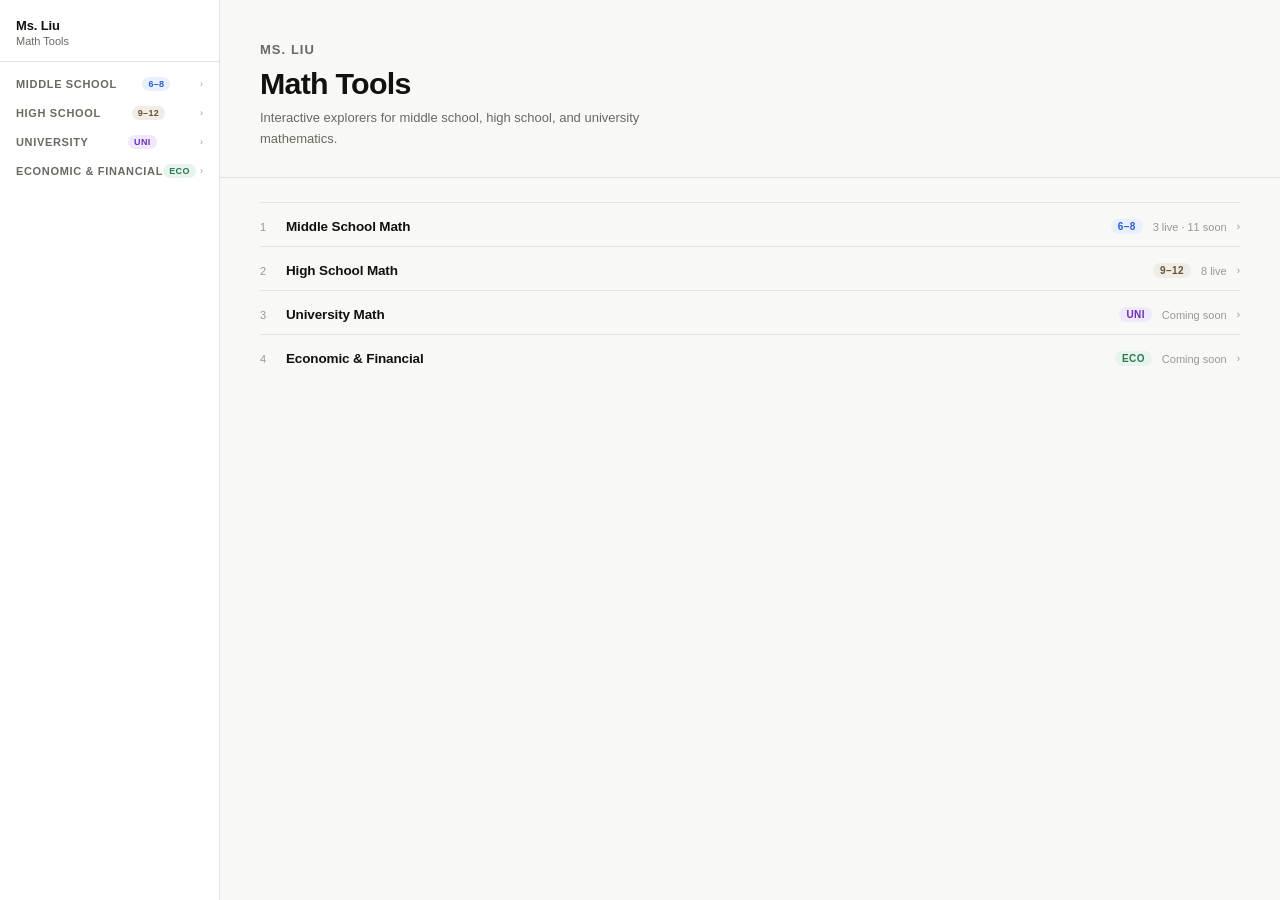
<file: index.html>
<!DOCTYPE html>
<html lang="en">
<head>
<meta charset="UTF-8" />
<meta name="viewport" content="width=device-width, initial-scale=1.0" />
<title>Ms. Liu — Math Tools</title>
<link rel="stylesheet" href="nav.css" />
<style>
  .page-hero {
    padding: 2.5rem 2.5rem 1.75rem;
    border-bottom: 1px solid var(--border);
  }
  .hero-byline {
    font-size: 11px; font-weight: 600; letter-spacing: 0.08em;
    text-transform: uppercase; color: var(--subtle); margin-bottom: 0.35rem;
  }
  .page-hero h1 {
    font-size: 1.9rem; font-weight: 600;
    letter-spacing: -0.025em; color: var(--text); margin-bottom: 0.4rem; line-height: 1.15;
  }
  .page-hero p { font-size: 13px; color: var(--muted); max-width: 420px; line-height: 1.6; }

  .categories { padding: 1.5rem 2.5rem 4rem; }

  .cat-block { margin-bottom: 0; }
  .cat-header {
    display: flex; align-items: center; gap: 10px;
    padding: 1rem 0 0.75rem;
    border-top: 1px solid var(--border);
    cursor: pointer; user-select: none;
  }
  .cat-header:hover .cat-title { color: var(--blue); }
  .cat-num { font-size: 11px; color: var(--subtle); width: 16px; flex-shrink: 0; }
  .cat-title { font-size: 13.5px; font-weight: 600; color: var(--text); flex: 1; letter-spacing: -0.01em; }
  .cat-count { font-size: 11px; color: var(--subtle); flex-shrink: 0; }
  .cat-chevron { font-size: 10px; color: var(--subtle); transition: transform 0.2s; flex-shrink: 0; }
  .cat-header.open .cat-chevron { transform: rotate(90deg); }

  .cat-body { display: none; padding-bottom: 1rem; }
  .cat-body.open { display: block; }

  .subcat { margin-bottom: 1.25rem; }
  .subcat-label {
    font-size: 10px; font-weight: 600; letter-spacing: 0.08em;
    text-transform: uppercase; color: var(--subtle);
    padding-bottom: 6px; margin-bottom: 6px;
    border-bottom: 1px solid var(--border);
  }

  .tool-grid {
    display: grid; grid-template-columns: 1fr 1fr;
    gap: 1px; background: var(--border); border: 1px solid var(--border);
  }
  @media (max-width: 480px) { .tool-grid { grid-template-columns: 1fr; } }

  .tool-card {
    background: var(--surface); padding: 0.75rem 0.9rem;
    text-decoration: none; display: flex; align-items: center;
    justify-content: space-between; gap: 0.5rem; transition: background 0.1s;
  }
  .tool-card:hover { background: var(--tag-bg); }
  .tool-card.soon { background: var(--soon-bg); pointer-events: none; }

  .tc-left { min-width: 0; }
  .tc-name { font-size: 12.5px; font-weight: 500; color: var(--text); display: block; margin-bottom: 1px; }
  .tool-card.soon .tc-name { color: var(--soon-text); font-style: italic; }
  .tc-formula { font-size: 11px; color: var(--muted); display: block; font-family: 'Georgia', serif; font-style: italic; }
  .tool-card.soon .tc-formula { color: var(--soon-text); }
  .tc-arrow { font-size: 13px; color: var(--subtle); flex-shrink: 0; }
  .tool-card.soon .tc-arrow { font-size: 11px; }

  .soon-note { font-size: 13px; color: var(--muted); padding: 0.5rem 0 0.75rem; }
</style>
</head>
<body>

<!-- MOBILE TOPBAR -->
<div class="topbar">
  <a href="index.html" class="topbar-brand">Ms. Liu <span>· Math Tools</span></a>
  <button class="menu-btn" id="menu-btn" aria-label="Open menu">
    <span></span><span></span><span></span>
  </button>
</div>

<!-- MOBILE BOTTOM SHEET -->
<div class="sheet-overlay" id="sheet-overlay" style="display:none;"></div>
<div class="sheet" id="nav-sheet" style="display:none;">
  <div id="sheet-mount"></div>
</div>

<!-- APP SHELL -->
<div class="app-shell">

  <!-- DESKTOP SIDEBAR -->
    <aside class="sidebar">
    <div id="sidebar-mount"></div>
  </aside>

  <!-- MAIN CONTENT -->
  <main class="content">

    <div class="page-hero">
      <p class="hero-byline">Ms. Liu</p>
      <h1>Math Tools</h1>
      <p>Interactive explorers for middle school, high school, and university mathematics.</p>
    </div>

    <div class="categories">

      <!-- 1 -->
      <div class="cat-block">
        <div class="cat-header" onclick="toggleCat(this)">
          <span class="cat-num">1</span>
          <span class="cat-title">Middle School Math</span>
          <span class="nav-group-pill pill-ms" style="font-size:10px;padding:2px 7px;">6–8</span>
          <span class="cat-count">3 live · 11 soon</span>
          <span class="cat-chevron">›</span>
        </div>
        <div class="cat-body">

          <div class="subcat">
            <div class="subcat-label">Number &amp; Operations</div>
            <div class="tool-grid">
              <a href="fraction_concepts.html" class="tool-card">
                <div class="tc-left"><span class="tc-name">Fraction Concepts</span><span class="tc-formula">proper · improper · mixed numbers</span></div>
                <span class="tc-arrow">›</span>
              </a>
              <a href="fraction_operations.html" class="tool-card"><div class="tc-left"><span class="tc-name">Fraction Operations</span><span class="tc-formula">+ − × ÷ fractions</span></div><span class="tc-arrow">›</span></a>
              <a href="frac_dec_percent.html" class="tool-card"><div class="tc-left"><span class="tc-name">Fraction · Decimal · Percent</span><span class="tc-formula">½ = 0.5 = 50%</span></div><span class="tc-arrow">›</span></a>
              <a href="#" class="tool-card soon"><div class="tc-left"><span class="tc-name">Integer Operations</span><span class="tc-formula">negative numbers · number line</span></div><span class="tc-arrow">Soon</span></a>
              <a href="#" class="tool-card soon"><div class="tc-left"><span class="tc-name">Ratios &amp; Proportions</span><span class="tc-formula">a : b · unit rates · scale</span></div><span class="tc-arrow">Soon</span></a>
              <a href="#" class="tool-card soon"><div class="tc-left"><span class="tc-name">Percent Problems</span><span class="tc-formula">discount · tax · tip · % change</span></div><span class="tc-arrow">Soon</span></a>
            </div>
          </div>

          <div class="subcat">
            <div class="subcat-label">Algebra Foundations</div>
            <div class="tool-grid">
              <a href="#" class="tool-card soon"><div class="tc-left"><span class="tc-name">Order of Operations</span><span class="tc-formula">PEMDAS / BEDMAS</span></div><span class="tc-arrow">Soon</span></a>
              <a href="#" class="tool-card soon"><div class="tc-left"><span class="tc-name">Solving Equations</span><span class="tc-formula">one-step · two-step · balance</span></div><span class="tc-arrow">Soon</span></a>
              <a href="#" class="tool-card soon"><div class="tc-left"><span class="tc-name">Inequalities</span><span class="tc-formula">x &gt; a · x ≤ b · number line</span></div><span class="tc-arrow">Soon</span></a>
              <a href="#" class="tool-card soon"><div class="tc-left"><span class="tc-name">Coordinate Plane</span><span class="tc-formula">(x, y) · four quadrants</span></div><span class="tc-arrow">Soon</span></a>
            </div>
          </div>

          <div class="subcat">
            <div class="subcat-label">Geometry</div>
            <div class="tool-grid">
              <a href="#" class="tool-card soon"><div class="tc-left"><span class="tc-name">Pythagorean Theorem</span><span class="tc-formula">a² + b² = c²</span></div><span class="tc-arrow">Soon</span></a>
              <a href="#" class="tool-card soon"><div class="tc-left"><span class="tc-name">Area &amp; Perimeter</span><span class="tc-formula">composite shapes · polygons</span></div><span class="tc-arrow">Soon</span></a>
              <a href="#" class="tool-card soon"><div class="tc-left"><span class="tc-name">Volume &amp; Surface Area</span><span class="tc-formula">prisms · cylinders · nets</span></div><span class="tc-arrow">Soon</span></a>
              <a href="#" class="tool-card soon"><div class="tc-left"><span class="tc-name">Angle Relationships</span><span class="tc-formula">supplementary · vertical · parallel</span></div><span class="tc-arrow">Soon</span></a>
            </div>
          </div>

          <div class="subcat">
            <div class="subcat-label">Statistics &amp; Data</div>
            <div class="tool-grid">
              <a href="#" class="tool-card soon"><div class="tc-left"><span class="tc-name">Probability Concepts</span><span class="tc-formula">P(event) · sample space</span></div><span class="tc-arrow">Soon</span></a>
              <a href="#" class="tool-card soon"><div class="tc-left"><span class="tc-name">Tree Diagrams</span><span class="tc-formula">compound events · counting</span></div><span class="tc-arrow">Soon</span></a>
              <a href="#" class="tool-card soon"><div class="tc-left"><span class="tc-name">Mean · Median · Mode · Range</span><span class="tc-formula">measures of centre &amp; spread</span></div><span class="tc-arrow">Soon</span></a>
              <a href="#" class="tool-card soon"><div class="tc-left"><span class="tc-name">Data Displays</span><span class="tc-formula">bar · line · circle · box plot</span></div><span class="tc-arrow">Soon</span></a>
            </div>
          </div>
        </div>
      </div>

      <!-- 2 -->
      <div class="cat-block">
        <div class="cat-header" onclick="toggleCat(this)">
          <span class="cat-num">2</span>
          <span class="cat-title">High School Math</span>
          <span class="nav-group-pill pill-hs" style="font-size:10px;padding:2px 7px;">9–12</span>
          <span class="cat-count">8 live</span>
          <span class="cat-chevron">›</span>
        </div>
        <div class="cat-body">
          <div class="subcat">
            <div class="subcat-label">Functions</div>
            <div class="tool-grid">
              <a href="linear_explorer.html" class="tool-card"><div class="tc-left"><span class="tc-name">Linear</span><span class="tc-formula">y = mx + b</span></div><span class="tc-arrow">›</span></a>
              <a href="quadratic_explorer.html" class="tool-card"><div class="tc-left"><span class="tc-name">Quadratic</span><span class="tc-formula">y = a[k(x−d)]² + c</span></div><span class="tc-arrow">›</span></a>
              <a href="sqrt_explorer.html" class="tool-card"><div class="tc-left"><span class="tc-name">Square Root</span><span class="tc-formula" style="display:flex;align-items:center;gap:2px;font-style:normal;">y = a<svg width="58" height="16" viewBox="0 0 58 16" style="overflow:visible;vertical-align:middle;display:inline-block;"><path d="M0,12 L5,12 L10,2 L58,2" fill="none" stroke="currentColor" stroke-width="1.4" stroke-linejoin="miter" stroke-linecap="round"/><text x="12" y="13" font-family="Georgia,serif" font-size="11" fill="currentColor">k(x−d)</text></svg> + c</span></div><span class="tc-arrow">›</span></a>
              <a href="rational_explorer.html" class="tool-card"><div class="tc-left"><span class="tc-name">Rational / Reciprocal</span><span class="tc-formula" style="display:flex;align-items:center;gap:3px;font-style:normal;">y = <span style="display:inline-flex;flex-direction:column;align-items:center;font-family:'Georgia',serif;font-size:10px;line-height:1;vertical-align:middle;"><span style="padding-bottom:1px;text-align:center;">a</span><span style="padding-top:1px;border-top:1px solid currentColor;text-align:center;">k(x−d)</span></span> + c</span></div><span class="tc-arrow">›</span></a>
              <a href="exponential_explorer.html" class="tool-card"><div class="tc-left"><span class="tc-name">Exponential</span><span class="tc-formula">y = a · bˣ</span></div><span class="tc-arrow">›</span></a>
              <a href="log_explorer.html" class="tool-card"><div class="tc-left"><span class="tc-name">Logarithmic</span><span class="tc-formula">y = a · log&#x2093;(x)</span></div><span class="tc-arrow">›</span></a>
            </div>
          </div>
          <div class="subcat">
            <div class="subcat-label">Trigonometry</div>
            <div class="tool-grid">
              <a href="trig_explorer.html" class="tool-card"><div class="tc-left"><span class="tc-name">Trig Ratios</span><span class="tc-formula">sin θ · cos θ · tan θ</span></div><span class="tc-arrow">›</span></a>
            </div>
          </div>
          <div class="subcat">
            <div class="subcat-label">Financial Literacy</div>
            <div class="tool-grid">
              <a href="interest_explorer.html" class="tool-card"><div class="tc-left"><span class="tc-name">Simple · Compound · Continuous</span><span class="tc-formula">A = P(1+rt) · A = P(1+r/n)ⁿᵗ · A = Peʳᵗ</span></div><span class="tc-arrow">›</span></a>
              <a href="present_value_explorer.html" class="tool-card"><div class="tc-left"><span class="tc-name">Present &amp; Future Value</span><span class="tc-formula">PV = FV/(1+r)ᵗ · FV = PV(1+r)ᵗ</span></div><span class="tc-arrow">›</span></a>
              <a href="annuity_explorer.html" class="tool-card"><div class="tc-left"><span class="tc-name">Annuity &amp; Growing Annuity</span><span class="tc-formula">PV = C/r · [1−(1+r)⁻ᵗ] · growing: C/(r−g)</span></div><span class="tc-arrow">›</span></a>
            </div>
          </div>
        </div>
      </div>

      <!-- 3 -->
      <div class="cat-block">
        <div class="cat-header" onclick="toggleCat(this)">
          <span class="cat-num">3</span>
          <span class="cat-title">University Math</span>
          <span class="nav-group-pill pill-uni" style="font-size:10px;padding:2px 7px;">Uni</span>
          <span class="cat-count">Coming soon</span>
          <span class="cat-chevron">›</span>
        </div>
        <div class="cat-body">
          <p class="soon-note">Calculus, linear algebra, statistics, and more — coming soon.</p>
        </div>
      </div>

      <!-- 4 -->
      <div class="cat-block">
        <div class="cat-header" onclick="toggleCat(this)">
          <span class="cat-num">4</span>
          <span class="cat-title">Economic &amp; Financial</span>
          <span class="nav-group-pill pill-eco" style="font-size:10px;padding:2px 7px;">Eco</span>
          <span class="cat-count">Coming soon</span>
          <span class="cat-chevron">›</span>
        </div>
        <div class="cat-body">
          <div class="subcat">
            <div class="subcat-label">Utility &amp; Production</div>
            <div class="tool-grid">
              <a href="#" class="tool-card soon"><div class="tc-left"><span class="tc-name">Cobb-Douglas Utility</span><span class="tc-formula">U = xᵃ · yᵇ</span></div><span class="tc-arrow">Soon</span></a>
              <a href="#" class="tool-card soon"><div class="tc-left"><span class="tc-name">Supply &amp; Demand</span><span class="tc-formula">P = f(Qˢ) · g(Qᵈ)</span></div><span class="tc-arrow">Soon</span></a>
              <a href="#" class="tool-card soon"><div class="tc-left"><span class="tc-name">Cost / Revenue / Profit</span><span class="tc-formula">π = R − C</span></div><span class="tc-arrow">Soon</span></a>
              <a href="#" class="tool-card soon"><div class="tc-left"><span class="tc-name">Logistic Growth</span><span class="tc-formula">P(t) = K / (1 + Ae⁻ʳᵗ)</span></div><span class="tc-arrow">Soon</span></a>
            </div>
          </div>
        </div>
      </div>

    </div>
  </main>
</div>

<script src="nav.js"></script>
<script>
  function toggleCat(hdr) {
    const body = hdr.nextElementSibling;
    const open = body.classList.toggle('open');
    hdr.classList.toggle('open', open);
  }
</script>
</body>
</html>
</file>
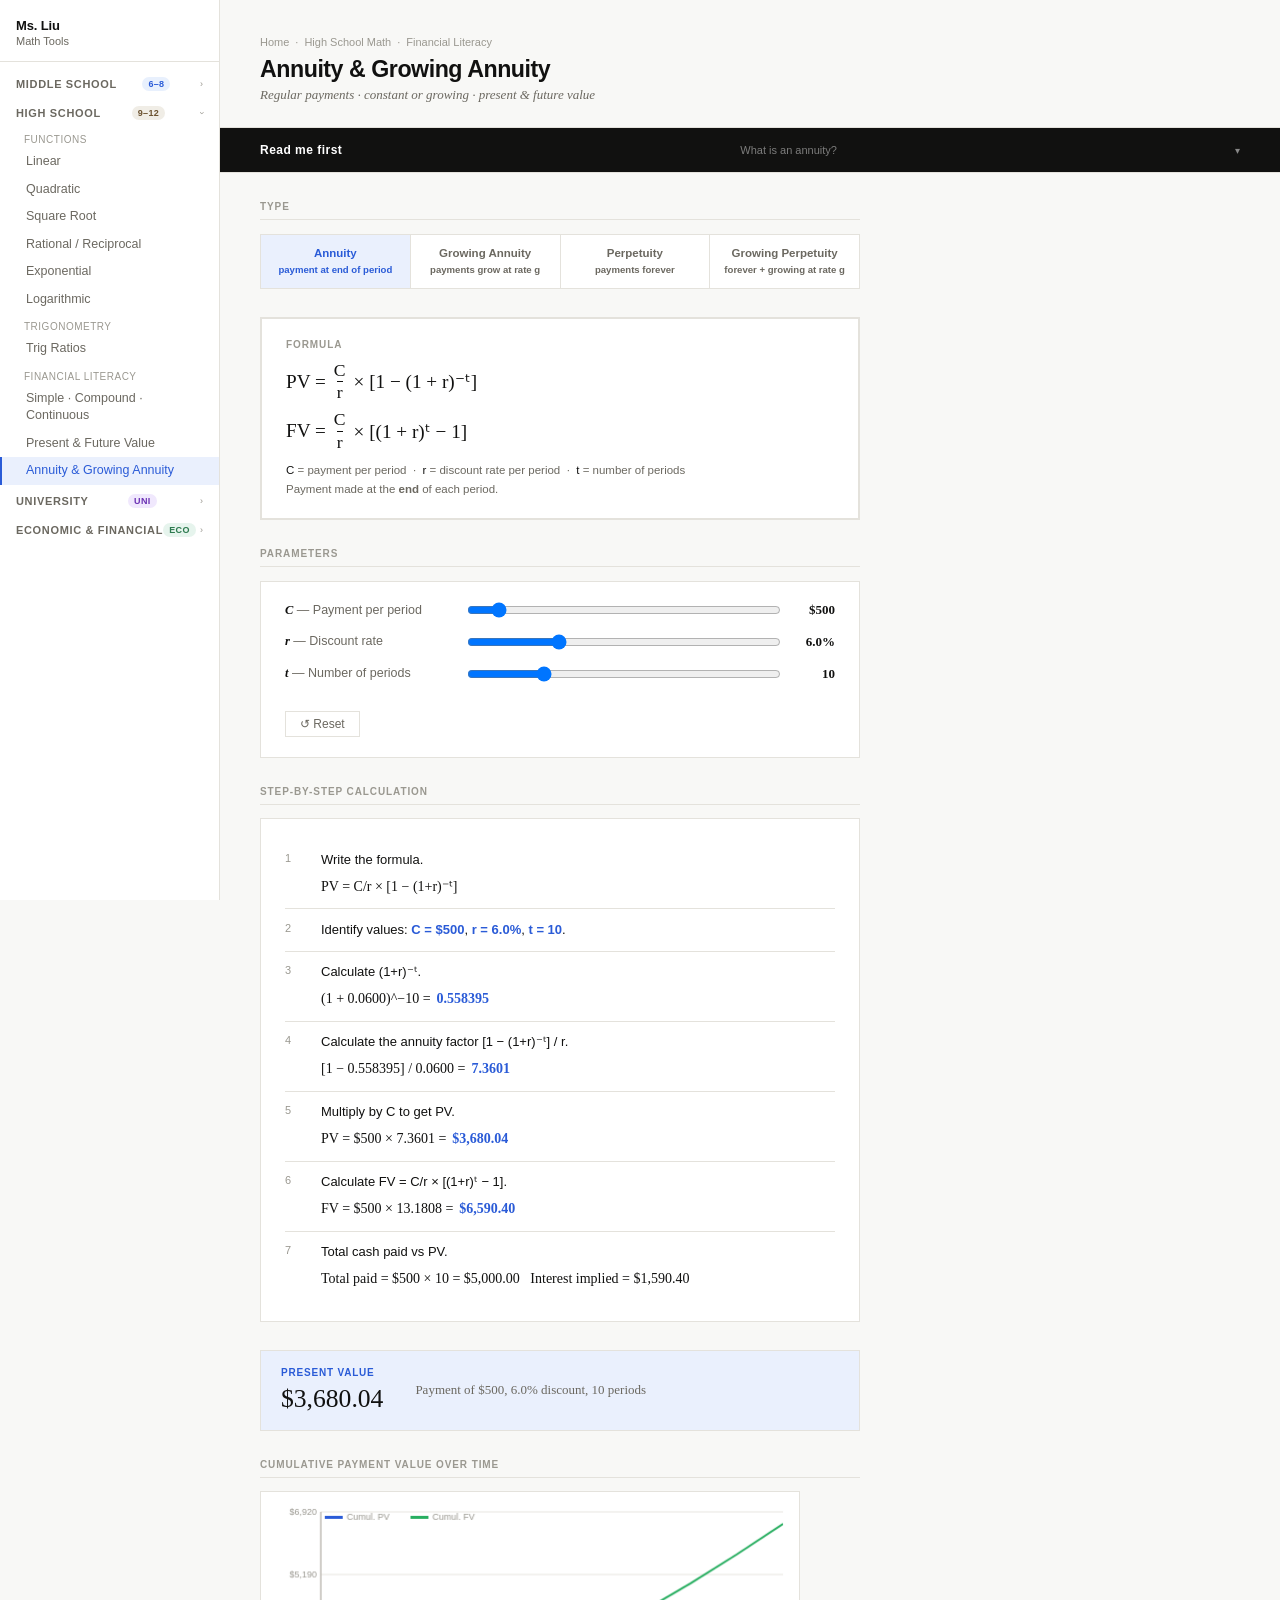
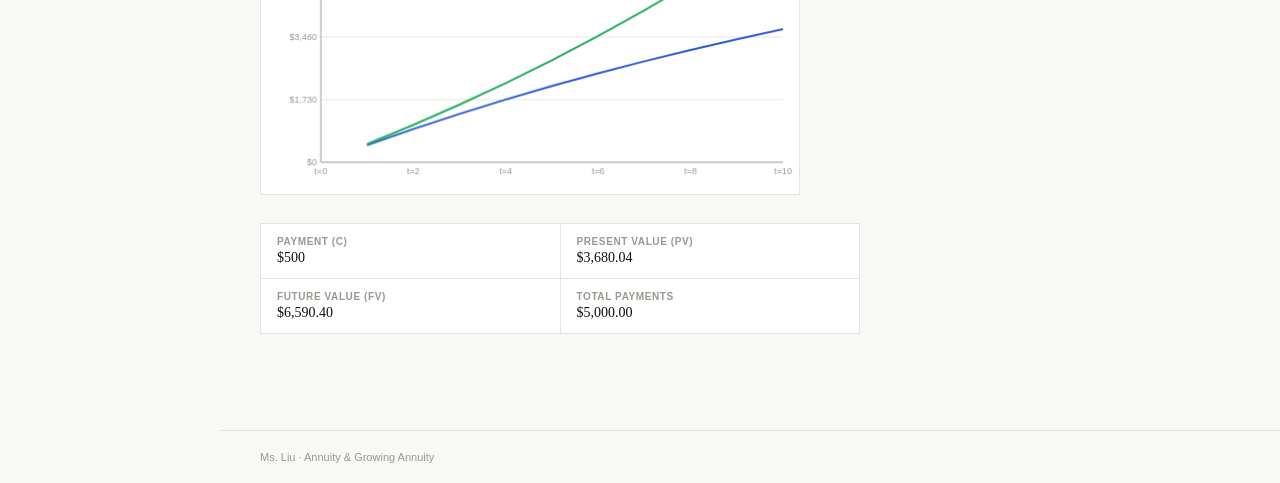
<file: annuity_explorer.html>
<!DOCTYPE html>
<html lang="en">
<head>
<meta charset="UTF-8"/>
<meta name="viewport" content="width=device-width, initial-scale=1.0"/>
<title>Annuity &amp; Growing Annuity — Ms. Liu</title>
<link rel="stylesheet" href="nav.css"/>
<style>
  .mode-tabs{display:flex;gap:1px;background:var(--border);border:1px solid var(--border);margin-bottom:1.5rem;flex-wrap:wrap;}
  .mode-tab{flex:1;min-width:120px;padding:.65rem .5rem;font-size:11.5px;font-weight:600;background:var(--surface);color:var(--muted);cursor:pointer;text-align:center;border:none;transition:background .1s,color .1s;line-height:1.4;}
  .mode-tab:hover{background:var(--tag-bg);color:var(--text);}
  .mode-tab.active{background:var(--blue-bg);color:var(--blue);}

  /* formula box — prominent, before sliders */
  .formula-box{background:var(--surface);border:2px solid var(--border);padding:1.25rem 1.5rem;margin-bottom:1.75rem;}
  .formula-box-title{font-size:10px;font-weight:600;letter-spacing:.09em;text-transform:uppercase;color:var(--subtle);margin-bottom:.75rem;display:block;}
  .formula-row{margin-bottom:.6rem;display:flex;align-items:center;gap:.5rem;flex-wrap:wrap;}
  .formula-main{font-family:'Georgia',serif;font-size:1.2rem;color:var(--text);}
  .formula-note{font-size:11.5px;color:var(--muted);margin-top:.25rem;line-height:1.6;}
  .formula-note span{color:var(--text);font-weight:500;}

  /* inline fraction */
  .fi{display:inline-flex;flex-direction:column;align-items:center;font-family:'Georgia',serif;vertical-align:middle;line-height:1;}
  .fi .fn{padding-bottom:2px;text-align:center;display:block;}
  .fi .fd{padding-top:2px;border-top:1.5px solid currentColor;text-align:center;display:block;}

  /* steps */
  .step{display:grid;grid-template-columns:1.5rem 1fr;gap:0 .75rem;padding:.65rem 0;border-top:1px solid var(--border);align-items:start;}
  .step:first-child{border-top:none;}
  .step-n{font-size:11px;color:var(--subtle);padding-top:2px;}
  .step-b{font-size:13px;color:var(--text);line-height:1.6;}
  .step-b em{font-style:normal;color:var(--blue);font-weight:600;}
  .step-math{margin-top:5px;font-family:'Georgia',serif;font-size:14px;display:flex;align-items:center;gap:6px;flex-wrap:wrap;}

  :root{--green:#2d7a4f;--green-bg:#e6f4ed;}
  @media(prefers-color-scheme:dark){:root{--green:#5ab87a;--green-bg:#0f2a1a;}}
</style>
</head>
<body>

<div class="topbar">
  <a href="index.html" class="topbar-brand">Ms. Liu <span>· Math Tools</span></a>
  <button class="menu-btn" id="menu-btn" aria-label="Open menu"><span></span><span></span><span></span></button>
</div>
<div class="sheet-overlay" id="sheet-overlay" style="display:none;"></div>
<div class="sheet" id="nav-sheet" style="display:none;"><div id="sheet-mount"></div></div>

<div class="app-shell">
  <aside class="sidebar"><div id="sidebar-mount"></div></aside>

  <main class="content">
    <div class="page-header">
      <div class="breadcrumb">
        <a href="index.html">Home</a><span class="breadcrumb-sep">·</span>
        <span>High School Math</span><span class="breadcrumb-sep">·</span>
        <span>Financial Literacy</span>
      </div>
      <h1 class="page-title">Annuity &amp; Growing Annuity</h1>
      <p class="page-formula">Regular payments · constant or growing · present &amp; future value</p>
    </div>

    <div class="readme">
      <div class="readme-header" id="readme-hdr" onclick="toggleReadme()">
        <span class="readme-label">Read me first</span>
        <span class="readme-hint">What is an annuity?</span>
        <span class="readme-arrow">▾</span>
      </div>
      <div class="readme-body" id="readme-body">
        <h3>What is an annuity?</h3>
        <ul>
          <li>A series of <strong>equal payments</strong> made at regular intervals (monthly, annually)</li>
          <li>Examples: mortgage payments, pension payouts, loan repayments, savings plans</li>
        </ul>
        <h3>Growing Annuity</h3>
        <ul>
          <li>Payments grow at a constant rate g each period (e.g. salary rising 3% per year)</li>
          <li>Requires r ≠ g</li>
          <li>If r = g, PV = C × t / (1+r)</li>
        </ul>
        <h3>Key formulas at a glance</h3>
        <ul>
          <li>Annuity PV = C/r × [1 − (1+r)⁻ᵗ]</li>
          <li>Annuity FV = C/r × [(1+r)ᵗ − 1]</li>
          <li>Growing Annuity PV = C/(r−g) × [1 − ((1+g)/(1+r))ᵗ]</li>
          <li>Perpetuity PV = C/r</li>
          <li>Growing Perpetuity PV = C/(r−g)</li>
        </ul>
        <h3>Try this</h3>
        <ul>
          <li>Set C=$500/mo, r=6%, t=30 — what is the PV of a 30-year mortgage stream?</li>
          <li>Growing annuity: set g=3%, r=7% — how does growth change the PV?</li>
          <li>Compare Perpetuity vs Growing Perpetuity — see how growth dramatically raises PV</li>
        </ul>
      </div>
    </div>

    <div class="tool-body">

      <!-- MODE TABS -->
      <div style="margin-bottom:1.75rem;">
        <div class="section-label">Type</div>
        <div class="mode-tabs">
          <button class="mode-tab active" id="tab-0" onclick="setMode(0)">Annuity<br><small>payment at end of period</small></button>
          <button class="mode-tab" id="tab-1" onclick="setMode(1)">Growing Annuity<br><small>payments grow at rate g</small></button>
          <button class="mode-tab" id="tab-2" onclick="setMode(2)">Perpetuity<br><small>payments forever</small></button>
          <button class="mode-tab" id="tab-3" onclick="setMode(3)">Growing Perpetuity<br><small>forever + growing at rate g</small></button>
        </div>
      </div>

      <!-- FORMULA BOX -->
      <div class="formula-box">
        <span class="formula-box-title">Formula</span>
        <div id="formula-content"><!-- filled by JS --></div>
      </div>

      <!-- SLIDERS -->
      <div style="margin-bottom:1.75rem;">
        <div class="section-label">Parameters</div>
        <div class="panel">
          <div class="slider-row">
            <span class="slider-label"><strong>C</strong> — Payment per period</span>
            <input type="range" id="sC" min="100" max="5000" step="50" value="500" oninput="update()">
            <span class="slider-val" id="C-val">$500</span>
          </div>
          <div class="slider-row">
            <span class="slider-label"><strong>r</strong> — Discount rate</span>
            <input type="range" id="sr" min="0.5" max="20" step="0.5" value="6" oninput="update()">
            <span class="slider-val" id="r-val">6.0%</span>
          </div>
          <div class="slider-row" id="t-row">
            <span class="slider-label"><strong>t</strong> — Number of periods</span>
            <input type="range" id="st" min="1" max="40" step="1" value="10" oninput="update()">
            <span class="slider-val" id="t-val">10</span>
          </div>
          <div class="slider-row" id="g-row" style="display:none;">
            <span class="slider-label"><strong>g</strong> — Growth rate per period</span>
            <input type="range" id="sg" min="0.5" max="15" step="0.5" value="3" oninput="update()">
            <span class="slider-val" id="g-val">3.0%</span>
          </div>
          <button class="btn-reset" onclick="resetSliders()">↺ Reset</button>
        </div>
      </div>

      <!-- STEP-BY-STEP -->
      <div style="margin-bottom:1.75rem;">
        <div class="section-label">Step-by-step calculation</div>
        <div class="panel"><div id="steps-wrap"></div></div>
      </div>

      <!-- RESULT -->
      <div id="result-wrap" style="margin-bottom:1.75rem;"></div>

      <!-- GRAPH -->
      <div style="margin-bottom:1.75rem;" id="graph-section">
        <div class="section-label">Cumulative payment value over time</div>
        <div class="graph-wrap" style="max-width:540px;aspect-ratio:16/9;">
          <canvas id="graph" width="540" height="304"></canvas>
        </div>
      </div>

      <!-- FACTS -->
      <div class="facts" id="facts-grid">
        <div class="fact"><div class="fact-label">Payment (C)</div><div class="fact-val" id="f-C">$500</div></div>
        <div class="fact"><div class="fact-label" id="f-PV-label">Present Value (PV)</div><div class="fact-val" id="f-PV">—</div></div>
        <div class="fact"><div class="fact-label" id="f-FV-label">Future Value (FV)</div><div class="fact-val" id="f-FV">—</div></div>
        <div class="fact"><div class="fact-label">Total Payments</div><div class="fact-val" id="f-total">—</div></div>
      </div>

    </div>
    <div class="page-footer">Ms. Liu · Annuity &amp; Growing Annuity</div>
  </main>
</div>

<script src="nav.js"></script>
<script>
  function toggleReadme(){
    const hdr=document.getElementById('readme-hdr'),body=document.getElementById('readme-body');
    const open=body.classList.toggle('open');hdr.classList.toggle('open',open);
  }

  let modeIdx=0;

  /* formula display for each mode */
  const formulas=[
    /* 0: annuity */
    `<div class="formula-row">
       <span class="formula-main">PV = </span>
       <span class="fi" style="font-size:1.1rem;"><span class="fn">C</span><span class="fd">r</span></span>
       <span class="formula-main"> × [1 − (1 + r)⁻ᵗ]</span>
     </div>
     <div class="formula-row">
       <span class="formula-main">FV = </span>
       <span class="fi" style="font-size:1.1rem;"><span class="fn">C</span><span class="fd">r</span></span>
       <span class="formula-main"> × [(1 + r)ᵗ − 1]</span>
     </div>
     <div class="formula-note"><span>C</span> = payment per period &nbsp;·&nbsp; <span>r</span> = discount rate per period &nbsp;·&nbsp; <span>t</span> = number of periods<br>Payment made at the <strong>end</strong> of each period.</div>`,

    /* 1: growing annuity */
    `<div class="formula-row" style="align-items:center;gap:.4rem;flex-wrap:wrap;">
       <span class="formula-main">PV = </span>
       <span class="fi" style="font-size:1.1rem;"><span class="fn">C</span><span class="fd">r − g</span></span>
       <span class="formula-main"> × </span>
       <span class="formula-main">[1 − </span>
       <span class="fi" style="font-size:1.05rem;"><span class="fn">(1 + g)ᵗ</span><span class="fd">(1 + r)ᵗ</span></span>
       <span class="formula-main">]</span>
     </div>
     <div class="formula-note"><span>C</span> = first payment &nbsp;·&nbsp; <span>r</span> = discount rate &nbsp;·&nbsp; <span>g</span> = growth rate per period &nbsp;·&nbsp; <span>t</span> = periods<br>Each payment grows by factor (1+g) vs the previous period. Requires <strong>r ≠ g</strong>.</div>`,

    /* 2: perpetuity */
    `<div class="formula-row">
       <span class="formula-main">PV = </span>
       <span class="fi" style="font-size:1.2rem;"><span class="fn">C</span><span class="fd">r</span></span>
     </div>
     <div class="formula-note"><span>C</span> = constant payment per period &nbsp;·&nbsp; <span>r</span> = discount rate<br>A perpetuity pays <strong>forever</strong> (t → ∞). The PV converges to C/r because distant payments have negligible present value.</div>`,

    /* 3: growing perpetuity */
    `<div class="formula-row">
       <span class="formula-main">PV = </span>
       <span class="fi" style="font-size:1.2rem;"><span class="fn">C</span><span class="fd">r − g</span></span>
     </div>
     <div class="formula-note"><span>C</span> = first payment &nbsp;·&nbsp; <span>r</span> = discount rate &nbsp;·&nbsp; <span>g</span> = growth rate per period<br>Payments grow at rate g <strong>forever</strong>. Requires <strong>r &gt; g</strong> for PV to converge.</div>`,
  ];

  function setMode(i){
    modeIdx=i;
    [0,1,2,3].forEach(j=>document.getElementById('tab-'+j).classList.toggle('active',j===i));
    document.getElementById('formula-content').innerHTML=formulas[i];
    /* g slider: show for growing annuity (1) and growing perpetuity (3) */
    document.getElementById('g-row').style.display=(i===1||i===3)?'flex':'none';
    /* t slider: hide for perpetuity (2) and growing perpetuity (3) */
    document.getElementById('t-row').style.display=(i===2||i===3)?'none':'flex';
    /* graph: hide for perpetuity (2) and growing perpetuity (3) */
    document.getElementById('graph-section').style.display=(i===2||i===3)?'none':'block';
    update();
  }

  function fmt(v){return '$'+v.toLocaleString('en-CA',{minimumFractionDigits:2,maximumFractionDigits:2});}

  function update(){
    const C=+document.getElementById('sC').value;
    const r=+document.getElementById('sr').value/100;
    const t=+document.getElementById('st').value;
    const g=+document.getElementById('sg').value/100;

    document.getElementById('C-val').textContent='$'+C.toLocaleString();
    document.getElementById('r-val').textContent=(r*100).toFixed(1)+'%';
    document.getElementById('t-val').textContent=t;
    document.getElementById('g-val').textContent=(g*100).toFixed(1)+'%';
    document.getElementById('f-C').textContent='$'+C.toLocaleString();

    let PV,FV,steps='',totalPmt;

    if(modeIdx===0){
      /* annuity */
      const factor=Math.pow(1+r,t);
      const annFactor=(1-Math.pow(1+r,-t))/r;
      const fvFactor=(factor-1)/r;
      PV=C*annFactor; FV=C*fvFactor; totalPmt=C*t;
      steps=`
        <div class="step"><span class="step-n">1</span><div class="step-b">Write the formula.<div class="step-math">PV = C/r × [1 − (1+r)⁻ᵗ]</div></div></div>
        <div class="step"><span class="step-n">2</span><div class="step-b">Identify values: <em>C = $${C.toLocaleString()}</em>, <em>r = ${(r*100).toFixed(1)}%</em>, <em>t = ${t}</em>.</div></div>
        <div class="step"><span class="step-n">3</span><div class="step-b">Calculate (1+r)⁻ᵗ.<div class="step-math">(1 + ${r.toFixed(4)})^−${t} = <em>${Math.pow(1+r,-t).toFixed(6)}</em></div></div></div>
        <div class="step"><span class="step-n">4</span><div class="step-b">Calculate the annuity factor [1 − (1+r)⁻ᵗ] / r.<div class="step-math">[1 − ${Math.pow(1+r,-t).toFixed(6)}] / ${r.toFixed(4)} = <em>${annFactor.toFixed(4)}</em></div></div></div>
        <div class="step"><span class="step-n">5</span><div class="step-b">Multiply by C to get PV.<div class="step-math">PV = $${C.toLocaleString()} × ${annFactor.toFixed(4)} = <em>${fmt(PV)}</em></div></div></div>
        <div class="step"><span class="step-n">6</span><div class="step-b">Calculate FV = C/r × [(1+r)ᵗ − 1].<div class="step-math">FV = $${C.toLocaleString()} × ${fvFactor.toFixed(4)} = <em>${fmt(FV)}</em></div></div></div>
        <div class="step"><span class="step-n">7</span><div class="step-b">Total cash paid vs PV.<div class="step-math">Total paid = $${C.toLocaleString()} × ${t} = ${fmt(totalPmt)} &nbsp; Interest implied = ${fmt(FV-totalPmt)}</div></div></div>`;
      document.getElementById('f-PV-label').textContent='Present Value (PV)'; document.getElementById('f-FV-label').textContent='Future Value (FV)';
      document.getElementById('f-FV').textContent=fmt(FV);

    } else if(modeIdx===1){
      /* growing annuity */
      totalPmt=0;
      for(let i=0;i<t;i++) totalPmt+=C*Math.pow(1+g,i);
      if(Math.abs(r-g)<0.0001){
        PV=C*t/(1+r); FV=PV*Math.pow(1+r,t);
        steps=`<div class="step"><span class="step-n">1</span><div class="step-b">Special case: r = g. PV = C × t / (1+r).<div class="step-math">PV = $${C.toLocaleString()} × ${t} / ${(1+r).toFixed(4)} = <em>${fmt(PV)}</em></div></div></div>`;
      } else {
        const ratio=Math.pow((1+g)/(1+r),t);
        PV=C/(r-g)*(1-ratio);
        FV=PV*Math.pow(1+r,t);
        steps=`
          <div class="step"><span class="step-n">1</span><div class="step-b">Write the formula.<div class="step-math">PV = C/(r−g) × [1 − (1+g)ᵗ/(1+r)ᵗ]</div></div></div>
          <div class="step"><span class="step-n">2</span><div class="step-b">Identify values: <em>C=$${C.toLocaleString()}</em>, <em>r=${(r*100).toFixed(1)}%</em>, <em>g=${(g*100).toFixed(1)}%</em>, <em>t=${t}</em>.</div></div>
          <div class="step"><span class="step-n">3</span><div class="step-b">Calculate C/(r−g).<div class="step-math">$${C.toLocaleString()} / (${r.toFixed(4)} − ${g.toFixed(4)}) = <em>${(C/(r-g)).toFixed(2)}</em></div></div></div>
          <div class="step"><span class="step-n">4</span><div class="step-b">Calculate (1+g)ᵗ / (1+r)ᵗ.<div class="step-math">(1+${g.toFixed(4)})^${t} / (1+${r.toFixed(4)})^${t} = <em>${ratio.toFixed(6)}</em></div></div></div>
          <div class="step"><span class="step-n">5</span><div class="step-b">Multiply to get PV.<div class="step-math">PV = ${(C/(r-g)).toFixed(2)} × (1 − ${ratio.toFixed(6)}) = <em>${fmt(PV)}</em></div></div></div>
          <div class="step"><span class="step-n">6</span><div class="step-b">Total cash paid (growing payments).<div class="step-math">Total = <em>${fmt(totalPmt)}</em></div></div></div>`;
      }
      document.getElementById('f-PV-label').textContent='Present Value (PV)'; document.getElementById('f-FV-label').textContent='Future Value (FV)';
      document.getElementById('f-FV').textContent=fmt(FV);

    } else if(modeIdx===2){
      /* perpetuity */
      PV=C/r; totalPmt=Infinity;
      steps=`
        <div class="step"><span class="step-n">1</span><div class="step-b">A perpetuity pays C every period <em>forever</em>. As t → ∞, the PV formula simplifies.</div></div>
        <div class="step"><span class="step-n">2</span><div class="step-b">As t→∞, (1+r)⁻ᵗ → 0, so [1−(1+r)⁻ᵗ]/r → 1/r.<div class="step-math">PV = C/r</div></div></div>
        <div class="step"><span class="step-n">3</span><div class="step-b">Substitute values.<div class="step-math">PV = $${C.toLocaleString()} / ${r.toFixed(4)} = <em>${fmt(PV)}</em></div></div></div>
        <div class="step"><span class="step-n">4</span><div class="step-b">Interpretation: pay <em>${fmt(PV)}</em> today for $${C.toLocaleString()} forever at ${(r*100).toFixed(1)}% discount rate.</div></div>`;
      document.getElementById('f-PV-label').textContent='Present Value (PV)';
      document.getElementById('f-FV-label').textContent='FV'; document.getElementById('f-FV').textContent='∞';

    } else {
      /* growing perpetuity */
      if(r<=g){
        PV=Infinity;
        steps=`<div class="step"><span class="step-n">!</span><div class="step-b">Growing perpetuity requires <em>r &gt; g</em>. Current values make PV infinite — increase r or decrease g.</div></div>`;
        document.getElementById('f-PV-label').textContent='Present Value (PV)';
        document.getElementById('f-FV-label').textContent='FV'; document.getElementById('f-FV').textContent='∞';
        totalPmt=Infinity;
      } else {
        PV=C/(r-g); totalPmt=Infinity;
        steps=`
          <div class="step"><span class="step-n">1</span><div class="step-b">A growing perpetuity pays C forever, with each payment growing at rate g.</div></div>
          <div class="step"><span class="step-n">2</span><div class="step-b">As t→∞ with r &gt; g, the formula simplifies to C/(r−g).<div class="step-math">PV = C / (r − g)</div></div></div>
          <div class="step"><span class="step-n">3</span><div class="step-b">Substitute values.<div class="step-math">PV = $${C.toLocaleString()} / (${r.toFixed(4)} − ${g.toFixed(4)}) = $${C.toLocaleString()} / ${(r-g).toFixed(4)} = <em>${fmt(PV)}</em></div></div></div>
          <div class="step"><span class="step-n">4</span><div class="step-b">Interpretation: pay <em>${fmt(PV)}</em> today for payments starting at $${C.toLocaleString()} growing at ${(g*100).toFixed(1)}% forever.</div></div>`;
        document.getElementById('f-PV-label').textContent='Present Value (PV)';
        document.getElementById('f-FV-label').textContent='FV'; document.getElementById('f-FV').textContent='∞';
      }
    }

    document.getElementById('steps-wrap').innerHTML=steps;
    document.getElementById('f-PV').textContent=fmt(PV);
    document.getElementById('f-total').textContent=totalPmt===Infinity?'∞':fmt(totalPmt);

    const pvDisplay = (PV===Infinity||isNaN(PV)) ? '∞' : fmt(PV);
    document.getElementById('result-wrap').innerHTML=`
      <div style="background:var(--blue-bg);border:1px solid var(--border);padding:1rem 1.25rem;display:flex;align-items:center;gap:2rem;flex-wrap:wrap;">
        <div><div style="font-size:10px;font-weight:600;color:var(--blue);letter-spacing:.08em;text-transform:uppercase;margin-bottom:6px;">Present Value</div>
          <div style="font-family:'Georgia',serif;font-size:1.6rem;color:var(--text);">${pvDisplay}</div></div>
        ${(modeIdx===0||modeIdx===1)?`<div style="font-size:13px;color:var(--muted);font-family:'Georgia',serif;">
          ${modeIdx===1?'Growing p':'P'}ayment of $${C.toLocaleString()}, ${modeIdx===1?'growing at '+(g*100).toFixed(1)+'%, ':''}${(r*100).toFixed(1)}% discount, ${t} periods</div>`:''}
      </div>`;

    if(modeIdx===0||modeIdx===1) drawGraph(C,r,t,g);
  }

  function drawGraph(C,r,t,g){
    const cv=document.getElementById('graph');
    if(!cv) return;
    const W=cv.width,H=cv.height,ctx=cv.getContext('2d');
    const dk=window.matchMedia('(prefers-color-scheme:dark)').matches;
    const col={bg:dk?'#1c1b1a':'#fff',grid:dk?'#2c2b28':'#e8e6e0',axis:dk?'#4a4845':'#c0bdb6',txt:dk?'#6a6865':'#9a9890',pv:dk?'#6a9ef0':'#2a5bd7',fv:dk?'#5ab87a':'#27ae60'};
    ctx.clearRect(0,0,W,H); ctx.fillStyle=col.bg; ctx.fillRect(0,0,W,H);

    const pL=60,pR=16,pT=20,pB=32,iW=W-pL-pR,iH=H-pT-pB;

    /* cumulative PV and FV at each period */
    const pvArr=[],fvArr=[];
    for(let i=1;i<=t;i++){
      let pv=0,fv=0;
      for(let j=1;j<=i;j++){
        const payment=modeIdx===1?C*Math.pow(1+g,j-1):C;
        const dueMult=1;
        pv+=payment*dueMult/Math.pow(1+r,j);
        fv+=payment*dueMult*Math.pow(1+r,i-j);
      }
      pvArr.push(pv); fvArr.push(fv);
    }
    const maxY=Math.max(...fvArr)*1.05;
    const tx=i=>pL+i/t*iW;
    const ty=v=>pT+iH-(v/maxY)*iH;

    ctx.strokeStyle=col.grid; ctx.lineWidth=1;
    for(let i=0;i<=4;i++){
      const y=pT+iH*(i/4); ctx.beginPath(); ctx.moveTo(pL,y); ctx.lineTo(W-pR,y); ctx.stroke();
      const val=maxY*(1-i/4);
      ctx.fillStyle=col.txt; ctx.font='9px Helvetica Neue,Arial,sans-serif';
      ctx.textAlign='right'; ctx.fillText('$'+Math.round(val).toLocaleString(),pL-4,y+3);
    }
    for(let i=0;i<=t;i+=Math.ceil(t/6)){
      ctx.fillStyle=col.txt; ctx.textAlign='center'; ctx.fillText('t='+i,tx(i),H-pB+12);
    }
    ctx.strokeStyle=col.axis; ctx.lineWidth=1.5;
    ctx.beginPath(); ctx.moveTo(pL,pT); ctx.lineTo(pL,H-pB); ctx.stroke();
    ctx.beginPath(); ctx.moveTo(pL,H-pB); ctx.lineTo(W-pR,H-pB); ctx.stroke();

    ctx.save(); ctx.beginPath(); ctx.rect(pL,pT,iW,iH); ctx.clip();

    /* PV line */
    ctx.strokeStyle=col.pv; ctx.lineWidth=2; ctx.setLineDash([]);
    ctx.beginPath();
    pvArr.forEach((v,i)=>{ if(i===0) ctx.moveTo(tx(i+1),ty(v)); else ctx.lineTo(tx(i+1),ty(v)); });
    ctx.stroke();

    /* FV line */
    ctx.strokeStyle=col.fv; ctx.lineWidth=2;
    ctx.beginPath();
    fvArr.forEach((v,i)=>{ if(i===0) ctx.moveTo(tx(i+1),ty(v)); else ctx.lineTo(tx(i+1),ty(v)); });
    ctx.stroke();

    ctx.restore();

    /* legend */
    ctx.fillStyle=col.pv; ctx.fillRect(pL+4,pT+4,18,3); ctx.fillStyle=col.txt; ctx.font='9px Helvetica Neue,Arial,sans-serif'; ctx.textAlign='left'; ctx.fillText('Cumul. PV',pL+26,pT+8);
    ctx.fillStyle=col.fv; ctx.fillRect(pL+90,pT+4,18,3); ctx.fillStyle=col.txt; ctx.fillText('Cumul. FV',pL+112,pT+8);
  }

  function resetSliders(){
    document.getElementById('sC').value=500;
    document.getElementById('sr').value=6;
    document.getElementById('st').value=10;
    document.getElementById('sg').value=3;
    setMode(0);
  }

  window.matchMedia('(prefers-color-scheme:dark)').addEventListener('change',()=>update());
  setMode(0);
</script>
</body>
</html>
</file>
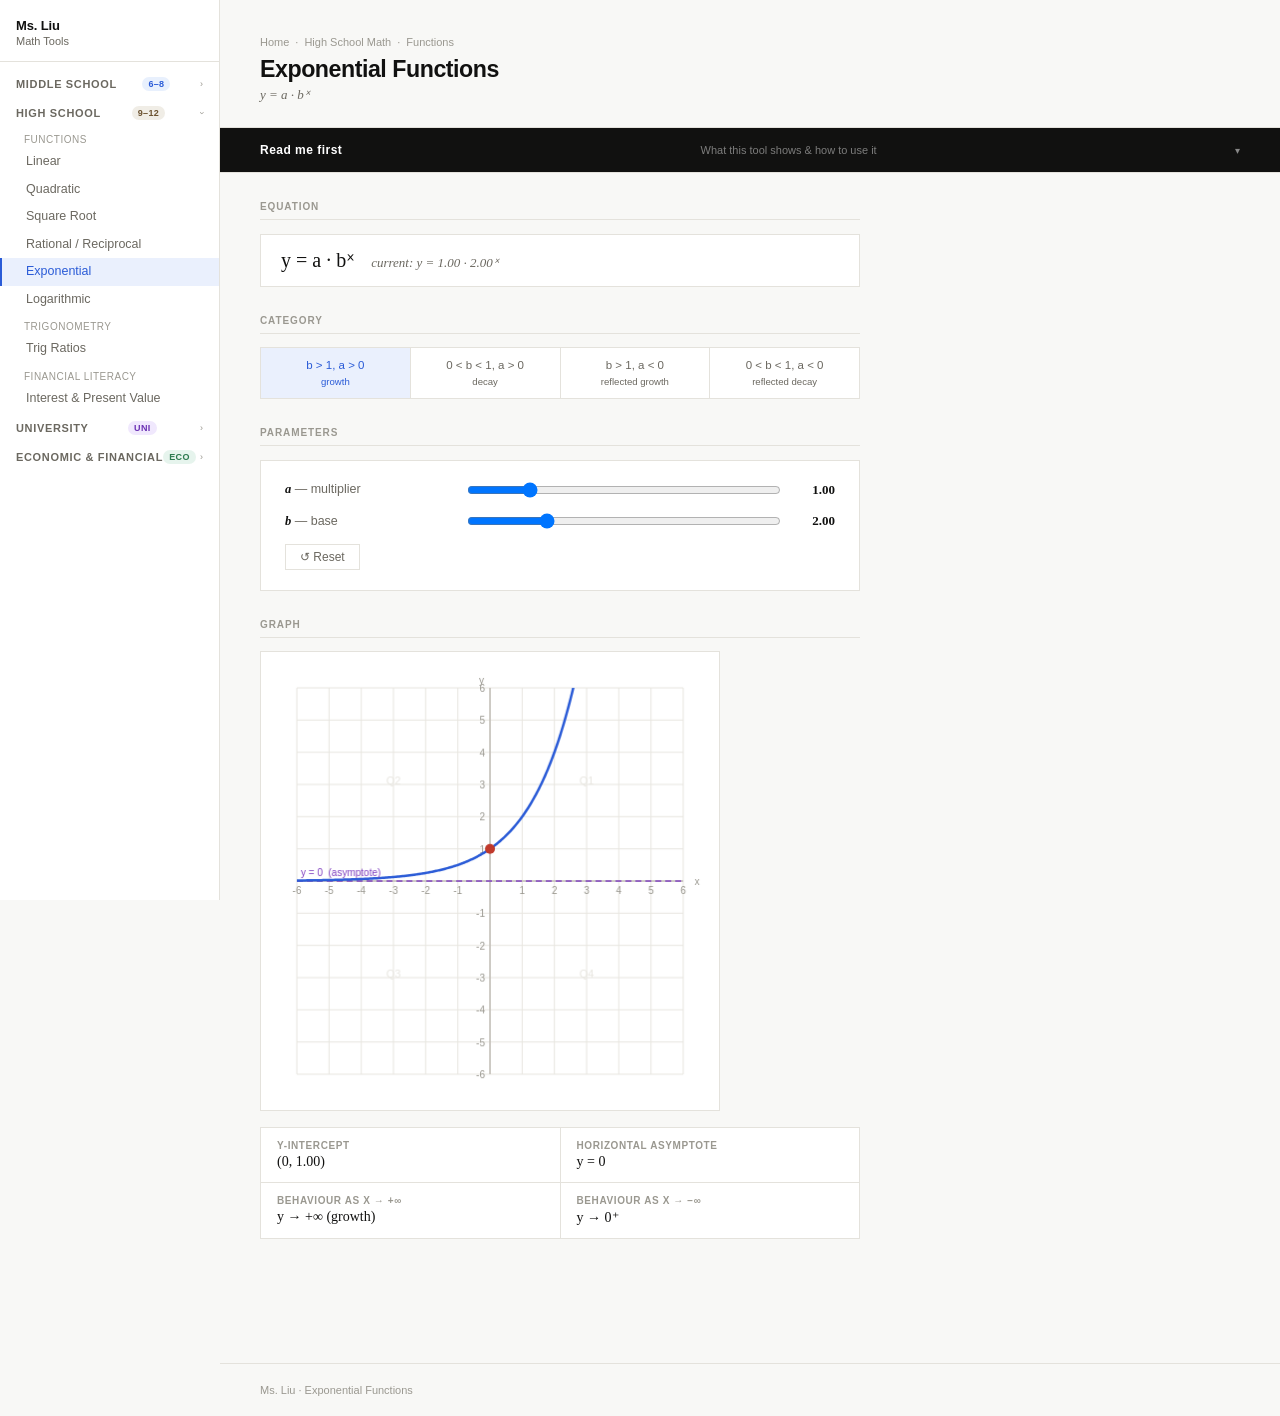
<file: exponential_explorer.html>
<!DOCTYPE html>
<html lang="en">
<head>
<meta charset="UTF-8"/>
<meta name="viewport" content="width=device-width, initial-scale=1.0"/>
<title>Exponential Functions — Ms. Liu</title>
<link rel="stylesheet" href="nav.css"/>
<style>
  .cat-tabs { display:flex; gap:1px; background:var(--border); border:1px solid var(--border); margin-bottom:1.25rem; flex-wrap:wrap; }
  .cat-tab {
    flex:1; min-width:120px; padding:0.55rem 0.75rem; font-size:11.5px; font-weight:500;
    background:var(--surface); color:var(--muted); cursor:pointer; text-align:center;
    border:none; transition:background 0.1s, color 0.1s; line-height:1.4;
  }
  .cat-tab:hover { background:var(--tag-bg); color:var(--text); }
  .cat-tab.active { background:var(--blue-bg); color:var(--blue); }
</style>
</head>
<body>

<!-- MOBILE TOPBAR -->
<div class="topbar">
  <span class="topbar-brand">Ms. Liu <span>· Math Tools</span></span>
  <button class="menu-btn" id="menu-btn" aria-label="Open menu"><span></span><span></span><span></span></button>
</div>

<!-- MOBILE BOTTOM SHEET -->
<div class="sheet-overlay" id="sheet-overlay" style="display:none;"></div>
<div class="sheet" id="nav-sheet" style="display:none;">
  <div class="sheet-handle"></div>
  <div class="sheet-title">Navigation</div>
  <div class="sheet-nav">
    <div class="sheet-group">
      <button class="sheet-group-btn"><span class="sheet-group-name">Middle School</span><span class="nav-group-pill pill-ms">6–8</span><span class="sheet-group-arrow">›</span></button>
      <div class="sheet-sub">
        <div class="sheet-sub-label">Number &amp; Operations</div>
        <a href="fraction_concepts.html" class="sheet-item">Fraction Concepts</a>
        <a href="#" class="sheet-item soon">Fraction Operations</a>
      </div>
    </div>
    <div class="sheet-group">
      <button class="sheet-group-btn"><span class="sheet-group-name">High School</span><span class="nav-group-pill pill-hs">9–12</span><span class="sheet-group-arrow">›</span></button>
      <div class="sheet-sub">
        <div class="sheet-sub-label">Functions</div>
        <a href="linear_explorer.html" class="sheet-item">Linear</a>
        <a href="quadratic_explorer.html" class="sheet-item">Quadratic</a>
        <a href="sqrt_explorer.html" class="sheet-item">Square Root</a>
        <a href="rational_explorer.html" class="sheet-item">Rational / Reciprocal</a>
        <a href="exponential_explorer.html" class="sheet-item active">Exponential</a>
        <a href="log_explorer.html" class="sheet-item">Logarithmic</a>
        <div class="sheet-sub-label">Trigonometry</div>
        <a href="trig_explorer.html" class="sheet-item">Trig Ratios</a>
        <div class="sheet-sub-label">Financial Literacy</div>
        <a href="interest_explorer.html" class="sheet-item">Interest &amp; Present Value</a>
      </div>
    </div>
    <div class="sheet-group">
      <button class="sheet-group-btn"><span class="sheet-group-name">University Math</span><span class="nav-group-pill pill-uni">Uni</span><span class="sheet-group-arrow">›</span></button>
      <div class="sheet-sub"><a href="#" class="sheet-item soon">Coming soon</a></div>
    </div>
    <div class="sheet-group">
      <button class="sheet-group-btn"><span class="sheet-group-name">Economic &amp; Financial</span><span class="nav-group-pill pill-eco">Eco</span><span class="sheet-group-arrow">›</span></button>
      <div class="sheet-sub"><a href="#" class="sheet-item soon">Cobb-Douglas Utility</a></div>
    </div>
  </div>
</div>

<!-- APP SHELL -->
<div class="app-shell">
  <aside class="sidebar">
    <a href="index.html" class="sidebar-brand"><span class="brand-title">Ms. Liu</span><span class="brand-sub">Math Tools</span></a>
    <nav class="sidebar-nav">
      <div class="nav-group">
        <div class="nav-group-header"><span class="nav-group-label">Middle School</span><span class="nav-group-pill pill-ms">6–8</span><span class="nav-group-arrow">›</span></div>
        <div class="nav-sub">
          <div class="nav-sub-label">Number &amp; Ops</div>
          <a href="fraction_concepts.html" class="nav-item">Fraction Concepts</a>
          <a href="#" class="nav-item soon">Fraction Operations</a>
          <a href="#" class="nav-item soon">Frac · Dec · Percent</a>
          <a href="#" class="nav-item soon">Integer Operations</a>
          <a href="#" class="nav-item soon">Ratios &amp; Proportions</a>
          <a href="#" class="nav-item soon">Percent Problems</a>
          <div class="nav-sub-label">Algebra</div>
          <a href="#" class="nav-item soon">Order of Operations</a>
          <a href="#" class="nav-item soon">Solving Equations</a>
          <a href="#" class="nav-item soon">Inequalities</a>
          <a href="#" class="nav-item soon">Coordinate Plane</a>
          <div class="nav-sub-label">Geometry</div>
          <a href="#" class="nav-item soon">Pythagorean Theorem</a>
          <a href="#" class="nav-item soon">Area &amp; Perimeter</a>
          <a href="#" class="nav-item soon">Volume &amp; Surface Area</a>
          <a href="#" class="nav-item soon">Angle Relationships</a>
          <div class="nav-sub-label">Stats &amp; Data</div>
          <a href="#" class="nav-item soon">Probability Concepts</a>
          <a href="#" class="nav-item soon">Tree Diagrams</a>
          <a href="#" class="nav-item soon">Mean · Median · Mode</a>
          <a href="#" class="nav-item soon">Data Displays</a>
        </div>
      </div>
      <div class="nav-group">
        <div class="nav-group-header"><span class="nav-group-label">High School</span><span class="nav-group-pill pill-hs">9–12</span><span class="nav-group-arrow">›</span></div>
        <div class="nav-sub">
          <div class="nav-sub-label">Functions</div>
          <a href="linear_explorer.html" class="nav-item">Linear</a>
          <a href="quadratic_explorer.html" class="nav-item">Quadratic</a>
          <a href="sqrt_explorer.html" class="nav-item">Square Root</a>
          <a href="rational_explorer.html" class="nav-item">Rational / Reciprocal</a>
          <a href="exponential_explorer.html" class="nav-item active">Exponential</a>
          <a href="log_explorer.html" class="nav-item">Logarithmic</a>
          <div class="nav-sub-label">Trigonometry</div>
          <a href="trig_explorer.html" class="nav-item">Trig Ratios</a>
          <div class="nav-sub-label">Financial Literacy</div>
          <a href="interest_explorer.html" class="nav-item">Interest &amp; Present Value</a>
        </div>
      </div>
      <div class="nav-group">
        <div class="nav-group-header"><span class="nav-group-label">University</span><span class="nav-group-pill pill-uni">Uni</span><span class="nav-group-arrow">›</span></div>
        <div class="nav-sub"><a href="#" class="nav-item soon">Coming soon</a></div>
      </div>
      <div class="nav-group">
        <div class="nav-group-header"><span class="nav-group-label">Economic &amp; Financial</span><span class="nav-group-pill pill-eco">Eco</span><span class="nav-group-arrow">›</span></div>
        <div class="nav-sub">
          <a href="#" class="nav-item soon">Cobb-Douglas Utility</a>
          <a href="#" class="nav-item soon">Supply &amp; Demand</a>
          <a href="#" class="nav-item soon">Cost / Revenue / Profit</a>
          <a href="#" class="nav-item soon">Logistic Growth</a>
          <a href="#" class="nav-item soon">Average Cost</a>
        </div>
      </div>
    </nav>
  </aside>

  <main class="content">
    <div class="page-header">
      <div class="breadcrumb">
        <a href="index.html">Home</a><span class="breadcrumb-sep">·</span>
        <span>High School Math</span><span class="breadcrumb-sep">·</span>
        <span>Functions</span>
      </div>
      <h1 class="page-title">Exponential Functions</h1>
      <p class="page-formula">y = a · bˣ</p>
    </div>

    <div class="readme">
      <div class="readme-header" id="readme-hdr" onclick="toggleReadme()">
        <span class="readme-label">Read me first</span>
        <span class="readme-hint">What this tool shows &amp; how to use it</span>
        <span class="readme-arrow">▾</span>
      </div>
      <div class="readme-body" id="readme-body">
        <h3>What this shows</h3>
        <p>This tool explores <em>y = a · bˣ</em>. Select a category tab then adjust sliders to see how a and b shape the curve.</p>
        <h3>Categories</h3>
        <ul>
          <li><strong>b &gt; 1, a &gt; 0</strong> — exponential growth. Curve rises as x increases.</li>
          <li><strong>0 &lt; b &lt; 1, a &gt; 0</strong> — exponential decay. Curve falls toward 0 as x increases.</li>
          <li><strong>b &gt; 1, a &lt; 0</strong> — reflected growth. Curve falls below x-axis.</li>
          <li><strong>0 &lt; b &lt; 1, a &lt; 0</strong> — reflected decay. Curve rises toward 0 from below.</li>
        </ul>
        <h3>Key concepts</h3>
        <ul>
          <li>y-intercept is always (0, a) since b⁰ = 1</li>
          <li><strong>Horizontal asymptote: y = 0</strong> — the curve approaches but never touches the x-axis</li>
          <li>The graph exists in all four quadrants — for negative x the curve is close to zero</li>
          <li>Red dot = y-intercept (0, a) &nbsp;·&nbsp; purple dashed line = horizontal asymptote y = 0</li>
        </ul>
        <h3>Try this</h3>
        <ul>
          <li>Set b = 2 — classic doubling growth</li>
          <li>Set b = 0.5 — classic half-life decay</li>
          <li>Change a — the y-intercept moves but the asymptote stays at y = 0</li>
          <li>Watch how the curve behaves in the left half (x &lt; 0)</li>
        </ul>
      </div>
    </div>

    <div class="tool-body">

      <div style="margin-bottom:1.75rem;">
        <div class="section-label">Equation</div>
        <div class="eq-display">
          <span class="eq-formula">y = a · bˣ</span>
          <span class="eq-current" id="eq-live">current: y = 1.00 · 2.00ˣ</span>
        </div>
      </div>

      <div style="margin-bottom:1.75rem;">
        <div class="section-label">Category</div>
        <div class="cat-tabs">
          <button class="cat-tab active" id="tab-0" onclick="setTab(0)">b &gt; 1, a &gt; 0<br><small>growth</small></button>
          <button class="cat-tab" id="tab-1" onclick="setTab(1)">0 &lt; b &lt; 1, a &gt; 0<br><small>decay</small></button>
          <button class="cat-tab" id="tab-2" onclick="setTab(2)">b &gt; 1, a &lt; 0<br><small>reflected growth</small></button>
          <button class="cat-tab" id="tab-3" onclick="setTab(3)">0 &lt; b &lt; 1, a &lt; 0<br><small>reflected decay</small></button>
        </div>
      </div>

      <div style="margin-bottom:1.75rem;">
        <div class="section-label">Parameters</div>
        <div class="panel">
          <div class="slider-row">
            <span class="slider-label"><strong>a</strong> — multiplier</span>
            <input type="range" id="pa" min="0.1" max="5" step="0.1" value="1" oninput="update()">
            <span class="slider-val" id="a-val">1.00</span>
          </div>
          <div class="slider-row">
            <span class="slider-label"><strong>b</strong> — base</span>
            <input type="range" id="pb" min="1.05" max="5" step="0.05" value="2" oninput="update()">
            <span class="slider-val" id="b-val">2.00</span>
          </div>
          <button class="btn-reset" onclick="resetSliders()">↺ Reset</button>
        </div>
      </div>

      <div style="margin-bottom:1.75rem;">
        <div class="section-label">Graph</div>
        <div class="graph-wrap"><canvas id="graph" width="460" height="460"></canvas></div>
        <div class="facts">
          <div class="fact"><div class="fact-label">y-intercept</div><div class="fact-val" id="f-yint">(0, 1.00)</div></div>
          <div class="fact"><div class="fact-label">Horizontal asymptote</div><div class="fact-val" id="f-asym">y = 0</div></div>
          <div class="fact"><div class="fact-label">Behaviour as x → +∞</div><div class="fact-val" id="f-right">y → +∞ (growth)</div></div>
          <div class="fact"><div class="fact-label">Behaviour as x → −∞</div><div class="fact-val" id="f-left">y → 0⁺</div></div>
        </div>
      </div>

    </div>
    <div class="page-footer">Ms. Liu · Exponential Functions</div>
  </main>
</div>

<script src="nav.js"></script>
<script>
  function toggleReadme() {
    const hdr = document.getElementById('readme-hdr'), body = document.getElementById('readme-body');
    const open = body.classList.toggle('open'); hdr.classList.toggle('open', open);
  }

  /* current tab state */
  let tabIdx = 0;
  function setTab(i) {
    tabIdx = i;
    [0,1,2,3].forEach(j => document.getElementById('tab-'+j).classList.toggle('active', j===i));
    /* adjust sliders to match category */
    const pb = document.getElementById('pb');
    const pa = document.getElementById('pa');
    if (i === 0) { pb.min=1.05; pb.max=5; pb.value=2;    pa.value=Math.abs(parseFloat(pa.value)); }
    if (i === 1) { pb.min=0.1;  pb.max=0.99; pb.step=0.01; pb.value=0.5; pa.value=Math.abs(parseFloat(pa.value)); }
    if (i === 2) { pb.min=1.05; pb.max=5; pb.value=2;    pa.value=-Math.abs(parseFloat(pa.value)); }
    if (i === 3) { pb.min=0.1;  pb.max=0.99; pb.step=0.01; pb.value=0.5; pa.value=-Math.abs(parseFloat(pa.value)); }
    update();
  }

  function C() {
    const dk = window.matchMedia('(prefers-color-scheme:dark)').matches;
    return {
      bg:    dk ? '#1c1b1a' : '#ffffff',
      grid:  dk ? '#2c2b28' : '#e8e6e0',
      axis:  dk ? '#4a4845' : '#c0bdb6',
      axlbl: dk ? '#6a6865' : '#9a9890',
      asym:  dk ? '#b07aee' : '#8040c0',   /* purple asymptote */
      curve: dk ? '#6a9ef0' : '#2a5bd7',
      dot:   dk ? '#e07060' : '#c0392b',
    };
  }

  function draw() {
    const a = parseFloat(document.getElementById('pa').value);
    const b = parseFloat(document.getElementById('pb').value);
    const aSign = (tabIdx===2||tabIdx===3) ? -1 : 1;
    const aVal  = aSign * Math.abs(a);

    const cv = document.getElementById('graph'), W = cv.width, H = cv.height;
    const ctx = cv.getContext('2d'), col = C();
    ctx.clearRect(0,0,W,H); ctx.fillStyle=col.bg; ctx.fillRect(0,0,W,H);

    const pad=36, inner=W-pad*2, range=6;
    const sc=inner/(range*2);
    const ox=pad+inner/2, oy=pad+inner/2;
    const tx=v=>ox+v*sc, ty=v=>oy-v*sc;

    /* grid — all 4 quadrants */
    ctx.strokeStyle=col.grid; ctx.lineWidth=1;
    for (let i=-range;i<=range;i++) {
      ctx.beginPath(); ctx.moveTo(tx(i),pad); ctx.lineTo(tx(i),H-pad); ctx.stroke();
      ctx.beginPath(); ctx.moveTo(pad,ty(i)); ctx.lineTo(W-pad,ty(i)); ctx.stroke();
    }

    /* axes */
    ctx.strokeStyle=col.axis; ctx.lineWidth=1.5;
    ctx.beginPath(); ctx.moveTo(pad,oy); ctx.lineTo(W-pad,oy); ctx.stroke();
    ctx.beginPath(); ctx.moveTo(ox,pad); ctx.lineTo(ox,H-pad); ctx.stroke();

    /* quadrant labels */
    ctx.fillStyle=col.axlbl; ctx.font='10px Helvetica Neue,Arial,sans-serif';
    ctx.textAlign='center';
    for (let i=-range;i<=range;i++) {
      if (i===0) continue;
      ctx.textAlign='center'; ctx.fillText(i,tx(i),oy+13);
      ctx.textAlign='right';  ctx.fillText(i,ox-5,ty(i)+4);
    }
    ctx.textAlign='center'; ctx.fillText('x',W-pad+14,oy+4);
    ctx.textAlign='right';  ctx.fillText('y',ox-6,pad-4);

    /* quadrant labels Q1–Q4 */
    ctx.fillStyle=col.grid; ctx.font='11px Helvetica Neue,Arial,sans-serif';
    ctx.textAlign='center';
    ctx.fillText('Q1',tx(range/2),ty(range/2)); ctx.fillText('Q2',tx(-range/2),ty(range/2));
    ctx.fillText('Q3',tx(-range/2),ty(-range/2)); ctx.fillText('Q4',tx(range/2),ty(-range/2));

    ctx.save(); ctx.beginPath(); ctx.rect(pad,pad,inner,inner); ctx.clip();

    /* horizontal asymptote y = 0 (= x-axis, already drawn; add dashed label line slightly offset) */
    /* draw it as dashed purple line at y=0 */
    ctx.strokeStyle=col.asym; ctx.lineWidth=1.3; ctx.setLineDash([6,4]);
    ctx.beginPath(); ctx.moveTo(pad,ty(0)); ctx.lineTo(W-pad,ty(0)); ctx.stroke();
    ctx.setLineDash([]);

    /* curve */
    ctx.strokeStyle=col.curve; ctx.lineWidth=2.5; ctx.lineJoin='round';
    ctx.beginPath(); let first=true;
    for (let px=pad;px<=W-pad;px++) {
      const xv=(px-ox)/sc;
      const yv=aVal*Math.pow(b,xv);
      if (yv<-range-1||yv>range+1){first=true;continue;}
      if(first){ctx.moveTo(px,ty(yv));first=false;}
      else ctx.lineTo(px,ty(yv));
    }
    ctx.stroke();
    ctx.restore();

    /* y-intercept dot at (0, aVal) */
    if(ty(aVal)>=pad&&ty(aVal)<=H-pad){
      ctx.beginPath(); ctx.arc(tx(0),ty(aVal),5,0,Math.PI*2);
      ctx.fillStyle=col.dot; ctx.fill();
    }

    /* asymptote label */
    ctx.fillStyle=col.asym; ctx.font='10px Helvetica Neue,Arial,sans-serif'; ctx.textAlign='left';
    ctx.fillText('y = 0  (asymptote)', pad+4, ty(0)-5);
  }

  function update() {
    const a = parseFloat(document.getElementById('pa').value);
    const b = parseFloat(document.getElementById('pb').value);
    const aSign = (tabIdx===2||tabIdx===3) ? -1 : 1;
    const aVal  = aSign * Math.abs(a);

    document.getElementById('a-val').textContent = Math.abs(a).toFixed(2);
    document.getElementById('b-val').textContent = b.toFixed(2);

    /* full equation */
    document.getElementById('eq-live').textContent =
      'current: y = ' + aVal.toFixed(2) + ' · ' + b.toFixed(2) + 'ˣ';

    /* facts */
    document.getElementById('f-yint').textContent = '(0, ' + aVal.toFixed(2) + ')';
    document.getElementById('f-asym').textContent = 'y = 0';

    const growth = b > 1;
    const pos    = aVal > 0;
    document.getElementById('f-right').textContent = growth
      ? (pos ? 'y → +∞ (growth)' : 'y → −∞')
      : (pos ? 'y → 0⁺' : 'y → 0⁻');
    document.getElementById('f-left').textContent = growth
      ? (pos ? 'y → 0⁺' : 'y → 0⁻')
      : (pos ? 'y → +∞' : 'y → −∞');

    draw();
  }

  function resetSliders() {
    tabIdx=0; setTab(0);
    document.getElementById('pa').value=1;
    document.getElementById('pb').value=2;
    update();
  }

  window.matchMedia('(prefers-color-scheme:dark)').addEventListener('change', draw);
  update();
</script>
</body>
</html>
</file>
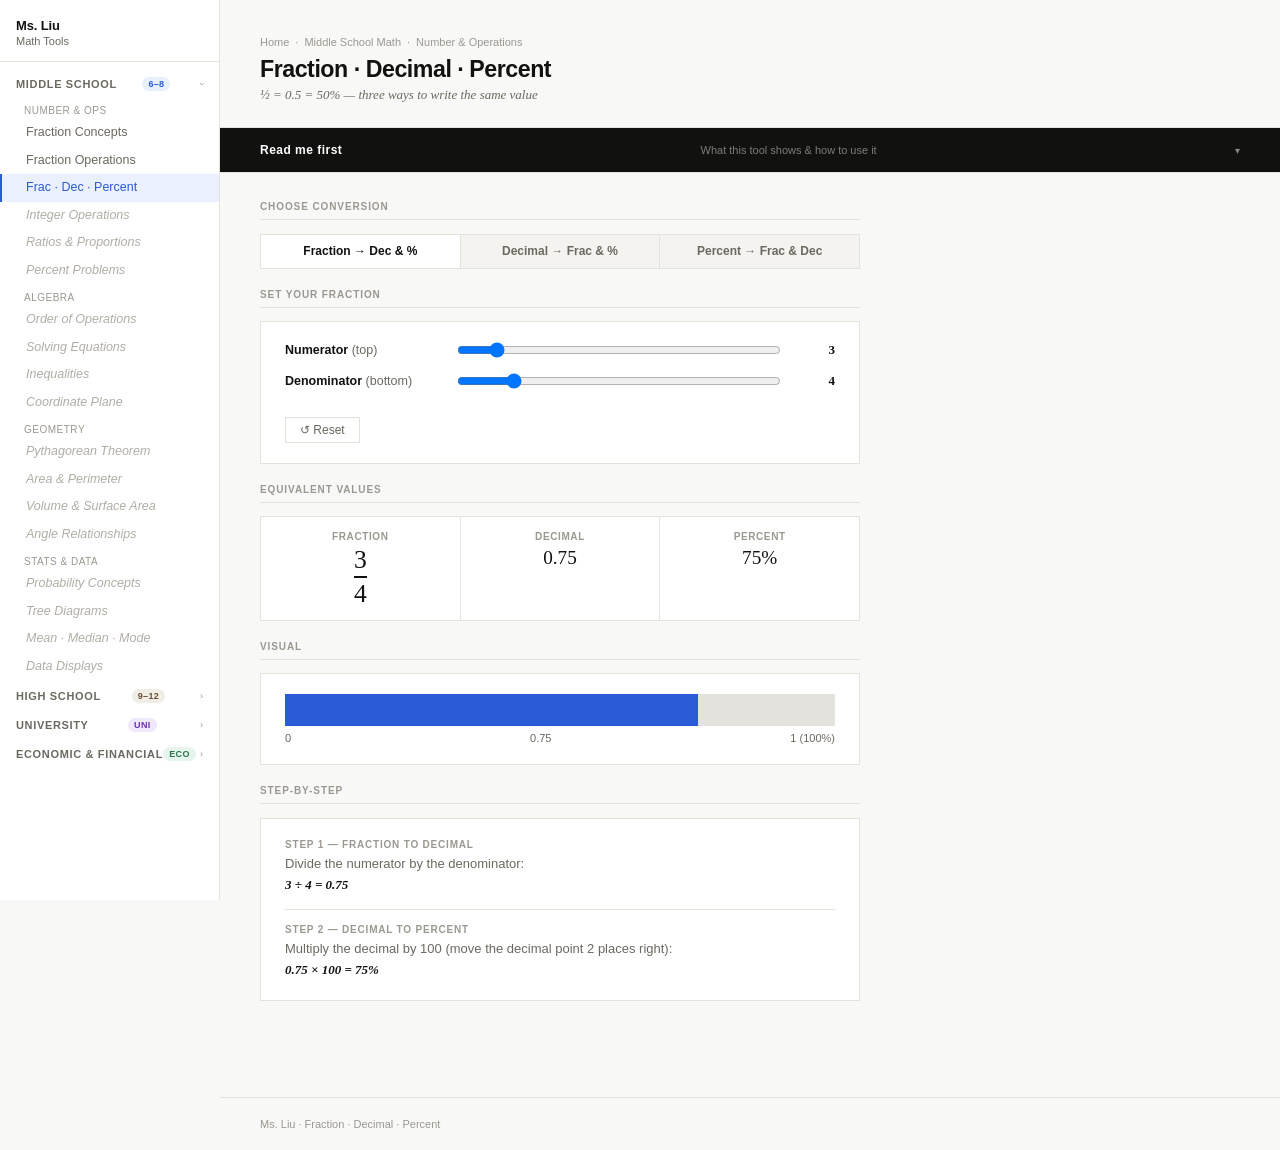
<file: frac_dec_percent.html>
<!DOCTYPE html>
<html lang="en">
<head>
<meta charset="UTF-8" />
<meta name="viewport" content="width=device-width, initial-scale=1.0" />
<title>Fraction · Decimal · Percent — Ms. Liu</title>
<link rel="stylesheet" href="nav.css" />
<style>
  .tab-row {
    display: flex; gap: 1px; background: var(--border);
    border: 1px solid var(--border); margin-bottom: 1.25rem;
  }
  .tab-btn {
    flex: 1; padding: 0.6rem 0.5rem; font-size: 12px; font-weight: 600;
    background: var(--soon-bg); color: var(--muted); border: none;
    cursor: pointer; transition: background 0.1s, color 0.1s; text-align: center;
  }
  .tab-btn.active { background: var(--surface); color: var(--text); }
  .tab-btn:hover:not(.active) { background: var(--tag-bg); }

  .tab-panel { display: none; }
  .tab-panel.active { display: block; }

  .input-row {
    display: flex; align-items: center; gap: 12px; margin-bottom: 0.9rem;
  }
  .input-row label {
    font-size: 12.5px; color: var(--muted); width: 160px; flex-shrink: 0;
  }
  .input-row label strong { color: var(--text); font-weight: 600; }
  .input-row input[type=range] { flex: 1; min-width: 0; }
  .input-val {
    font-size: 13px; font-weight: 600; min-width: 42px;
    text-align: right; color: var(--text); font-family: 'Georgia', serif;
  }
  .input-row input[type=number] {
    width: 100px; padding: 5px 8px; font-size: 13px;
    border: 1px solid var(--border); background: var(--surface);
    color: var(--text); font-family: 'Georgia', serif;
  }

  .frac-display {
    display: inline-flex; flex-direction: column; align-items: center;
    font-family: 'Georgia', serif; font-size: 1.6rem; line-height: 1;
    vertical-align: middle;
  }
  .frac-display .frac-num { border-bottom: 2px solid var(--text); padding-bottom: 3px; }
  .frac-display .frac-den { padding-top: 3px; }

  .big-display {
    background: var(--surface); border: 1px solid var(--border);
    padding: 1.25rem 1.5rem; margin-bottom: 1.25rem;
    display: flex; align-items: center; gap: 1.5rem; flex-wrap: wrap;
  }
  .big-val { font-family: 'Georgia', serif; font-size: 1.5rem; color: var(--text); }
  .big-label { font-size: 11px; color: var(--subtle); text-transform: uppercase;
    letter-spacing: 0.06em; margin-top: 3px; }

  .steps {
    background: var(--surface); border: 1px solid var(--border); padding: 1.25rem 1.5rem;
  }
  .step { margin-bottom: 0.85rem; padding-bottom: 0.85rem; border-bottom: 1px solid var(--border); }
  .step:last-child { margin-bottom: 0; padding-bottom: 0; border-bottom: none; }
  .step-num {
    font-size: 10px; font-weight: 600; letter-spacing: 0.08em;
    text-transform: uppercase; color: var(--subtle); margin-bottom: 4px;
  }
  .step-text { font-size: 13px; color: var(--muted); line-height: 1.6; }
  .step-text strong { color: var(--text); font-family: 'Georgia', serif; font-style: italic; }

  .vis-bar-wrap {
    background: var(--surface); border: 1px solid var(--border);
    padding: 1.25rem 1.5rem; margin-bottom: 1.25rem;
  }
  .vis-bar-track {
    height: 32px; background: var(--border); border-radius: 0; overflow: hidden;
    position: relative; margin-bottom: 6px;
  }
  .vis-bar-fill {
    height: 100%; background: var(--blue); transition: width 0.2s;
    position: relative;
  }
  .vis-bar-label {
    font-size: 11px; color: var(--muted); display: flex;
    justify-content: space-between;
  }

  .equiv-grid {
    display: grid; grid-template-columns: 1fr 1fr 1fr;
    gap: 1px; background: var(--border); border: 1px solid var(--border);
    margin-bottom: 1.25rem;
  }
  .equiv-cell { background: var(--surface); padding: 0.85rem 1rem; text-align: center; }
  .equiv-cell-label {
    font-size: 10px; font-weight: 600; color: var(--subtle);
    letter-spacing: 0.06em; text-transform: uppercase; margin-bottom: 5px;
  }
  .equiv-cell-val {
    font-size: 1.2rem; font-family: 'Georgia', serif; color: var(--text);
  }
</style>
</head>
<body>

<!-- MOBILE TOPBAR -->
<div class="topbar">
  <a href="index.html" class="topbar-brand">Ms. Liu <span>· Math Tools</span></a>
  <button class="menu-btn" id="menu-btn" aria-label="Open menu">
    <span></span><span></span><span></span>
  </button>
</div>

<!-- MOBILE BOTTOM SHEET -->
<div class="sheet-overlay" id="sheet-overlay" style="display:none;"></div>
<div class="sheet" id="nav-sheet" style="display:none;">
  <div id="sheet-mount"></div>
</div>

<!-- APP SHELL -->
<div class="app-shell">
  <aside class="sidebar">
    <div id="sidebar-mount"></div>
  </aside>

  <main class="content">

    <div class="page-header">
      <div class="breadcrumb">
        <a href="index.html">Home</a>
        <span class="breadcrumb-sep">·</span>
        <span>Middle School Math</span>
        <span class="breadcrumb-sep">·</span>
        <span>Number &amp; Operations</span>
      </div>
      <div class="page-title">Fraction · Decimal · Percent</div>
      <div class="page-formula">½ = 0.5 = 50% — three ways to write the same value</div>
    </div>

    <!-- READ ME -->
    <div class="readme">
      <div class="readme-header" onclick="this.classList.toggle('open');this.nextElementSibling.classList.toggle('open')">
        <span class="readme-label">Read me first</span>
        <span class="readme-hint">What this tool shows &amp; how to use it</span>
        <span class="readme-arrow">▾</span>
      </div>
      <div class="readme-body">
        <h3>What this shows</h3>
        <p>Every value can be written as a fraction, a decimal, or a percent — they are all equivalent. Use the three tabs to convert between any pair, see step-by-step working, and visualise the value on a bar.</p>
        <h3>Key rules</h3>
        <ul>
          <li><strong>Fraction → Decimal:</strong> divide numerator ÷ denominator</li>
          <li><strong>Decimal → Percent:</strong> multiply by 100 (move decimal 2 places right)</li>
          <li><strong>Percent → Fraction:</strong> write over 100, then simplify</li>
          <li><strong>Fraction → Percent:</strong> convert to decimal first, then × 100</li>
        </ul>
        <h3>Try this</h3>
        <ul>
          <li>Set numerator = 1, denominator = 4 — classic ¼ = 0.25 = 25%</li>
          <li>Try denominator = 3 — notice the repeating decimal</li>
          <li>Enter 0.1 in the Decimal tab — see why 10% = 1/10</li>
        </ul>
      </div>
    </div>

    <div class="tool-body">

      <!-- TABS -->
      <div class="section-label">Choose conversion</div>
      <div class="tab-row">
        <button class="tab-btn active" onclick="switchTab('frac')">Fraction → Dec &amp; %</button>
        <button class="tab-btn" onclick="switchTab('dec')">Decimal → Frac &amp; %</button>
        <button class="tab-btn" onclick="switchTab('pct')">Percent → Frac &amp; Dec</button>
      </div>

      <!-- ══ TAB 1: FRACTION ══ -->
      <div class="tab-panel active" id="tab-frac">

        <div class="section-label">Set your fraction</div>
        <div class="panel" style="margin-bottom:1.25rem;">
          <div class="input-row">
            <label><strong>Numerator</strong> (top)</label>
            <input type="range" id="f-num" min="1" max="20" value="3" oninput="updateFrac()">
            <span class="input-val" id="f-num-val">3</span>
          </div>
          <div class="input-row">
            <label><strong>Denominator</strong> (bottom)</label>
            <input type="range" id="f-den" min="1" max="20" value="4" oninput="updateFrac()">
            <span class="input-val" id="f-den-val">4</span>
          </div>
          <button class="btn-reset" onclick="document.getElementById('f-num').value=3;document.getElementById('f-den').value=4;updateFrac()">↺ Reset</button>
        </div>

        <div class="section-label">Equivalent values</div>
        <div class="equiv-grid">
          <div class="equiv-cell">
            <div class="equiv-cell-label">Fraction</div>
            <div class="equiv-cell-val" id="f-frac-disp">¾</div>
          </div>
          <div class="equiv-cell">
            <div class="equiv-cell-label">Decimal</div>
            <div class="equiv-cell-val" id="f-dec-disp">0.75</div>
          </div>
          <div class="equiv-cell">
            <div class="equiv-cell-label">Percent</div>
            <div class="equiv-cell-val" id="f-pct-disp">75%</div>
          </div>
        </div>

        <div class="section-label">Visual</div>
        <div class="vis-bar-wrap">
          <div class="vis-bar-track">
            <div class="vis-bar-fill" id="f-bar" style="width:75%"></div>
          </div>
          <div class="vis-bar-label"><span>0</span><span id="f-bar-mid"></span><span>1 (100%)</span></div>
        </div>

        <div class="section-label">Step-by-step</div>
        <div class="steps" id="f-steps"></div>
      </div>

      <!-- ══ TAB 2: DECIMAL ══ -->
      <div class="tab-panel" id="tab-dec">

        <div class="section-label">Enter a decimal (0 – 2)</div>
        <div class="panel" style="margin-bottom:1.25rem;">
          <div class="input-row">
            <label><strong>Decimal value</strong></label>
            <input type="range" id="d-val" min="0" max="200" value="75" oninput="updateDec()">
            <span class="input-val" id="d-val-disp">0.75</span>
          </div>
          <button class="btn-reset" onclick="document.getElementById('d-val').value=75;updateDec()">↺ Reset</button>
        </div>

        <div class="section-label">Equivalent values</div>
        <div class="equiv-grid">
          <div class="equiv-cell">
            <div class="equiv-cell-label">Decimal</div>
            <div class="equiv-cell-val" id="d-dec-disp">0.75</div>
          </div>
          <div class="equiv-cell">
            <div class="equiv-cell-label">Percent</div>
            <div class="equiv-cell-val" id="d-pct-disp">75%</div>
          </div>
          <div class="equiv-cell">
            <div class="equiv-cell-label">Fraction</div>
            <div class="equiv-cell-val" id="d-frac-disp">¾</div>
          </div>
        </div>

        <div class="section-label">Visual</div>
        <div class="vis-bar-wrap">
          <div class="vis-bar-track">
            <div class="vis-bar-fill" id="d-bar" style="width:75%"></div>
          </div>
          <div class="vis-bar-label"><span>0</span><span id="d-bar-mid"></span><span>1 (100%)</span></div>
        </div>

        <div class="section-label">Step-by-step</div>
        <div class="steps" id="d-steps"></div>
      </div>

      <!-- ══ TAB 3: PERCENT ══ -->
      <div class="tab-panel" id="tab-pct">

        <div class="section-label">Enter a percent (0 – 200%)</div>
        <div class="panel" style="margin-bottom:1.25rem;">
          <div class="input-row">
            <label><strong>Percent value</strong></label>
            <input type="range" id="p-val" min="0" max="200" value="75" oninput="updatePct()">
            <span class="input-val" id="p-val-disp">75%</span>
          </div>
          <button class="btn-reset" onclick="document.getElementById('p-val').value=75;updatePct()">↺ Reset</button>
        </div>

        <div class="section-label">Equivalent values</div>
        <div class="equiv-grid">
          <div class="equiv-cell">
            <div class="equiv-cell-label">Percent</div>
            <div class="equiv-cell-val" id="p-pct-disp">75%</div>
          </div>
          <div class="equiv-cell">
            <div class="equiv-cell-label">Decimal</div>
            <div class="equiv-cell-val" id="p-dec-disp">0.75</div>
          </div>
          <div class="equiv-cell">
            <div class="equiv-cell-label">Fraction</div>
            <div class="equiv-cell-val" id="p-frac-disp">¾</div>
          </div>
        </div>

        <div class="section-label">Visual</div>
        <div class="vis-bar-wrap">
          <div class="vis-bar-track">
            <div class="vis-bar-fill" id="p-bar" style="width:75%"></div>
          </div>
          <div class="vis-bar-label"><span>0</span><span id="p-bar-mid"></span><span>1 (100%)</span></div>
        </div>

        <div class="section-label">Step-by-step</div>
        <div class="steps" id="p-steps"></div>
      </div>

    </div><!-- end tool-body -->

    <div class="page-footer">Ms. Liu · Fraction · Decimal · Percent</div>
  </main>
</div>

<script src="nav.js"></script>
<script>
  /* ── helpers ── */
  function gcd(a, b) { a = Math.abs(Math.round(a)); b = Math.abs(Math.round(b)); while (b) { var t = b; b = a % b; a = t; } return a || 1; }

  function simplify(n, d) {
    if (d === 0) return [n, d];
    var g = gcd(n, d);
    return [n / g, d / g];
  }

  function fracHTML(n, d) {
    if (d === 1) return '<strong>' + n + '</strong>';
    return '<span class="frac-display"><span class="frac-num">' + n + '</span><span class="frac-den">' + d + '</span></span>';
  }

  function decToFrac(dec) {
    // up to 4 decimal places precision
    var precision = 10000;
    var n = Math.round(dec * precision);
    var d = precision;
    var g = gcd(n, d);
    return [n / g, d / g];
  }

  function formatDec(v) {
    // show up to 6 sig figs, strip trailing zeros
    var s = parseFloat(v.toPrecision(6)).toString();
    return s;
  }

  function barWidth(v) {
    // clamp 0-1 for bar (values >1 fill completely)
    return Math.min(100, Math.max(0, v * 100)).toFixed(1) + '%';
  }

  /* ── TAB SWITCHING ── */
  function switchTab(id) {
    document.querySelectorAll('.tab-btn').forEach(function(b, i) {
      b.classList.toggle('active', ['frac','dec','pct'][i] === id);
    });
    document.querySelectorAll('.tab-panel').forEach(function(p) {
      p.classList.remove('active');
    });
    document.getElementById('tab-' + id).classList.add('active');
  }

  /* ══ TAB 1: FRACTION ══ */
  function updateFrac() {
    var n = parseInt(document.getElementById('f-num').value);
    var d = parseInt(document.getElementById('f-den').value);
    document.getElementById('f-num-val').textContent = n;
    document.getElementById('f-den-val').textContent = d;

    var dec = n / d;
    var pct = dec * 100;
    var sim = simplify(n, d);
    var sn = sim[0], sd = sim[1];

    // equiv grid
    document.getElementById('f-frac-disp').innerHTML = fracHTML(n, d) + (sn !== n ? ' = ' + fracHTML(sn, sd) : '');
    document.getElementById('f-dec-disp').textContent = formatDec(dec);
    document.getElementById('f-pct-disp').textContent = formatDec(pct) + '%';

    // bar
    document.getElementById('f-bar').style.width = barWidth(dec);
    document.getElementById('f-bar-mid').textContent = formatDec(dec);

    // steps
    var steps = '';
    steps += '<div class="step"><div class="step-num">Step 1 — Fraction to Decimal</div><div class="step-text">Divide the numerator by the denominator:<br><strong>' + n + ' ÷ ' + d + ' = ' + formatDec(dec) + '</strong></div></div>';
    steps += '<div class="step"><div class="step-num">Step 2 — Decimal to Percent</div><div class="step-text">Multiply the decimal by 100 (move the decimal point 2 places right):<br><strong>' + formatDec(dec) + ' × 100 = ' + formatDec(pct) + '%</strong></div></div>';
    if (sn !== n) {
      var g = gcd(n, d);
      steps += '<div class="step"><div class="step-num">Bonus — Simplify the fraction</div><div class="step-text">GCD of ' + n + ' and ' + d + ' is <strong>' + g + '</strong>.<br>' + fracHTML(n, d) + ' ÷ ' + fracHTML(g, g) + ' = <strong>' + fracHTML(sn, sd) + '</strong></div></div>';
    }
    document.getElementById('f-steps').innerHTML = steps;
  }

  /* ══ TAB 2: DECIMAL ══ */
  function updateDec() {
    var raw = parseInt(document.getElementById('d-val').value);
    var dec = raw / 100;
    document.getElementById('d-val-disp').textContent = formatDec(dec);

    var pct = dec * 100;
    var frac = decToFrac(dec);
    var fn = frac[0], fd = frac[1];

    document.getElementById('d-dec-disp').textContent = formatDec(dec);
    document.getElementById('d-pct-disp').textContent = formatDec(pct) + '%';
    document.getElementById('d-frac-disp').innerHTML = fracHTML(fn, fd);

    document.getElementById('d-bar').style.width = barWidth(dec);
    document.getElementById('d-bar-mid').textContent = formatDec(dec);

    var steps = '';
    steps += '<div class="step"><div class="step-num">Step 1 — Decimal to Percent</div><div class="step-text">Multiply by 100 (move decimal point 2 places right):<br><strong>' + formatDec(dec) + ' × 100 = ' + formatDec(pct) + '%</strong></div></div>';
    var denom = 10000, numer = Math.round(dec * denom), g = gcd(numer, denom);
    steps += '<div class="step"><div class="step-num">Step 2 — Decimal to Fraction</div><div class="step-text">Write as a fraction over a power of 10:<br><strong>' + fracHTML(numer, denom) + '</strong>';
    if (g > 1) steps += '<br>Simplify by dividing by GCD = <strong>' + g + '</strong>: <strong>' + fracHTML(fn, fd) + '</strong>';
    steps += '</div></div>';
    document.getElementById('d-steps').innerHTML = steps;
  }

  /* ══ TAB 3: PERCENT ══ */
  function updatePct() {
    var pct = parseInt(document.getElementById('p-val').value);
    document.getElementById('p-val-disp').textContent = pct + '%';

    var dec = pct / 100;
    var frac = decToFrac(dec);
    var fn = frac[0], fd = frac[1];

    document.getElementById('p-pct-disp').textContent = pct + '%';
    document.getElementById('p-dec-disp').textContent = formatDec(dec);
    document.getElementById('p-frac-disp').innerHTML = fracHTML(fn, fd);

    document.getElementById('p-bar').style.width = barWidth(dec);
    document.getElementById('p-bar-mid').textContent = formatDec(dec);

    var steps = '';
    steps += '<div class="step"><div class="step-num">Step 1 — Percent to Decimal</div><div class="step-text">Divide by 100 (move decimal point 2 places left):<br><strong>' + pct + '% ÷ 100 = ' + formatDec(dec) + '</strong></div></div>';
    var g = gcd(pct, 100);
    var sn = pct / g, sd = 100 / g;
    steps += '<div class="step"><div class="step-num">Step 2 — Percent to Fraction</div><div class="step-text">Write over 100: ' + fracHTML(pct, 100);
    if (g > 1) steps += '<br>Simplify by dividing by GCD = <strong>' + g + '</strong>: <strong>' + fracHTML(sn, sd) + '</strong>';
    steps += '</div></div>';
    document.getElementById('p-steps').innerHTML = steps;
  }

  /* init */
  updateFrac();
  updateDec();
  updatePct();
</script>
</body>
</html>
</file>
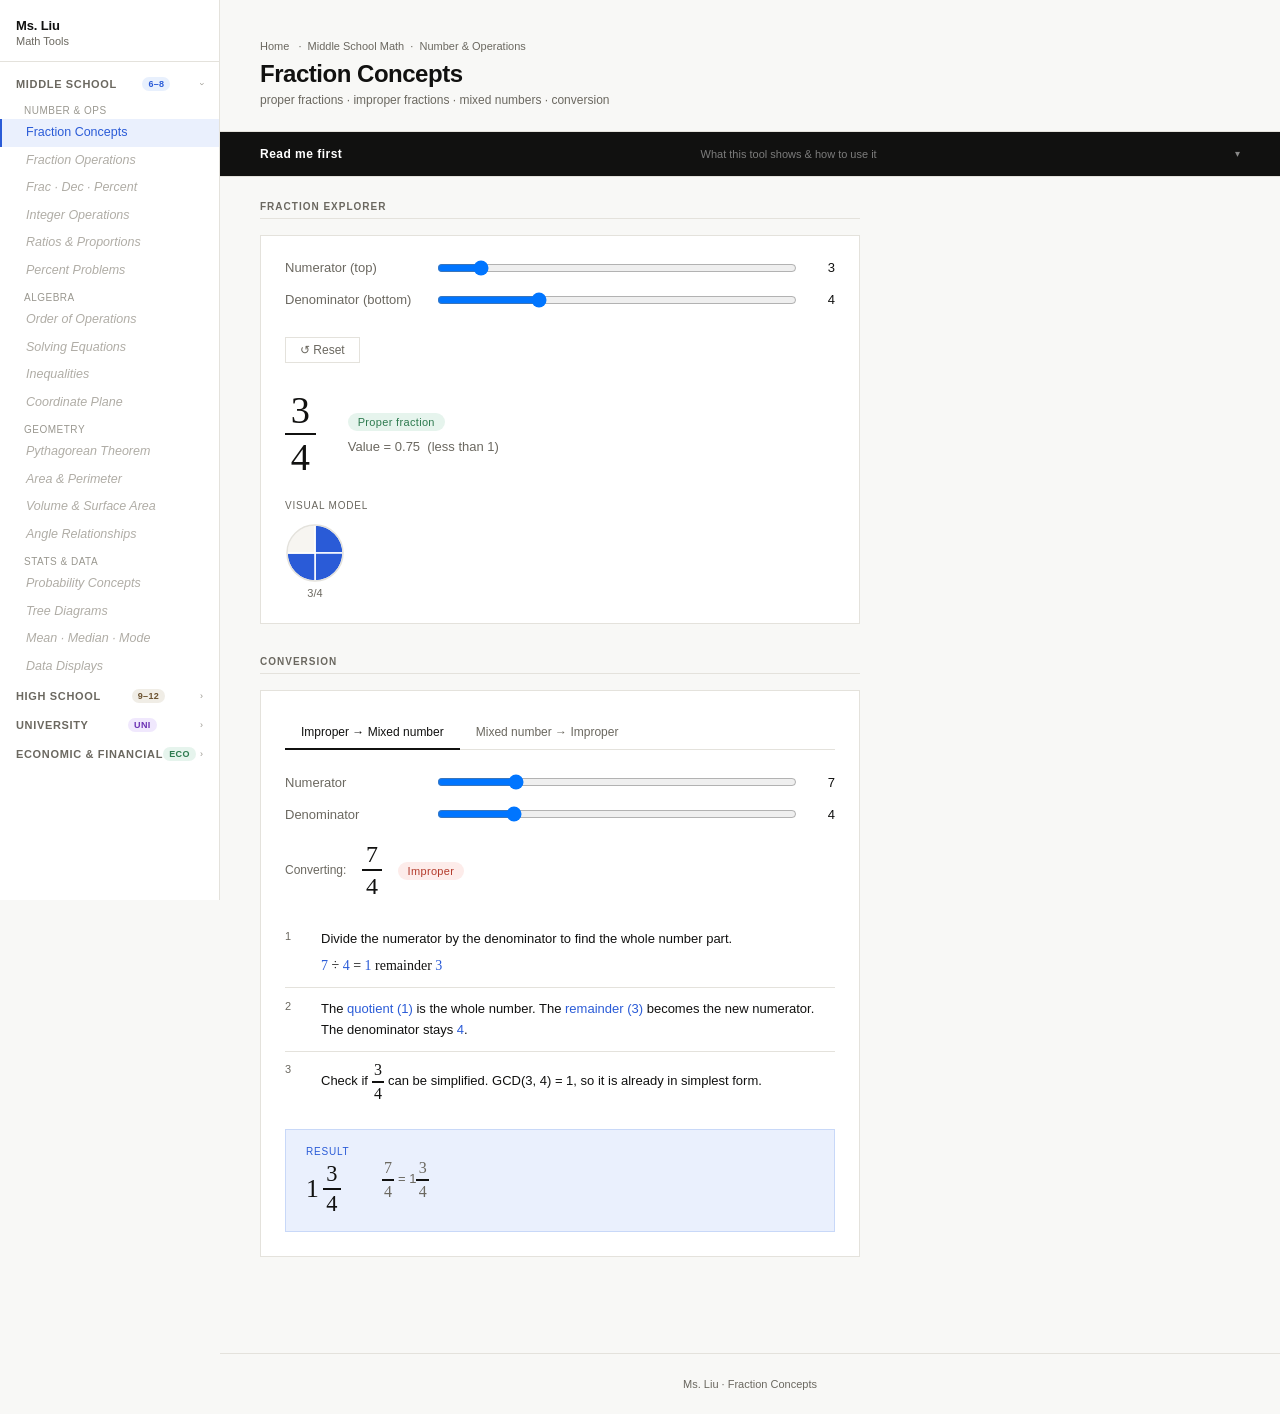
<file: fraction_concepts.html>
<!DOCTYPE html>
<html lang="en">
<head>
<meta charset="UTF-8" />
<meta name="viewport" content="width=device-width, initial-scale=1.0" />
<title>Fraction Concepts — Ms. Liu</title>
<link rel="stylesheet" href="nav.css" />
<style>
  :root {
    --panel-bg: #f7f5f1;
    --blue-light: #c8d8f8;
    --green: #2d7a4f; --green-bg: #e6f4ed;
    --amber: #7a5000; --amber-bg: #fdf3dc;
    --red: #b33a2a; --red-bg: #fdecea;
  }
  @media (prefers-color-scheme: dark) {
    :root {
      --panel-bg: #1a1917; --blue-light: #2a3f70;
      --green: #5ab87a; --green-bg: #0f2a1a;
      --amber: #d4a030; --amber-bg: #2a1f00;
      --red: #e07060; --red-bg: #2a1010;
    }
  }

  .page-header { padding: 2.5rem 2.5rem 1.5rem; border-bottom: 1px solid var(--border); }
  .page-header .breadcrumb { font-size: 11px; color: var(--muted); margin-bottom: 0.5rem; }
  .page-header .breadcrumb a { color: var(--muted); text-decoration: none; }
  .page-header .breadcrumb a:hover { color: var(--text); }
  .page-header .page-title { font-size: 1.5rem; font-weight: 600; letter-spacing: -0.02em; }
  .page-header .page-subtitle { font-size: 12px; color: var(--muted); margin-top: 0.25rem; }

  .main { padding: 1.5rem 2.5rem 4rem; display: grid; gap: 2rem; max-width: 680px; }

  .section-label { font-family: 'Helvetica Neue', Arial, sans-serif; font-size: 10px; letter-spacing: 0.1em; text-transform: uppercase; color: var(--muted); margin-bottom: 1rem; padding-bottom: 6px; border-bottom: 1px solid var(--border); }

  .panel { background: var(--surface); border: 1px solid var(--border); padding: 1.5rem; }

  /* FRACTION BAR */
  .frac {
    display: inline-flex; flex-direction: column; align-items: center;
    font-family: 'Georgia', serif; line-height: 1; vertical-align: middle;
  }
  .frac .fn { padding-bottom: 3px; min-width: 1.6ch; text-align: center; display: block; }
  .frac .fd { padding-top: 3px; border-top: 2px solid var(--text); min-width: 1.6ch; text-align: center; display: block; }

  .badge { display: inline-block; font-family: 'Helvetica Neue', Arial, sans-serif; font-size: 11px; font-weight: 500; padding: 3px 10px; border-radius: 20px; letter-spacing: 0.03em; }
  .badge-proper  { background: var(--green-bg); color: var(--green); }
  .badge-improper { background: var(--red-bg); color: var(--red); }
  .badge-whole   { background: var(--amber-bg); color: var(--amber); }

  .slider-row { display: flex; align-items: center; gap: 12px; margin-bottom: 1rem; }
  .slider-row label { font-family: 'Helvetica Neue', Arial, sans-serif; font-size: 13px; color: var(--muted); width: 140px; flex-shrink: 0; }
  .slider-row input[type=range] { flex: 1; }
  .slider-row .val { font-family: 'Helvetica Neue', Arial, sans-serif; font-size: 13px; font-weight: 500; min-width: 26px; text-align: right; color: var(--text); }

  .pie-wrap { display: flex; flex-wrap: wrap; gap: 12px; align-items: flex-start; margin-top: 0.75rem; }
  .pie-unit { display: flex; flex-direction: column; align-items: center; gap: 4px; }
  .pie-lbl { font-family: 'Helvetica Neue', Arial, sans-serif; font-size: 11px; color: var(--muted); }

  .steps { margin-top: 1.25rem; }
  .step { display: grid; grid-template-columns: 1.5rem 1fr; gap: 0 0.75rem; padding: 0.65rem 0; border-top: 1px solid var(--border); align-items: start; }
  .step:first-child { border-top: none; }
  .step-n { font-family: 'Helvetica Neue', Arial, sans-serif; font-size: 11px; color: var(--muted); padding-top: 1px; }
  .step-b { font-family: 'Helvetica Neue', Arial, sans-serif; font-size: 13px; color: var(--text); line-height: 1.6; }
  .step-b em { font-style: normal; color: var(--blue); font-weight: 500; }
  .step-math { font-family: 'Georgia', serif; font-size: 14px; margin-top: 5px; display: block; }

  .result-box { background: var(--blue-bg); border: 1px solid var(--blue-light); padding: 1rem 1.25rem; margin-top: 1rem; display: flex; align-items: center; gap: 2rem; flex-wrap: wrap; }
  .result-label { font-family: 'Helvetica Neue', Arial, sans-serif; font-size: 10px; color: var(--blue); letter-spacing: 0.08em; text-transform: uppercase; margin-bottom: 6px; }

  .tabs { display: flex; border-bottom: 1px solid var(--border); margin-bottom: 1.5rem; }
  .tab { font-family: 'Helvetica Neue', Arial, sans-serif; font-size: 12px; color: var(--muted); padding: 0.6rem 1rem; cursor: pointer; border-bottom: 2px solid transparent; margin-bottom: -1px; user-select: none; transition: color 0.15s, border-color 0.15s; white-space: nowrap; }
  .tab:hover { color: var(--text); }
  .tab.active { color: var(--text); border-bottom-color: var(--text); }
  .tab-panel { display: none; }
  .tab-panel.active { display: block; }

  .btn-reset { font-family: 'Helvetica Neue', Arial, sans-serif; font-size: 12px; color: var(--muted); background: none; border: 1px solid var(--border); padding: 5px 14px; cursor: pointer; }
  .btn-reset:hover { color: var(--text); background: var(--tag-bg); }

  footer { border-top: 1px solid var(--border); padding: 1.5rem 2rem; text-align: center; font-family: 'Helvetica Neue', Arial, sans-serif; font-size: 11px; color: var(--muted); margin-top: 2rem; }
</style>
</head>
<body>

<!-- MOBILE TOPBAR -->
<div class="topbar">
  <span class="topbar-brand">Ms. Liu <span>· Math Tools</span></span>
  <button class="menu-btn" id="menu-btn" aria-label="Open menu">
    <span></span><span></span><span></span>
  </button>
</div>

<!-- MOBILE BOTTOM SHEET -->
<div class="sheet-overlay" id="sheet-overlay" style="display:none;"></div>
<div class="sheet" id="nav-sheet" style="display:none;">
  <div class="sheet-handle"></div>
  <div class="sheet-title">Navigation</div>
  <div class="sheet-nav">
    <div class="sheet-group">
      <button class="sheet-group-btn">
        <span class="sheet-group-name">Middle School</span>
        <span class="nav-group-pill pill-ms">6–8</span>
        <span class="sheet-group-arrow">›</span>
      </button>
      <div class="sheet-sub">
        <div class="sheet-sub-label">Number &amp; Operations</div>
        <a href="fraction_concepts.html" class="sheet-item active">Fraction Concepts</a>
        <a href="#" class="sheet-item soon">Fraction Operations</a>
        <a href="#" class="sheet-item soon">Frac · Dec · Percent</a>
        <a href="#" class="sheet-item soon">Integer Operations</a>
        <div class="sheet-sub-label">Algebra</div>
        <a href="#" class="sheet-item soon">Order of Operations</a>
        <a href="#" class="sheet-item soon">Solving Equations</a>
        <div class="sheet-sub-label">Geometry</div>
        <a href="#" class="sheet-item soon">Pythagorean Theorem</a>
        <a href="#" class="sheet-item soon">Area &amp; Perimeter</a>
        <div class="sheet-sub-label">Stats &amp; Data</div>
        <a href="#" class="sheet-item soon">Probability Concepts</a>
        <a href="#" class="sheet-item soon">Tree Diagrams</a>
      </div>
    </div>
    <div class="sheet-group">
      <button class="sheet-group-btn">
        <span class="sheet-group-name">High School</span>
        <span class="nav-group-pill pill-hs">9–12</span>
        <span class="sheet-group-arrow">›</span>
      </button>
      <div class="sheet-sub">
        <a href="linear_explorer.html" class="sheet-item">Linear</a>
        <a href="quadratic_explorer.html" class="sheet-item">Quadratic</a>
        <a href="exponential_explorer.html" class="sheet-item">Exponential</a>
        <a href="trig_explorer.html" class="sheet-item">Trig Ratios</a>
      </div>
    </div>
  </div>
</div>

<!-- APP SHELL -->
<div class="app-shell">

  <!-- DESKTOP SIDEBAR -->
  <aside class="sidebar">
    <a href="index.html" class="sidebar-brand">
      <span class="brand-title">Ms. Liu</span>
      <span class="brand-sub">Math Tools</span>
    </a>
    <nav class="sidebar-nav">
      <div class="nav-group">
        <div class="nav-group-header">
          <span class="nav-group-label">Middle School</span>
          <span class="nav-group-pill pill-ms">6–8</span>
          <span class="nav-group-arrow">›</span>
        </div>
        <div class="nav-sub">
          <div class="nav-sub-label">Number &amp; Ops</div>
          <a href="fraction_concepts.html" class="nav-item active">Fraction Concepts</a>
          <a href="#" class="nav-item soon">Fraction Operations</a>
          <a href="#" class="nav-item soon">Frac · Dec · Percent</a>
          <a href="#" class="nav-item soon">Integer Operations</a>
          <a href="#" class="nav-item soon">Ratios &amp; Proportions</a>
          <a href="#" class="nav-item soon">Percent Problems</a>
          <div class="nav-sub-label">Algebra</div>
          <a href="#" class="nav-item soon">Order of Operations</a>
          <a href="#" class="nav-item soon">Solving Equations</a>
          <a href="#" class="nav-item soon">Inequalities</a>
          <a href="#" class="nav-item soon">Coordinate Plane</a>
          <div class="nav-sub-label">Geometry</div>
          <a href="#" class="nav-item soon">Pythagorean Theorem</a>
          <a href="#" class="nav-item soon">Area &amp; Perimeter</a>
          <a href="#" class="nav-item soon">Volume &amp; Surface Area</a>
          <a href="#" class="nav-item soon">Angle Relationships</a>
          <div class="nav-sub-label">Stats &amp; Data</div>
          <a href="#" class="nav-item soon">Probability Concepts</a>
          <a href="#" class="nav-item soon">Tree Diagrams</a>
          <a href="#" class="nav-item soon">Mean · Median · Mode</a>
          <a href="#" class="nav-item soon">Data Displays</a>
        </div>
      </div>
      <div class="nav-group">
        <div class="nav-group-header">
          <span class="nav-group-label">High School</span>
          <span class="nav-group-pill pill-hs">9–12</span>
          <span class="nav-group-arrow">›</span>
        </div>
        <div class="nav-sub">
          <div class="nav-sub-label">Functions</div>
          <a href="linear_explorer.html" class="nav-item">Linear</a>
          <a href="quadratic_explorer.html" class="nav-item">Quadratic</a>
          <a href="sqrt_explorer.html" class="nav-item">Square Root</a>
          <a href="rational_explorer.html" class="nav-item">Rational / Reciprocal</a>
          <a href="exponential_explorer.html" class="nav-item">Exponential</a>
          <a href="log_explorer.html" class="nav-item">Logarithmic</a>
          <a href="trig_explorer.html" class="nav-item">Trig Ratios</a>
          <a href="interest_explorer.html" class="nav-item">Interest &amp; Present Value</a>
        </div>
      </div>
      <div class="nav-group">
        <div class="nav-group-header">
          <span class="nav-group-label">University</span>
          <span class="nav-group-pill pill-uni">Uni</span>
          <span class="nav-group-arrow">›</span>
        </div>
        <div class="nav-sub"><a href="#" class="nav-item soon">Coming soon</a></div>
      </div>
      <div class="nav-group">
        <div class="nav-group-header">
          <span class="nav-group-label">Economic &amp; Financial</span>
          <span class="nav-group-pill pill-eco">Eco</span>
          <span class="nav-group-arrow">›</span>
        </div>
        <div class="nav-sub">
          <a href="#" class="nav-item soon">Cobb-Douglas Utility</a>
          <a href="#" class="nav-item soon">Supply &amp; Demand</a>
          <a href="#" class="nav-item soon">Cost / Revenue / Profit</a>
        </div>
      </div>
    </nav>
  </aside>

  <!-- MAIN CONTENT -->
  <main class="content">

<div class="page-header">
  <div class="breadcrumb"><a href="index.html">Home</a> &nbsp;·&nbsp; Middle School Math &nbsp;·&nbsp; Number &amp; Operations</div>
  <h1 class="page-title">Fraction Concepts</h1>
  <p class="page-subtitle">proper fractions · improper fractions · mixed numbers · conversion</p>
</div>

<div class="readme">
  <div class="readme-header" id="readme-hdr" onclick="toggleReadme()">
    <span class="readme-label">Read me first</span>
    <span class="readme-hint">What this tool shows &amp; how to use it</span>
    <span class="readme-arrow">▾</span>
  </div>
  <div class="readme-body" id="readme-body">
    <h3>What this shows</h3>
    <p>Set a numerator and denominator with the sliders. The tool displays the fraction using a proper fraction bar, classifies it, and draws a visual circle model. Use the Conversion section to see step-by-step working.</p>
    <h3>Key concepts</h3>
    <ul>
      <li><strong>Proper fraction</strong> — numerator &lt; denominator. Value is less than 1. Example: ³⁄₄</li>
      <li><strong>Improper fraction</strong> — numerator ≥ denominator. Value is 1 or greater. Example: ⁷⁄₄</li>
      <li><strong>Mixed number</strong> — a whole number plus a proper fraction. Example: 1¾</li>
      <li>Improper fractions and mixed numbers represent the <em>same value</em>, written differently.</li>
    </ul>
    <h3>Try this</h3>
    <ul>
      <li>Set numerator = denominator — what kind of fraction is that? What value is it?</li>
      <li>Make the numerator much larger than the denominator — how many whole circles appear?</li>
      <li>Switch to the Conversion tab and adjust the sliders to see step-by-step working.</li>
    </ul>
  </div>
</div>

<div class="main">

  <!-- SECTION 1: FRACTION EXPLORER -->
  <div>
    <div class="section-label">Fraction Explorer</div>
    <div class="panel">

      <div class="slider-row">
        <label>Numerator (top)</label>
        <input type="range" id="num" min="1" max="20" value="3" step="1" oninput="update()">
        <span class="val" id="num-val">3</span>
      </div>
      <div class="slider-row">
        <label>Denominator (bottom)</label>
        <input type="range" id="den" min="1" max="12" value="4" step="1" oninput="update()">
        <span class="val" id="den-val">4</span>
      </div>
      <button class="btn-reset" onclick="document.getElementById('num').value=3;document.getElementById('den').value=4;update()">↺ Reset</button>

      <!-- FRACTION DISPLAY -->
      <div style="margin-top:1.75rem; display:flex; align-items:center; gap:2rem; flex-wrap:wrap;">
        <div class="frac" style="font-size:2.4rem;" id="main-frac">
          <span class="fn" id="disp-n">3</span>
          <span class="fd" id="disp-d">4</span>
        </div>
        <div>
          <div id="badge-area" style="margin-bottom:6px;"></div>
          <div id="value-desc" style="font-family:'Helvetica Neue',Arial,sans-serif;font-size:13px;color:var(--muted);line-height:1.5;"></div>
        </div>
      </div>

      <!-- PIE MODEL -->
      <div style="margin-top:1.5rem;">
        <div style="font-family:'Helvetica Neue',Arial,sans-serif;font-size:10px;text-transform:uppercase;letter-spacing:0.08em;color:var(--muted);margin-bottom:8px;">Visual model</div>
        <div class="pie-wrap" id="pie-area"></div>
      </div>

    </div>
  </div>

  <!-- SECTION 2: CONVERSION -->
  <div>
    <div class="section-label">Conversion</div>
    <div class="panel">

      <div class="tabs">
        <div class="tab active" onclick="switchTab('i2m',this)">Improper → Mixed number</div>
        <div class="tab" onclick="switchTab('m2i',this)">Mixed number → Improper</div>
      </div>

      <!-- TAB A: improper to mixed -->
      <div class="tab-panel active" id="tab-i2m">
        <div class="slider-row">
          <label>Numerator</label>
          <input type="range" id="a-num" min="1" max="30" value="7" step="1" oninput="updateA()">
          <span class="val" id="a-num-val">7</span>
        </div>
        <div class="slider-row">
          <label>Denominator</label>
          <input type="range" id="a-den" min="2" max="12" value="4" step="1" oninput="updateA()">
          <span class="val" id="a-den-val">4</span>
        </div>

        <div style="display:flex;align-items:center;gap:1rem;margin:1.25rem 0 0.5rem;flex-wrap:wrap;">
          <span style="font-family:'Helvetica Neue',Arial,sans-serif;font-size:12px;color:var(--muted);">Converting:</span>
          <div class="frac" style="font-size:1.5rem;">
            <span class="fn" id="a-disp-n">7</span>
            <span class="fd" id="a-disp-d">4</span>
          </div>
          <span id="a-badge"></span>
        </div>

        <div id="a-steps" class="steps"></div>
        <div id="a-result" class="result-box" style="margin-top:1rem;"></div>
      </div>

      <!-- TAB B: mixed to improper -->
      <div class="tab-panel" id="tab-m2i">
        <div class="slider-row">
          <label>Whole number</label>
          <input type="range" id="b-whole" min="1" max="10" value="1" step="1" oninput="updateB()">
          <span class="val" id="b-whole-val">1</span>
        </div>
        <div class="slider-row">
          <label>Numerator (part)</label>
          <input type="range" id="b-num" min="1" max="11" value="3" step="1" oninput="updateB()">
          <span class="val" id="b-num-val">3</span>
        </div>
        <div class="slider-row">
          <label>Denominator</label>
          <input type="range" id="b-den" min="2" max="12" value="4" step="1" oninput="updateB()">
          <span class="val" id="b-den-val">4</span>
        </div>
        <div style="font-family:'Helvetica Neue',Arial,sans-serif;font-size:11px;color:var(--muted);margin-bottom:1rem;">Note: numerator must be less than denominator for a valid mixed number.</div>

        <div style="display:flex;align-items:center;gap:0.75rem;margin:0 0 0.5rem;flex-wrap:wrap;">
          <span style="font-family:'Helvetica Neue',Arial,sans-serif;font-size:12px;color:var(--muted);">Converting:</span>
          <span id="b-display" style="font-size:1.4rem;font-family:'Georgia',serif;display:flex;align-items:center;gap:3px;"></span>
        </div>

        <div id="b-steps" class="steps"></div>
        <div id="b-result" class="result-box" style="margin-top:1rem;"></div>
      </div>

    </div>
  </div>

</div>

<footer>Ms. Liu · Fraction Concepts</footer>

</main>
</div><!-- end app-shell -->

<script src="nav.js"></script>
<script>
  function gcd(a, b) { return b === 0 ? a : gcd(b, a % b); }

  function frac(n, d, sz) {
    sz = sz || '1.2rem';
    return `<span class="frac" style="font-size:${sz}"><span class="fn">${n}</span><span class="fd">${d}</span></span>`;
  }

  function pie(filled, total) {
    const r = 28, cx = 30, cy = 30, sz = 60;
    if (total === 1) {
      const fill = filled ? 'var(--blue)' : 'var(--panel-bg)';
      return `<svg width="${sz}" height="${sz}"><circle cx="${cx}" cy="${cy}" r="${r}" fill="${fill}" stroke="var(--border)" stroke-width="1.5"/></svg>`;
    }
    let paths = '';
    const step = (2 * Math.PI) / total;
    for (let i = 0; i < total; i++) {
      const a1 = -Math.PI/2 + i * step, a2 = a1 + step;
      const x1 = cx + r*Math.cos(a1), y1 = cy + r*Math.sin(a1);
      const x2 = cx + r*Math.cos(a2), y2 = cy + r*Math.sin(a2);
      const lg = step > Math.PI ? 1 : 0;
      const fill = i < filled ? 'var(--blue)' : 'var(--panel-bg)';
      paths += `<path d="M${cx},${cy}L${x1.toFixed(2)},${y1.toFixed(2)}A${r},${r} 0 ${lg},1 ${x2.toFixed(2)},${y2.toFixed(2)}Z" fill="${fill}" stroke="var(--surface)" stroke-width="1.5"/>`;
    }
    return `<svg width="${sz}" height="${sz}">${paths}<circle cx="${cx}" cy="${cy}" r="${r}" fill="none" stroke="var(--border)" stroke-width="1.5"/></svg>`;
  }

  /* ── PART 1 ── */
  function update() {
    const n = +document.getElementById('num').value;
    const d = +document.getElementById('den').value;
    document.getElementById('num-val').textContent = n;
    document.getElementById('den-val').textContent = d;
    document.getElementById('disp-n').textContent = n;
    document.getElementById('disp-d').textContent = d;

    const whole = Math.floor(n / d);
    const rem   = n % d;
    const dec   = (n / d).toFixed(2);

    let badge, desc;
    if (n === d) {
      badge = '<span class="badge badge-whole">Whole number = 1</span>';
      desc  = `${n} ÷ ${d} = 1 exactly`;
    } else if (rem === 0) {
      badge = '<span class="badge badge-whole">Whole number</span>';
      desc  = `${n} ÷ ${d} = ${whole} exactly`;
    } else if (n < d) {
      badge = '<span class="badge badge-proper">Proper fraction</span>';
      desc  = `Value = ${dec} &nbsp;(less than 1)`;
    } else {
      badge = '<span class="badge badge-improper">Improper fraction</span>';
      desc  = `Value = ${dec} &nbsp;= ${whole} whole${whole!==1?'s':''} and ${rem}/${d}`;
    }
    document.getElementById('badge-area').innerHTML = badge;
    document.getElementById('value-desc').innerHTML = desc;

    // pies
    const pa = document.getElementById('pie-area');
    pa.innerHTML = '';
    if (n < d) {
      const div = document.createElement('div');
      div.className = 'pie-unit';
      div.innerHTML = pie(n, d) + `<span class="pie-lbl">${n}/${d}</span>`;
      pa.appendChild(div);
    } else {
      const wholes = Math.floor(n / d), leftover = n % d;
      const count  = wholes + (leftover > 0 ? 1 : 0);
      for (let i = 0; i < count; i++) {
        const f   = i < wholes ? d : leftover;
        const lbl = i < wholes ? `${d}/${d}` : `${leftover}/${d}`;
        const div = document.createElement('div');
        div.className = 'pie-unit';
        div.innerHTML = pie(f, d) + `<span class="pie-lbl">${lbl}</span>`;
        pa.appendChild(div);
      }
    }
  }

  /* ── PART 2A: improper → mixed ── */
  function updateA() {
    const n = +document.getElementById('a-num').value;
    const d = +document.getElementById('a-den').value;
    document.getElementById('a-num-val').textContent = n;
    document.getElementById('a-den-val').textContent = d;
    document.getElementById('a-disp-n').textContent  = n;
    document.getElementById('a-disp-d').textContent  = d;

    const isImp = n >= d;
    document.getElementById('a-badge').innerHTML = isImp
      ? '<span class="badge badge-improper">Improper</span>'
      : '<span class="badge badge-proper">Proper — already less than 1</span>';

    const stEl = document.getElementById('a-steps');
    const rEl  = document.getElementById('a-result');

    if (!isImp) {
      stEl.innerHTML = '';
      rEl.innerHTML  = `<div><div class="result-label">Note</div><span style="font-family:'Helvetica Neue',Arial,sans-serif;font-size:13px;color:var(--muted);">This is a proper fraction. Its value is already less than 1 — no conversion needed.</span></div>`;
      return;
    }

    const whole = Math.floor(n / d);
    const rem   = n % d;
    const g     = rem > 0 ? gcd(rem, d) : 1;
    const rn    = rem / g, rd = d / g;
    const simplified = g > 1;

    stEl.innerHTML = `
      <div class="step"><span class="step-n">1</span>
        <div class="step-b">Divide the numerator by the denominator to find the whole number part.<span class="step-math"><em>${n}</em> ÷ <em>${d}</em> = <em>${whole}</em> remainder <em>${rem}</em></span></div>
      </div>
      <div class="step"><span class="step-n">2</span>
        <div class="step-b">The <em>quotient (${whole})</em> is the whole number. The <em>remainder (${rem})</em> becomes the new numerator. The denominator stays <em>${d}</em>.</div>
      </div>
      ${rem === 0 ? '' : `<div class="step"><span class="step-n">3</span>
        <div class="step-b">${simplified
          ? `Simplify the fraction part: ${frac(rem,d,'1rem')} — both divisible by ${g} — gives ${frac(rn,rd,'1rem')}.`
          : `Check if ${frac(rem,d,'1rem')} can be simplified. GCD(${rem}, ${d}) = 1, so it is already in simplest form.`}
        </div>
      </div>`}
    `;

    if (rem === 0) {
      rEl.innerHTML = `<div><div class="result-label">Result</div><span style="font-size:1.6rem;font-family:'Georgia',serif;">${whole}</span></div>
        <div style="font-family:'Helvetica Neue',Arial,sans-serif;font-size:13px;color:var(--muted);">${frac(n,d,'1rem')} divides evenly — it equals the whole number <strong>${whole}</strong>.</div>`;
    } else {
      rEl.innerHTML = `
        <div>
          <div class="result-label">Result</div>
          <div style="display:flex;align-items:center;gap:4px;font-family:'Georgia',serif;font-size:1.6rem;">${whole}${frac(rn,rd,'1.4rem')}</div>
        </div>
        <div style="font-family:'Helvetica Neue',Arial,sans-serif;font-size:13px;color:var(--muted);line-height:1.6;">
          ${frac(n,d,'1rem')} = ${whole}${frac(rn,rd,'1rem')}
          ${simplified ? `<br>(fraction part simplified from ${frac(rem,d,'0.95rem')} ÷ ${g})` : ''}
        </div>`;
    }
  }

  /* ── PART 2B: mixed → improper ── */
  function updateB() {
    let w  = +document.getElementById('b-whole').value;
    let mn = +document.getElementById('b-num').value;
    let md = +document.getElementById('b-den').value;
    if (mn >= md) { mn = md - 1; document.getElementById('b-num').value = mn; }
    document.getElementById('b-whole-val').textContent = w;
    document.getElementById('b-num-val').textContent   = mn;
    document.getElementById('b-den-val').textContent   = md;

    const imp = w * md + mn;

    // show mixed number
    document.getElementById('b-display').innerHTML =
      `<span>${w}</span>${frac(mn, md, '1.3rem')}`;

    const stEl = document.getElementById('b-steps');
    const rEl  = document.getElementById('b-result');

    stEl.innerHTML = `
      <div class="step"><span class="step-n">1</span>
        <div class="step-b">Multiply the whole number by the denominator.<span class="step-math"><em>${w}</em> × <em>${md}</em> = <em>${w*md}</em></span></div>
      </div>
      <div class="step"><span class="step-n">2</span>
        <div class="step-b">Add the numerator of the fraction part to that product.<span class="step-math"><em>${w*md}</em> + <em>${mn}</em> = <em>${imp}</em></span></div>
      </div>
      <div class="step"><span class="step-n">3</span>
        <div class="step-b">Write the result over the original denominator. The denominator never changes.</div>
      </div>
    `;

    rEl.innerHTML = `
      <div>
        <div class="result-label">Result</div>
        ${frac(imp, md, '1.6rem')}
      </div>
      <div style="font-family:'Helvetica Neue',Arial,sans-serif;font-size:13px;color:var(--muted);line-height:1.6;">
        ${w}${frac(mn,md,'1rem')} = ${frac(imp,md,'1rem')}
        &nbsp;= ${(imp/md).toFixed(4)}
      </div>`;
  }

  function switchTab(id, el) {
    document.querySelectorAll('.tab').forEach(t => t.classList.remove('active'));
    document.querySelectorAll('.tab-panel').forEach(p => p.classList.remove('active'));
    el.classList.add('active');
    document.getElementById('tab-'+id).classList.add('active');
  }

  function toggleReadme() {
    const hdr  = document.getElementById('readme-hdr');
    const body = document.getElementById('readme-body');
    const open = body.classList.toggle('open');
    hdr.classList.toggle('open', open);
  }

  update(); updateA(); updateB();
</script>
</body>
</html>
</file>
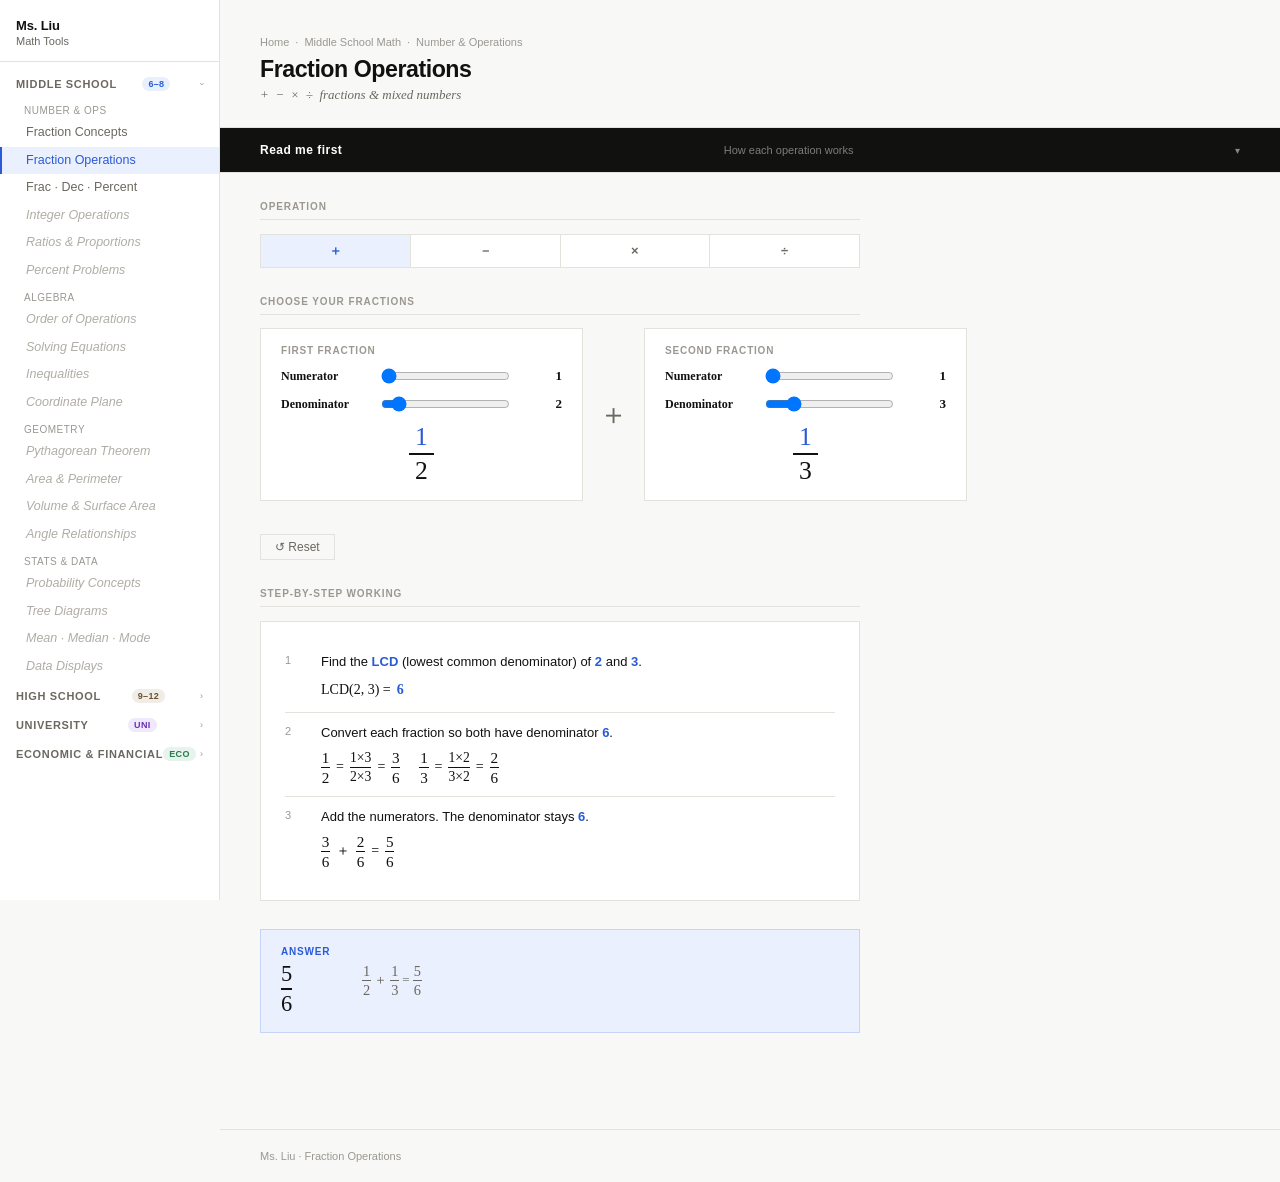
<file: fraction_operations.html>
<!DOCTYPE html>
<html lang="en">
<head>
<meta charset="UTF-8"/>
<meta name="viewport" content="width=device-width, initial-scale=1.0"/>
<title>Fraction Operations — Ms. Liu</title>
<link rel="stylesheet" href="nav.css"/>
<style>
  .op-tabs { display:flex; gap:1px; background:var(--border); border:1px solid var(--border); margin-bottom:1.5rem; }
  .op-tab {
    flex:1; padding:0.6rem 0.4rem; font-size:13px; font-weight:600;
    background:var(--surface); color:var(--muted); cursor:pointer;
    text-align:center; border:none; transition:background 0.1s,color 0.1s; line-height:1;
  }
  .op-tab:hover { background:var(--tag-bg); color:var(--text); }
  .op-tab.active { background:var(--blue-bg); color:var(--blue); }

  /* two fraction sliders side by side */
  .fracs-row {
    display:grid; grid-template-columns:1fr auto 1fr; align-items:center; gap:1rem;
    margin-bottom:1.25rem;
  }
  @media(max-width:500px){ .fracs-row{grid-template-columns:1fr; gap:0.75rem;} }

  .frac-sliders { background:var(--surface); border:1px solid var(--border); padding:1rem 1.25rem; }
  .frac-sliders-label {
    font-size:10px; font-weight:600; letter-spacing:0.08em; text-transform:uppercase;
    color:var(--subtle); margin-bottom:0.75rem; display:block;
  }

  /* typeset fraction display — big */
  .frac-big {
    display:flex; flex-direction:column; align-items:center;
    font-family:'Georgia',serif; line-height:1; margin:0.75rem auto 0;
  }
  .frac-big .fn { font-size:1.6rem; padding-bottom:3px; text-align:center; min-width:2ch; display:block; color:var(--blue); }
  .frac-big .fd { font-size:1.6rem; padding-top:3px; border-top:2.5px solid var(--text); text-align:center; min-width:2ch; display:block; color:var(--text); }

  /* op symbol centre */
  .op-sym-big { font-size:1.8rem; color:var(--muted); text-align:center; user-select:none; }

  /* slider rows */
  .slider-row { display:flex; align-items:center; gap:10px; margin-bottom:0.75rem; }
  .slider-row:last-child { margin-bottom:0; }
  .slider-row label { font-size:12px; color:var(--muted); width:90px; flex-shrink:0; font-family:'Georgia',serif; font-style:italic; }
  .slider-row label strong { color:var(--text); font-style:normal; }
  .slider-row input[type=range] { flex:1; min-width:0; }
  .slider-row .val { font-size:13px; font-weight:600; min-width:22px; text-align:right; color:var(--text); font-family:'Georgia',serif; }

  /* inline fraction (for steps) */
  .fi {
    display:inline-flex; flex-direction:column; align-items:center;
    font-family:'Georgia',serif; vertical-align:middle; line-height:1;
  }
  .fi .fn { padding-bottom:2px; min-width:1.2ch; text-align:center; display:block; font-size:0.95em; }
  .fi .fd { padding-top:2px; border-top:1.5px solid currentColor; min-width:1.2ch; text-align:center; display:block; font-size:0.95em; }

  /* steps */
  .step { display:grid; grid-template-columns:1.5rem 1fr; gap:0 0.75rem; padding:0.65rem 0; border-top:1px solid var(--border); align-items:start; }
  .step:first-child { border-top:none; }
  .step-n { font-size:11px; color:var(--subtle); padding-top:2px; }
  .step-b { font-size:13px; color:var(--text); line-height:1.6; }
  .step-b em { font-style:normal; color:var(--blue); font-weight:600; }
  .step-math { display:flex; align-items:center; gap:6px; flex-wrap:wrap; margin-top:6px; font-family:'Georgia',serif; font-size:14px; }

  /* result */
  .result-box { background:var(--blue-bg); border:1px solid var(--blue-mid,#c5d5f8); padding:1rem 1.25rem; margin-top:1rem; display:flex; align-items:center; gap:2rem; flex-wrap:wrap; }
  .result-label { font-size:10px; font-weight:600; color:var(--blue); letter-spacing:0.08em; text-transform:uppercase; margin-bottom:6px; }
  .result-frac { display:flex; flex-direction:column; align-items:center; font-family:'Georgia',serif; line-height:1; }
  .result-frac .fn { font-size:1.4rem; padding-bottom:3px; text-align:center; display:block; }
  .result-frac .fd { font-size:1.4rem; padding-top:3px; border-top:2px solid var(--text); text-align:center; display:block; }

  :root { --blue-mid:#c5d5f8; --green:#2d7a4f; --green-bg:#e6f4ed; }
  @media(prefers-color-scheme:dark){ :root{ --blue-mid:#253560; --green:#5ab87a; --green-bg:#0f2a1a; } }
</style>
</head>
<body>

<div class="topbar">
  <a href="index.html" class="topbar-brand">Ms. Liu <span>· Math Tools</span></a>
  <button class="menu-btn" id="menu-btn" aria-label="Open menu"><span></span><span></span><span></span></button>
</div>

<div class="sheet-overlay" id="sheet-overlay" style="display:none;"></div>
<div class="sheet" id="nav-sheet" style="display:none;">
  <div id="sheet-mount"></div>
</div>

<div class="app-shell">
    <aside class="sidebar">
    <div id="sidebar-mount"></div>
  </aside>

  <main class="content">
    <div class="page-header">
      <div class="breadcrumb">
        <a href="index.html">Home</a><span class="breadcrumb-sep">·</span>
        <span>Middle School Math</span><span class="breadcrumb-sep">·</span>
        <span>Number &amp; Operations</span>
      </div>
      <h1 class="page-title">Fraction Operations</h1>
      <p class="page-formula">+ &nbsp;−&nbsp; × &nbsp;÷&nbsp; fractions &amp; mixed numbers</p>
    </div>

    <div class="readme">
      <div class="readme-header" id="readme-hdr" onclick="toggleReadme()">
        <span class="readme-label">Read me first</span>
        <span class="readme-hint">How each operation works</span>
        <span class="readme-arrow">▾</span>
      </div>
      <div class="readme-body" id="readme-body">
        <h3>Addition &amp; Subtraction</h3>
        <ul>
          <li>Fractions must share a common denominator — find the LCD first</li>
          <li>Convert each fraction to the LCD, then add or subtract the numerators</li>
          <li>The denominator never changes during the addition step</li>
        </ul>
        <h3>Multiplication</h3>
        <ul>
          <li>Multiply numerators together, then multiply denominators together</li>
          <li>No common denominator needed — the simplest operation</li>
        </ul>
        <h3>Division — KCF method</h3>
        <ul>
          <li><strong>K</strong>eep the first fraction · <strong>C</strong>hange ÷ to × · <strong>F</strong>lip the second fraction</li>
          <li>Then follow multiplication rules</li>
        </ul>
        <h3>Using the sliders</h3>
        <ul>
          <li>Adjust all four sliders (numerator and denominator of each fraction) from 1 to 12</li>
          <li>The step-by-step working updates instantly as you move any slider</li>
        </ul>
      </div>
    </div>

    <div class="tool-body">

      <!-- operation tabs -->
      <div style="margin-bottom:1.75rem;">
        <div class="section-label">Operation</div>
        <div class="op-tabs">
          <button class="op-tab active" id="op-0" onclick="setOp(0)">＋</button>
          <button class="op-tab" id="op-1" onclick="setOp(1)">－</button>
          <button class="op-tab" id="op-2" onclick="setOp(2)">×</button>
          <button class="op-tab" id="op-3" onclick="setOp(3)">÷</button>
        </div>
      </div>

      <!-- fraction sliders + live display -->
      <div style="margin-bottom:1.75rem;">
        <div class="section-label">Choose your fractions</div>

        <div class="fracs-row">

          <!-- fraction 1 sliders -->
          <div class="frac-sliders">
            <span class="frac-sliders-label">First fraction</span>
            <div class="slider-row">
              <label><strong>Numerator</strong></label>
              <input type="range" id="n1" min="1" max="12" step="1" value="1" oninput="compute()">
              <span class="slider-val" id="n1-val">1</span>
            </div>
            <div class="slider-row">
              <label><strong>Denominator</strong></label>
              <input type="range" id="d1" min="1" max="12" step="1" value="2" oninput="compute()">
              <span class="slider-val" id="d1-val">2</span>
            </div>
            <div class="frac-big" id="frac1-display">
              <span class="fn">1</span>
              <span class="fd">2</span>
            </div>
          </div>

          <!-- operator -->
          <div class="op-sym-big" id="op-sym">＋</div>

          <!-- fraction 2 sliders -->
          <div class="frac-sliders">
            <span class="frac-sliders-label">Second fraction</span>
            <div class="slider-row">
              <label><strong>Numerator</strong></label>
              <input type="range" id="n2" min="1" max="12" step="1" value="1" oninput="compute()">
              <span class="slider-val" id="n2-val">1</span>
            </div>
            <div class="slider-row">
              <label><strong>Denominator</strong></label>
              <input type="range" id="d2" min="1" max="12" step="1" value="3" oninput="compute()">
              <span class="slider-val" id="d2-val">3</span>
            </div>
            <div class="frac-big" id="frac2-display">
              <span class="fn">1</span>
              <span class="fd">3</span>
            </div>
          </div>

        </div>

        <button class="btn-reset" onclick="resetSliders()">↺ Reset</button>
      </div>

      <!-- step-by-step -->
      <div style="margin-bottom:1.75rem;">
        <div class="section-label">Step-by-step working</div>
        <div class="panel"><div id="steps-wrap"></div></div>
      </div>

      <!-- result -->
      <div id="result-wrap"></div>

    </div>
    <div class="page-footer">Ms. Liu · Fraction Operations</div>
  </main>
</div>

<script src="nav.js"></script>
<script>
  function toggleReadme() {
    const hdr=document.getElementById('readme-hdr'), body=document.getElementById('readme-body');
    const open=body.classList.toggle('open'); hdr.classList.toggle('open',open);
  }

  /* ── math helpers ── */
  function gcd(a,b){ a=Math.abs(a); b=Math.abs(b); return b===0?a:gcd(b,a%b); }
  function lcm(a,b){ return (a*b)/gcd(a,b); }
  function simplify(n,d){
    if(d===0) return {n,d};
    const g=gcd(Math.abs(n),Math.abs(d));
    return {n:n/g, d:d/g};
  }
  function toMixed(n,d){
    const w=Math.floor(n/d), r=n%d;
    return r===0 ? {whole:w,n:0,d:1} : {whole:w,n:r,d};
  }

  /* ── typeset fraction HTML (for steps) ── */
  function fh(n,d,sz){
    sz=sz||'1rem';
    return `<span class="fi" style="font-size:${sz}"><span class="fn">${n}</span><span class="fd">${d}</span></span>`;
  }

  /* ── op state ── */
  let opIdx=0;
  const opSyms=['＋','－','×','÷'];

  function setOp(i){
    opIdx=i;
    [0,1,2,3].forEach(j=>document.getElementById('op-'+j).classList.toggle('active',j===i));
    document.getElementById('op-sym').textContent=opSyms[i];
    compute();
  }

  /* ── update live fraction displays ── */
  function updateDisplays(n1,d1,n2,d2){
    document.getElementById('frac1-display').innerHTML=
      `<span class="fn">${n1}</span><span class="fd">${d1}</span>`;
    document.getElementById('frac2-display').innerHTML=
      `<span class="fn">${n2}</span><span class="fd">${d2}</span>`;
  }

  /* ── main compute ── */
  function compute(){
    const n1=+document.getElementById('n1').value;
    const d1=+document.getElementById('d1').value;
    const n2=+document.getElementById('n2').value;
    const d2=+document.getElementById('d2').value;

    /* update slider value labels */
    document.getElementById('n1-val').textContent=n1;
    document.getElementById('d1-val').textContent=d1;
    document.getElementById('n2-val').textContent=n2;
    document.getElementById('d2-val').textContent=d2;

    /* update live fraction displays */
    updateDisplays(n1,d1,n2,d2);

    let steps=[], rn, rd;

    /* ── ADD / SUBTRACT ── */
    if(opIdx===0||opIdx===1){
      const LCD=lcm(d1,d2);
      const m1=LCD/d1, m2=LCD/d2;
      const cn1=n1*m1, cn2=n2*m2;
      const rawN=opIdx===0 ? cn1+cn2 : cn1-cn2;
      const s=simplify(rawN,LCD);
      rn=s.n; rd=s.d;
      const opWord=opIdx===0?'Add':'Subtract';
      const opSym=opIdx===0?'＋':'－';

      if(d1===d2){
        steps.push({n:1,
          text:`The denominators are already the same (<em>${d1}</em>). No LCD conversion needed.`,
          math:``});
        steps.push({n:2,
          text:`${opWord} the numerators directly. The denominator stays <em>${d1}</em>.`,
          math:`${fh(n1,d1)} ${opSym} ${fh(n2,d2)} = ${fh(rawN,d1)}`});
      } else {
        steps.push({n:1,
          text:`Find the <em>LCD</em> (lowest common denominator) of <em>${d1}</em> and <em>${d2}</em>.`,
          math:`LCD(${d1}, ${d2}) = <em>${LCD}</em>`});
        steps.push({n:2,
          text:`Convert each fraction so both have denominator <em>${LCD}</em>.`,
          math:`${fh(n1,d1)} = ${fh(`${n1}×${m1}`,`${d1}×${m1}`,'0.9rem')} = ${fh(cn1,LCD)}
                &nbsp;&nbsp;
                ${fh(n2,d2)} = ${fh(`${n2}×${m2}`,`${d2}×${m2}`,'0.9rem')} = ${fh(cn2,LCD)}`});
        steps.push({n:3,
          text:`${opWord} the numerators. The denominator stays <em>${LCD}</em>.`,
          math:`${fh(cn1,LCD)} ${opSym} ${fh(cn2,LCD)} = ${fh(rawN,LCD)}`});
      }
      const g=gcd(Math.abs(rawN),LCD);
      if(g>1){
        steps.push({n:steps.length+1,
          text:`Simplify: divide both numerator and denominator by <em>${g}</em>.`,
          math:`${fh(rawN,LCD)} ÷ ${g} = ${fh(s.n,s.d)}`});
      } else if(rawN!==s.n){
        steps.push({n:steps.length+1, text:'Already in simplest form.', math:``});
      }

    /* ── MULTIPLY ── */
    } else if(opIdx===2){
      const rawN=n1*n2, rawD=d1*d2;
      const s=simplify(rawN,rawD);
      rn=s.n; rd=s.d;

      steps.push({n:1, text:'Multiply the <em>numerators</em> together.',
        math:`${n1} × ${n2} = <em>${rawN}</em>`});
      steps.push({n:2, text:'Multiply the <em>denominators</em> together.',
        math:`${d1} × ${d2} = <em>${rawD}</em>`});
      steps.push({n:3, text:'Write as a fraction.',
        math:`${fh(n1,d1)} × ${fh(n2,d2)} = ${fh(rawN,rawD)}`});
      const g=gcd(rawN,rawD);
      if(g>1){
        steps.push({n:4, text:`Simplify: divide by <em>${g}</em>.`,
          math:`${fh(rawN,rawD)} = ${fh(s.n,s.d)}`});
      } else {
        steps.push({n:4, text:`Already in simplest form — GCD(${rawN}, ${rawD}) = 1.`, math:``});
      }

    /* ── DIVIDE ── */
    } else {
      const rawN=n1*d2, rawD=d1*n2;
      const s=simplify(rawN,rawD);
      rn=s.n; rd=s.d;

      steps.push({n:1, text:'<em>Keep</em> the first fraction exactly as it is.',
        math:`${fh(n1,d1)}`});
      steps.push({n:2, text:'<em>Change</em> ÷ to ×.',
        math:`${fh(n1,d1)} ×`});
      steps.push({n:3, text:'<em>Flip</em> the second fraction (write its reciprocal).',
        math:`${fh(n1,d1)} × ${fh(d2,n2)}`});
      steps.push({n:4, text:'Now multiply: numerator × numerator, denominator × denominator.',
        math:`${n1} × ${d2} = <em>${rawN}</em> &nbsp;&nbsp; ${d1} × ${n2} = <em>${rawD}</em>`});
      steps.push({n:5, text:'Write as a fraction.',
        math:`${fh(rawN,rawD)}`});
      const g=gcd(rawN,rawD);
      if(g>1){
        steps.push({n:6, text:`Simplify: divide by <em>${g}</em>.`,
          math:`${fh(rawN,rawD)} = ${fh(s.n,s.d)}`});
      } else {
        steps.push({n:6, text:`Already in simplest form — GCD(${rawN}, ${rawD}) = 1.`, math:``});
      }
    }

    /* render steps */
    document.getElementById('steps-wrap').innerHTML=steps.map(s=>`
      <div class="step">
        <span class="step-n">${s.n}</span>
        <div class="step-b">${s.text}
          ${s.math ? `<div class="step-math">${s.math}</div>` : ''}
        </div>
      </div>`).join('');

    /* render result */
    const opSym=opSyms[opIdx];
    let ansHTML;
    if(rd===1){
      ansHTML=`<span style="font-family:'Georgia',serif;font-size:1.6rem;">${rn}</span>`;
    } else {
      const mixed=rn>rd?toMixed(rn,rd):null;
      const mixedHTML=mixed&&mixed.whole>0
        ? ` &nbsp;=&nbsp; <span style="font-family:'Georgia',serif;font-size:1.3rem;">${mixed.whole}</span>${fh(mixed.n,mixed.d,'1.2rem')}`
        : '';
      ansHTML=`<div class="result-frac"><span class="fn">${rn}</span><span class="fd">${rd}</span></div>${mixedHTML}`;
    }

    document.getElementById('result-wrap').innerHTML=`
      <div class="result-box">
        <div>
          <div class="result-label">Answer</div>
          <div style="display:flex;align-items:center;gap:10px;flex-wrap:wrap;">${ansHTML}</div>
        </div>
        <div style="font-family:'Georgia',serif;font-size:13px;color:var(--muted);">
          ${fh(n1,d1,'0.95rem')} ${opSym} ${fh(n2,d2,'0.95rem')} = ${rd===1?rn:fh(rn,rd,'0.95rem')}
        </div>
      </div>`;
  }

  function resetSliders(){
    document.getElementById('n1').value=1; document.getElementById('d1').value=2;
    document.getElementById('n2').value=1; document.getElementById('d2').value=3;
    compute();
  }

  compute();
</script>
</body>
</html>
</file>
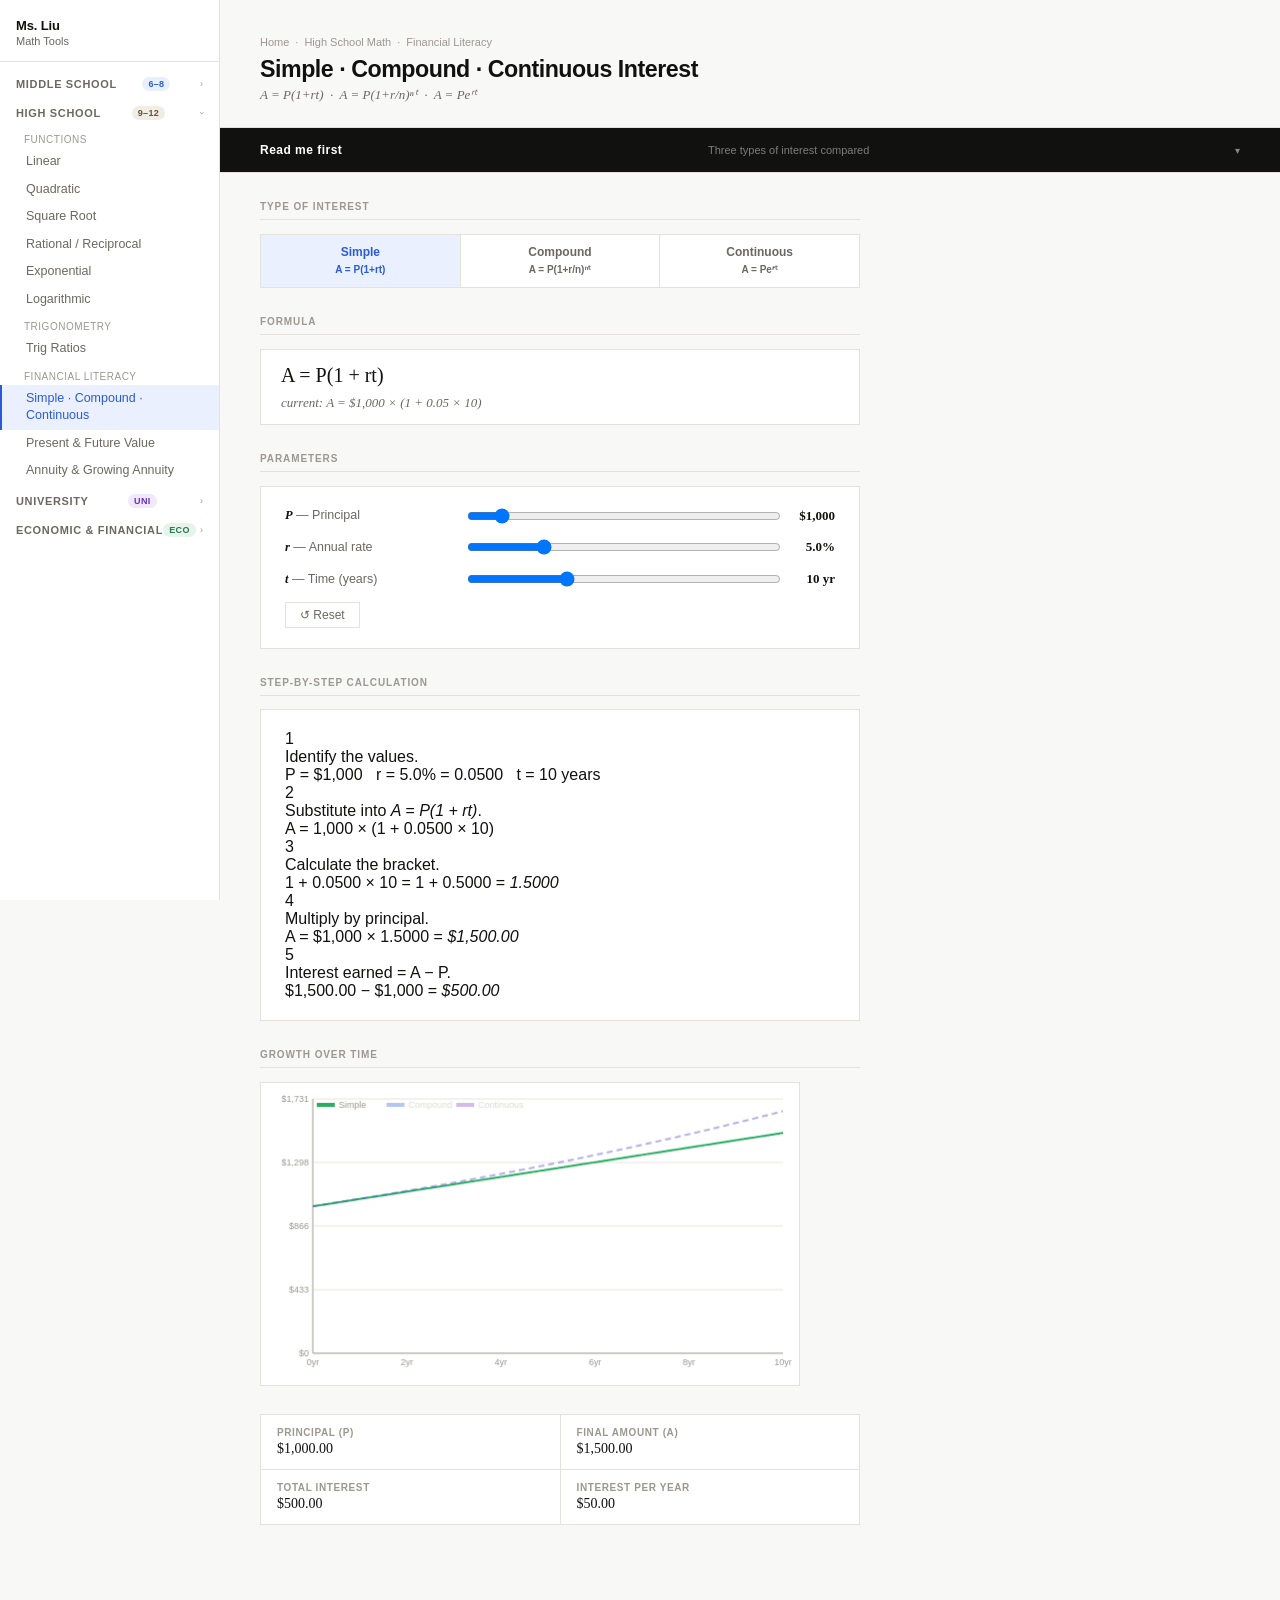
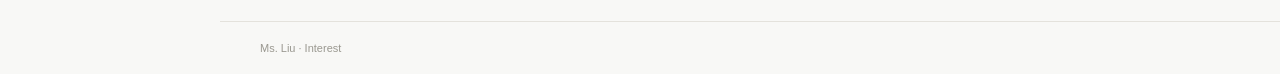
<file: interest_explorer.html>
<!DOCTYPE html>
<html lang="en">
<head>
<meta charset="UTF-8"/>
<meta name="viewport" content="width=device-width, initial-scale=1.0"/>
<title>Interest — Ms. Liu</title>
<link rel="stylesheet" href="nav.css"/>
<style>
  .mode-tabs { display:flex; gap:1px; background:var(--border); border:1px solid var(--border); margin-bottom:1.5rem; }
  .mode-tab { flex:1; padding:0.6rem 0.5rem; font-size:12px; font-weight:600; background:var(--surface); color:var(--muted); cursor:pointer; text-align:center; border:none; transition:background 0.1s,color 0.1s; line-height:1.4; }
  .mode-tab:hover { background:var(--tag-bg); color:var(--text); }
  .mode-tab.active { background:var(--blue-bg); color:var(--blue); }

  .freq-grid { display:flex; flex-wrap:wrap; gap:6px; margin-bottom:1rem; }
  .freq-btn { padding:4px 10px; font-size:11.5px; font-weight:500; border:1px solid var(--border); background:var(--surface); color:var(--muted); cursor:pointer; border-radius:0; transition:background 0.1s,color 0.1s; }
  .freq-btn:hover { background:var(--tag-bg); color:var(--text); }
  .freq-btn.active { background:var(--blue-bg); color:var(--blue); border-color:var(--blue); }

  /* inline fraction for PV formula */
  .fi { display:inline-flex; flex-direction:column; align-items:center; font-family:'Georgia',serif; vertical-align:middle; line-height:1; }
  .fi .fn { padding-bottom:2px; text-align:center; display:block; }
  .fi .fd { padding-top:2px; border-top:1.5px solid currentColor; text-align:center; display:block; }

  :root { --green:#2d7a4f; --green-bg:#e6f4ed; }
  @media(prefers-color-scheme:dark){ :root{ --green:#5ab87a; --green-bg:#0f2a1a; } }
</style>
</head>
<body>

<div class="topbar">
  <a href="index.html" class="topbar-brand">Ms. Liu <span>· Math Tools</span></a>
  <button class="menu-btn" id="menu-btn" aria-label="Open menu"><span></span><span></span><span></span></button>
</div>
<div class="sheet-overlay" id="sheet-overlay" style="display:none;"></div>
<div class="sheet" id="nav-sheet" style="display:none;"><div id="sheet-mount"></div></div>

<div class="app-shell">
  <aside class="sidebar"><div id="sidebar-mount"></div></aside>

  <main class="content">
    <div class="page-header">
      <div class="breadcrumb">
        <a href="index.html">Home</a><span class="breadcrumb-sep">·</span>
        <span>High School Math</span><span class="breadcrumb-sep">·</span>
        <span>Financial Literacy</span>
      </div>
      <h1 class="page-title">Simple · Compound · Continuous Interest</h1>
      <p class="page-formula">A = P(1+rt) &nbsp;·&nbsp; A = P(1+r/n)ⁿᵗ &nbsp;·&nbsp; A = Peʳᵗ</p>
    </div>

    <div class="readme">
      <div class="readme-header" id="readme-hdr" onclick="toggleReadme()">
        <span class="readme-label">Read me first</span>
        <span class="readme-hint">Three types of interest compared</span>
        <span class="readme-arrow">▾</span>
      </div>
      <div class="readme-body" id="readme-body">
        <h3>Simple Interest — A = P(1 + rt)</h3>
        <ul>
          <li>Interest is calculated only on the original principal — never on accumulated interest</li>
          <li>Growth is <strong>linear</strong> — the graph is a straight line</li>
          <li>Interest earned each year = P × r (constant)</li>
        </ul>
        <h3>Compound Interest — A = P(1 + r/n)ⁿᵗ</h3>
        <ul>
          <li>Interest is added to the principal, then earns interest itself — <strong>exponential growth</strong></li>
          <li>n = compounding frequency: 1=annual, 2=semi-annual, 4=quarterly, 12=monthly, 365=daily</li>
          <li>More compounding periods = slightly more growth</li>
        </ul>
        <h3>Continuous Compounding — A = Peʳᵗ</h3>
        <ul>
          <li>The mathematical limit as n → ∞ — interest compounded every instant</li>
          <li>e ≈ 2.71828 (Euler's number)</li>
          <li>The difference between daily (n=365) and continuous is very small in practice</li>
          <li>Rule of 72: divide 72 by the rate % to estimate doubling time</li>
        </ul>
        <h3>Key comparison</h3>
        <ul>
          <li>All three use the same P and r — only the growth pattern differs</li>
          <li>Simple &lt; Compound &lt; Continuous (for the same P, r, t)</li>
        </ul>
      </div>
    </div>

    <div class="tool-body">

      <!-- mode tabs -->
      <div style="margin-bottom:1.75rem;">
        <div class="section-label">Type of Interest</div>
        <div class="mode-tabs">
          <button class="mode-tab active" id="tab-0" onclick="setMode(0)">Simple<br><small>A = P(1+rt)</small></button>
          <button class="mode-tab" id="tab-1" onclick="setMode(1)">Compound<br><small>A = P(1+r/n)ⁿᵗ</small></button>
          <button class="mode-tab" id="tab-2" onclick="setMode(2)">Continuous<br><small>A = Peʳᵗ</small></button>
        </div>
      </div>

      <!-- equation display -->
      <div style="margin-bottom:1.75rem;">
        <div class="section-label">Formula</div>
        <div class="eq-display" style="flex-direction:column;align-items:flex-start;gap:0.5rem;">
          <span class="eq-formula" id="formula-static">A = P(1 + rt)</span>
          <span class="eq-current" id="eq-live">current: A = $1,000 × (1 + 0.05 × t)</span>
        </div>
      </div>

      <!-- compound frequency (only shown for compound mode) -->
      <div id="freq-section" style="display:none;margin-bottom:1.75rem;">
        <div class="section-label">Compounding Frequency (n)</div>
        <div class="panel" style="padding:1rem 1.25rem;">
          <div class="freq-grid">
            <button class="freq-btn" onclick="setN(1)">n=1 Annual</button>
            <button class="freq-btn" onclick="setN(2)">n=2 Semi-annual</button>
            <button class="freq-btn" onclick="setN(4)">n=4 Quarterly</button>
            <button class="freq-btn active" onclick="setN(12)">n=12 Monthly</button>
            <button class="freq-btn" onclick="setN(52)">n=52 Weekly</button>
            <button class="freq-btn" onclick="setN(365)">n=365 Daily</button>
          </div>
          <div style="font-size:12px;color:var(--muted);margin-top:6px;">Current: <span id="n-label">n = 12 (monthly)</span></div>
        </div>
      </div>

      <!-- sliders -->
      <div style="margin-bottom:1.75rem;">
        <div class="section-label">Parameters</div>
        <div class="panel">
          <div class="slider-row">
            <span class="slider-label"><strong>P</strong> — Principal</span>
            <input type="range" id="sP" min="100" max="10000" step="100" value="1000" oninput="update()">
            <span class="slider-val" id="P-val">$1,000</span>
          </div>
          <div class="slider-row">
            <span class="slider-label"><strong>r</strong> — Annual rate</span>
            <input type="range" id="sr" min="0.5" max="20" step="0.5" value="5" oninput="update()">
            <span class="slider-val" id="r-val">5.0%</span>
          </div>
          <div class="slider-row">
            <span class="slider-label"><strong>t</strong> — Time (years)</span>
            <input type="range" id="st" min="1" max="30" step="1" value="10" oninput="update()">
            <span class="slider-val" id="t-val">10 yr</span>
          </div>
          <button class="btn-reset" onclick="resetSliders()">↺ Reset</button>
        </div>
      </div>

      <!-- step-by-step -->
      <div style="margin-bottom:1.75rem;">
        <div class="section-label">Step-by-step calculation</div>
        <div class="panel"><div id="steps-wrap"></div></div>
      </div>

      <!-- graph -->
      <div style="margin-bottom:1.75rem;">
        <div class="section-label">Growth over time</div>
        <div class="graph-wrap" style="max-width:540px;aspect-ratio:16/9;">
          <canvas id="graph" width="540" height="304"></canvas>
        </div>
      </div>

      <!-- facts -->
      <div class="facts">
        <div class="fact"><div class="fact-label">Principal (P)</div><div class="fact-val" id="f-P">$1,000.00</div></div>
        <div class="fact"><div class="fact-label">Final Amount (A)</div><div class="fact-val" id="f-A">—</div></div>
        <div class="fact"><div class="fact-label">Total Interest</div><div class="fact-val" id="f-I">—</div></div>
        <div class="fact"><div class="fact-label" id="f-extra-label">—</div><div class="fact-val" id="f-extra">—</div></div>
      </div>

    </div>
    <div class="page-footer">Ms. Liu · Interest</div>
  </main>
</div>

<script src="nav.js"></script>
<script>
  function toggleReadme(){
    const hdr=document.getElementById('readme-hdr'),body=document.getElementById('readme-body');
    const open=body.classList.toggle('open'); hdr.classList.toggle('open',open);
  }

  let modeIdx=0, nVal=12;

  const freqLabels={1:'n = 1 (annual)',2:'n = 2 (semi-annual)',4:'n = 4 (quarterly)',12:'n = 12 (monthly)',52:'n = 52 (weekly)',365:'n = 365 (daily)'};

  function setMode(i){
    modeIdx=i;
    [0,1,2].forEach(j=>document.getElementById('tab-'+j).classList.toggle('active',j===i));
    document.getElementById('freq-section').style.display=i===1?'block':'none';
    const labels=['A = P(1 + rt)','A = P(1 + r/n)ⁿᵗ','A = Peʳᵗ'];
    document.getElementById('formula-static').textContent=labels[i];
    update();
  }

  function setN(n){
    nVal=n;
    document.querySelectorAll('.freq-btn').forEach(b=>{
      b.classList.toggle('active', parseInt(b.textContent)===n || b.textContent.startsWith('n='+n+' '));
    });
    document.getElementById('n-label').textContent=freqLabels[n]||'n = '+n;
    update();
  }

  function fmt(v){ return '$'+v.toLocaleString('en-CA',{minimumFractionDigits:2,maximumFractionDigits:2}); }

  function C(){
    const dk=window.matchMedia('(prefers-color-scheme:dark)').matches;
    return {
      bg:   dk?'#1c1b1a':'#ffffff', grid: dk?'#2c2b28':'#e8e6e0',
      axis: dk?'#4a4845':'#c0bdb6', txt:  dk?'#6a6865':'#9a9890',
      line: dk?'#6a9ef0':'#2a5bd7', /* compound */
      si:   dk?'#5ab87a':'#27ae60', /* simple */
      cont: dk?'#b07aee':'#8040c0', /* continuous */
      dot:  dk?'#e07060':'#c0392b',
    };
  }

  function draw(P,r,t,n){
    const cv=document.getElementById('graph');
    const W=cv.width, H=cv.height;
    const ctx=cv.getContext('2d'), col=C();
    ctx.clearRect(0,0,W,H); ctx.fillStyle=col.bg; ctx.fillRect(0,0,W,H);

    const padL=52, padR=16, padT=16, padB=32;
    const iW=W-padL-padR, iH=H-padT-padB;

    /* compute all three for y-scale */
    const maxT=t;
    let maxA=P;
    for(let ti=1;ti<=maxT;ti++){
      maxA=Math.max(maxA, P*(1+r*ti), P*Math.pow(1+r/n,n*ti), P*Math.exp(r*ti));
    }
    maxA*=1.05;

    const tx=ti=>padL+ti/maxT*iW;
    const ty=A =>padT+iH-(A/maxA)*iH;

    /* grid */
    ctx.strokeStyle=col.grid; ctx.lineWidth=1;
    for(let i=0;i<=4;i++){
      const y=padT+iH*(i/4);
      ctx.beginPath(); ctx.moveTo(padL,y); ctx.lineTo(W-padR,y); ctx.stroke();
      const val=maxA*(1-i/4);
      ctx.fillStyle=col.txt; ctx.font='9px Helvetica Neue,Arial,sans-serif';
      ctx.textAlign='right'; ctx.fillText('$'+Math.round(val).toLocaleString(),padL-4,y+3);
    }
    /* x axis labels */
    ctx.textAlign='center';
    for(let ti=0;ti<=maxT;ti+=Math.ceil(maxT/6)){
      ctx.fillStyle=col.txt; ctx.fillText(ti+'yr',tx(ti),H-padB+12);
    }

    /* axes */
    ctx.strokeStyle=col.axis; ctx.lineWidth=1.5;
    ctx.beginPath(); ctx.moveTo(padL,padT); ctx.lineTo(padL,H-padB); ctx.stroke();
    ctx.beginPath(); ctx.moveTo(padL,H-padB); ctx.lineTo(W-padR,H-padB); ctx.stroke();

    ctx.save(); ctx.beginPath(); ctx.rect(padL,padT,iW,iH); ctx.clip();

    function drawLine(fn, color, dash){
      ctx.strokeStyle=color; ctx.lineWidth=2; ctx.lineJoin='round';
      if(dash) ctx.setLineDash([6,4]); else ctx.setLineDash([]);
      ctx.beginPath();
      for(let step=0;step<=200;step++){
        const ti=step/200*maxT;
        const A=fn(ti);
        if(step===0) ctx.moveTo(tx(ti),ty(A));
        else ctx.lineTo(tx(ti),ty(A));
      }
      ctx.stroke(); ctx.setLineDash([]);
    }

    /* draw all three lightly, highlight active */
    const alpha=modeIdx===0?1:0.25;
    ctx.globalAlpha=alpha; drawLine(ti=>P*(1+r*ti), col.si, modeIdx!==0);
    ctx.globalAlpha=modeIdx===1?1:0.25; drawLine(ti=>P*Math.pow(1+r/n,n*ti), col.line, modeIdx!==1);
    ctx.globalAlpha=modeIdx===2?1:0.25; drawLine(ti=>P*Math.exp(r*ti), col.cont, modeIdx!==2);
    ctx.globalAlpha=1;

    ctx.restore();

    /* legend */
    const items=[{c:col.si,l:'Simple'},{c:col.line,l:'Compound'},{c:col.cont,l:'Continuous'}];
    let lx=padL+4;
    items.forEach((item,i)=>{
      ctx.globalAlpha=modeIdx===i?1:0.35;
      ctx.fillStyle=item.c; ctx.fillRect(lx,padT+4,18,4);
      ctx.fillStyle=col.txt; ctx.font='9px Helvetica Neue,Arial,sans-serif';
      ctx.textAlign='left'; ctx.fillText(item.l,lx+22,padT+9);
      lx+=70; ctx.globalAlpha=1;
    });
  }

  function update(){
    const P=+document.getElementById('sP').value;
    const r=+document.getElementById('sr').value/100;
    const t=+document.getElementById('st').value;
    document.getElementById('P-val').textContent='$'+P.toLocaleString();
    document.getElementById('r-val').textContent=(r*100).toFixed(1)+'%';
    document.getElementById('t-val').textContent=t+' yr';

    let A, stepsHTML='', extraLabel='', extraVal='';

    if(modeIdx===0){
      /* simple */
      A=P*(1+r*t);
      const I=A-P;
      document.getElementById('eq-live').textContent=
        'current: A = $'+P.toLocaleString()+' × (1 + '+r.toFixed(2)+' × '+t+')';
      stepsHTML=`
        <div class="step"><span class="step-n">1</span><div class="step-b">Identify the values.<div class="step-math">P = $${P.toLocaleString()} &nbsp; r = ${(r*100).toFixed(1)}% = ${r.toFixed(4)} &nbsp; t = ${t} years</div></div></div>
        <div class="step"><span class="step-n">2</span><div class="step-b">Substitute into <em>A = P(1 + rt)</em>.<div class="step-math">A = ${P.toLocaleString()} × (1 + ${r.toFixed(4)} × ${t})</div></div></div>
        <div class="step"><span class="step-n">3</span><div class="step-b">Calculate the bracket.<div class="step-math">1 + ${r.toFixed(4)} × ${t} = 1 + ${(r*t).toFixed(4)} = <em>${(1+r*t).toFixed(4)}</em></div></div></div>
        <div class="step"><span class="step-n">4</span><div class="step-b">Multiply by principal.<div class="step-math">A = $${P.toLocaleString()} × ${(1+r*t).toFixed(4)} = <em>${fmt(A)}</em></div></div></div>
        <div class="step"><span class="step-n">5</span><div class="step-b">Interest earned = A − P.<div class="step-math">${fmt(A)} − $${P.toLocaleString()} = <em>${fmt(I)}</em></div></div></div>`;
      extraLabel='Interest per year'; extraVal=fmt(P*r);
      document.getElementById('f-extra-label').textContent=extraLabel;
      document.getElementById('f-extra').textContent=extraVal;

    } else if(modeIdx===1){
      /* compound */
      A=P*Math.pow(1+r/nVal,nVal*t);
      const I=A-P;
      const ratePerPeriod=(r/nVal);
      document.getElementById('eq-live').textContent=
        'current: A = $'+P.toLocaleString()+' × (1 + '+r.toFixed(2)+'/'+nVal+')^('+nVal+'×'+t+')';
      stepsHTML=`
        <div class="step"><span class="step-n">1</span><div class="step-b">Identify values including n.<div class="step-math">P = $${P.toLocaleString()} &nbsp; r = ${(r*100).toFixed(1)}% &nbsp; n = ${nVal} &nbsp; t = ${t} yr</div></div></div>
        <div class="step"><span class="step-n">2</span><div class="step-b">Substitute into <em>A = P(1 + r/n)ⁿᵗ</em>.<div class="step-math">A = ${P.toLocaleString()} × (1 + ${r.toFixed(4)}/${nVal})^(${nVal}×${t})</div></div></div>
        <div class="step"><span class="step-n">3</span><div class="step-b">Calculate the rate per period.<div class="step-math">r/n = ${r.toFixed(4)} ÷ ${nVal} = <em>${ratePerPeriod.toFixed(6)}</em></div></div></div>
        <div class="step"><span class="step-n">4</span><div class="step-b">Calculate the base.<div class="step-math">1 + ${ratePerPeriod.toFixed(6)} = <em>${(1+ratePerPeriod).toFixed(6)}</em></div></div></div>
        <div class="step"><span class="step-n">5</span><div class="step-b">Raise to the power of n×t = <em>${nVal*t}</em>.<div class="step-math">${(1+ratePerPeriod).toFixed(6)}^${nVal*t} = <em>${Math.pow(1+ratePerPeriod,nVal*t).toFixed(6)}</em></div></div></div>
        <div class="step"><span class="step-n">6</span><div class="step-b">Multiply by principal.<div class="step-math">A = $${P.toLocaleString()} × ${Math.pow(1+ratePerPeriod,nVal*t).toFixed(6)} = <em>${fmt(A)}</em></div></div></div>`;
      extraLabel='vs Simple Interest'; extraVal=fmt(A-P*(1+r*t))+' more';
      document.getElementById('f-extra-label').textContent=extraLabel;
      document.getElementById('f-extra').textContent=extraVal;

    } else {
      /* continuous */
      A=P*Math.exp(r*t);
      const I=A-P;
      const doublingTime=(Math.LN2/r);
      document.getElementById('eq-live').textContent=
        'current: A = $'+P.toLocaleString()+' × e^('+r.toFixed(2)+'×'+t+')';
      stepsHTML=`
        <div class="step"><span class="step-n">1</span><div class="step-b">Identify values.<div class="step-math">P = $${P.toLocaleString()} &nbsp; r = ${(r*100).toFixed(1)}% = ${r.toFixed(4)} &nbsp; t = ${t} years</div></div></div>
        <div class="step"><span class="step-n">2</span><div class="step-b">Substitute into <em>A = Peʳᵗ</em>.<div class="step-math">A = ${P.toLocaleString()} × e^(${r.toFixed(4)} × ${t})</div></div></div>
        <div class="step"><span class="step-n">3</span><div class="step-b">Calculate the exponent.<div class="step-math">r × t = ${r.toFixed(4)} × ${t} = <em>${(r*t).toFixed(4)}</em></div></div></div>
        <div class="step"><span class="step-n">4</span><div class="step-b">Evaluate e to that power.<div class="step-math">e^${(r*t).toFixed(4)} = <em>${Math.exp(r*t).toFixed(6)}</em></div></div></div>
        <div class="step"><span class="step-n">5</span><div class="step-b">Multiply by principal.<div class="step-math">A = $${P.toLocaleString()} × ${Math.exp(r*t).toFixed(6)} = <em>${fmt(A)}</em></div></div></div>
        <div class="step"><span class="step-n">6</span><div class="step-b">Doubling time (Rule of 72 estimate: 72 ÷ ${(r*100).toFixed(0)} = ${(72/(r*100)).toFixed(1)} yr).<div class="step-math">Exact: ln(2) ÷ r = 0.6931 ÷ ${r.toFixed(4)} = <em>${doublingTime.toFixed(2)} years</em></div></div></div>`;
      extraLabel='Doubling time'; extraVal=doublingTime.toFixed(2)+' years';
      document.getElementById('f-extra-label').textContent=extraLabel;
      document.getElementById('f-extra').textContent=extraVal;
    }

    document.getElementById('steps-wrap').innerHTML=stepsHTML;
    document.getElementById('f-P').textContent=fmt(P);
    document.getElementById('f-A').textContent=fmt(A);
    document.getElementById('f-I').textContent=fmt(A-P);
    draw(P,r,t,nVal);
  }

  function resetSliders(){
    document.getElementById('sP').value=1000;
    document.getElementById('sr').value=5;
    document.getElementById('st').value=10;
    modeIdx=0; setMode(0);
  }

  window.matchMedia('(prefers-color-scheme:dark)').addEventListener('change',()=>update());
  update();
</script>
</body>
</html>
</file>
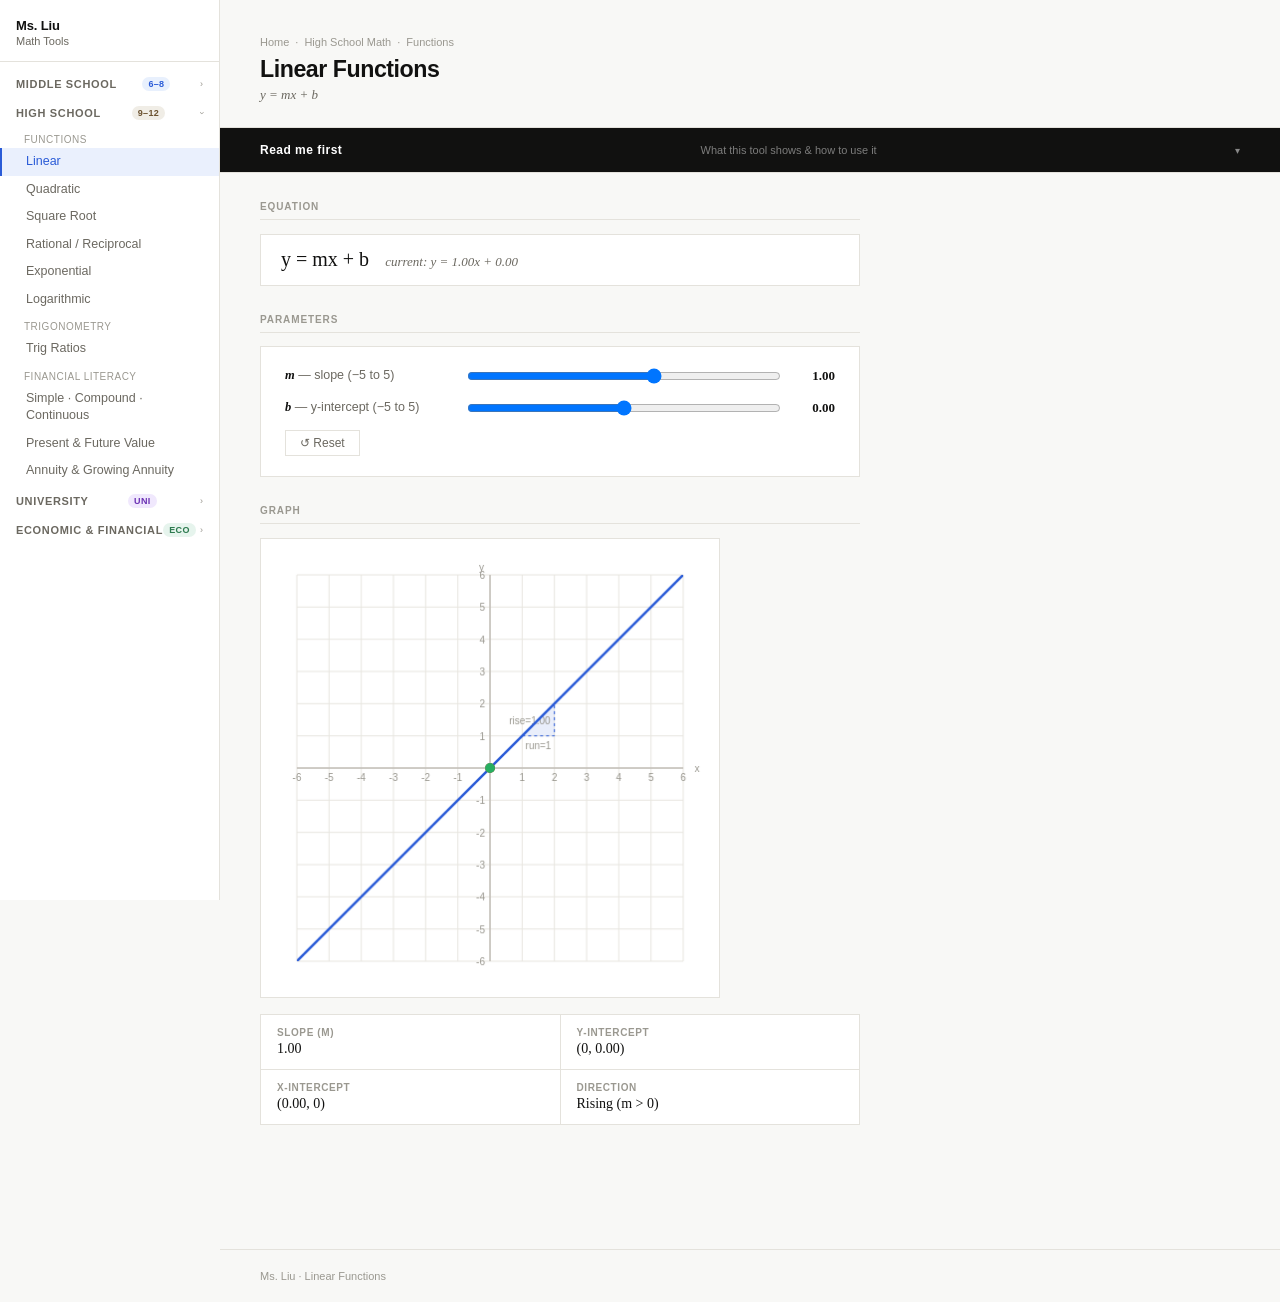
<file: linear_explorer.html>
<!DOCTYPE html>
<html lang="en">
<head>
<meta charset="UTF-8"/>
<meta name="viewport" content="width=device-width, initial-scale=1.0"/>
<title>Linear Functions — Ms. Liu</title>
<link rel="stylesheet" href="nav.css"/>
</head>
<body>

<!-- ── MOBILE TOPBAR ── -->
<div class="topbar">
  <a href="index.html" class="topbar-brand">Ms. Liu <span>· Math Tools</span></a>
  <button class="menu-btn" id="menu-btn" aria-label="Open menu">
    <span></span><span></span><span></span>
  </button>
</div>

<!-- ── MOBILE BOTTOM SHEET ── -->
<div class="sheet-overlay" id="sheet-overlay" style="display:none;"></div>
<div class="sheet" id="nav-sheet" style="display:none;">
  <div id="sheet-mount"></div>
</div>

<!-- ── APP SHELL ── -->
<div class="app-shell">

  <!-- SIDEBAR -->
    <aside class="sidebar">
    <div id="sidebar-mount"></div>
  </aside>

  <!-- MAIN CONTENT -->
  <main class="content">

    <!-- PAGE HEADER -->
    <div class="page-header">
      <div class="breadcrumb">
        <a href="index.html">Home</a>
        <span class="breadcrumb-sep">·</span>
        <span>High School Math</span>
        <span class="breadcrumb-sep">·</span>
        <span>Functions</span>
      </div>
      <h1 class="page-title">Linear Functions</h1>
      <p class="page-formula">y = mx + b</p>
    </div>

    <!-- READ ME FIRST -->
    <div class="readme">
      <div class="readme-header" id="readme-hdr" onclick="toggleReadme()">
        <span class="readme-label">Read me first</span>
        <span class="readme-hint">What this tool shows &amp; how to use it</span>
        <span class="readme-arrow">▾</span>
      </div>
      <div class="readme-body" id="readme-body">
        <h3>What this shows</h3>
        <p>This tool explores slope-intercept form: <em>y = mx + b</em>. Adjust the sliders to see how each parameter changes the graph in real time.</p>
        <h3>Parameters</h3>
        <ul>
          <li><strong>m — slope.</strong> Positive = rising left to right. Negative = falling. Zero = horizontal line.</li>
          <li><strong>b — y-intercept.</strong> Where the line crosses the y-axis. The point (0, b) is always on the line.</li>
        </ul>
        <h3>Key concepts</h3>
        <ul>
          <li>A rise/run triangle is drawn to show slope visually</li>
          <li>Red dot = y-intercept &nbsp;·&nbsp; Green dot = x-intercept</li>
          <li>x-intercept = −b/m (only when m ≠ 0)</li>
          <li>Parallel lines share the same slope</li>
          <li>Perpendicular lines have slopes that multiply to −1</li>
        </ul>
        <h3>Try this</h3>
        <ul>
          <li>Set m = 0 — what happens to the line?</li>
          <li>Set b = 0 — does the line pass through the origin?</li>
          <li>Make m negative — which direction does the line slope?</li>
          <li>Set m = 2 and m = −½ — are those lines perpendicular?</li>
        </ul>
      </div>
    </div>

    <!-- TOOL BODY -->
    <div class="tool-body">

      <!-- equation -->
      <div style="margin-bottom:1.75rem;">
        <div class="section-label">Equation</div>
        <div class="eq-display">
          <span class="eq-formula">y = mx + b</span>
          <span class="eq-current" id="eq-live">current: y = 1.00x + 0.00</span>
        </div>
      </div>

      <!-- sliders -->
      <div style="margin-bottom:1.75rem;">
        <div class="section-label">Parameters</div>
        <div class="panel">
          <div class="slider-row">
            <span class="slider-label"><strong>m</strong> — slope (−5 to 5)</span>
            <input type="range" id="m" min="-5" max="5" step="0.25" value="1" oninput="update()">
            <span class="slider-val" id="m-val">1.00</span>
          </div>
          <div class="slider-row">
            <span class="slider-label"><strong>b</strong> — y-intercept (−5 to 5)</span>
            <input type="range" id="b" min="-5" max="5" step="0.25" value="0" oninput="update()">
            <span class="slider-val" id="b-val">0.00</span>
          </div>
          <button class="btn-reset" onclick="resetSliders()">↺ Reset</button>
        </div>
      </div>

      <!-- graph -->
      <div style="margin-bottom:1.75rem;">
        <div class="section-label">Graph</div>
        <div class="graph-wrap">
          <canvas id="graph" width="460" height="460"></canvas>
        </div>
        <div class="facts">
          <div class="fact">
            <div class="fact-label">Slope (m)</div>
            <div class="fact-val" id="f-m">1.00</div>
          </div>
          <div class="fact">
            <div class="fact-label">y-intercept</div>
            <div class="fact-val" id="f-yint">(0, 0.00)</div>
          </div>
          <div class="fact">
            <div class="fact-label">x-intercept</div>
            <div class="fact-val" id="f-xint">(0.00, 0)</div>
          </div>
          <div class="fact">
            <div class="fact-label">Direction</div>
            <div class="fact-val" id="f-dir">Rising (m &gt; 0)</div>
          </div>
        </div>
      </div>

    </div><!-- end tool-body -->

    <div class="page-footer">Ms. Liu · Linear Functions</div>

  </main>
</div><!-- end app-shell -->

<script src="nav.js"></script>
<script>
  /* ── readme toggle ── */
  function toggleReadme() {
    const hdr  = document.getElementById('readme-hdr');
    const body = document.getElementById('readme-body');
    const open = body.classList.toggle('open');
    hdr.classList.toggle('open', open);
  }

  /* ── graph colours ── */
  function C() {
    const dk = window.matchMedia('(prefers-color-scheme:dark)').matches;
    return {
      bg:   dk ? '#1c1b1a' : '#ffffff',
      grid: dk ? '#2c2b28' : '#e8e6e0',
      axis: dk ? '#4a4845' : '#c0bdb6',
      line: dk ? '#6a9ef0' : '#2a5bd7',
      yDot: dk ? '#e07060' : '#c0392b',
      xDot: dk ? '#5ab87a' : '#27ae60',
      tri:  dk ? 'rgba(106,158,240,0.15)' : 'rgba(42,91,215,0.10)',
      txt:  dk ? '#6a6865' : '#9a9890',
    };
  }

  /* ── draw ── */
  function draw() {
    const m  = parseFloat(document.getElementById('m').value);
    const b  = parseFloat(document.getElementById('b').value);
    const cv = document.getElementById('graph');
    const W  = cv.width, H = cv.height;
    const c  = cv.getContext('2d');
    const col = C();

    c.clearRect(0, 0, W, H);
    c.fillStyle = col.bg;
    c.fillRect(0, 0, W, H);

    const pad = 36, inner = W - pad * 2;
    const range = 6;
    const sc  = inner / (range * 2);
    const ox  = pad + inner / 2;
    const oy  = pad + inner / 2;
    const tx  = v => ox + v * sc;
    const ty  = v => oy - v * sc;

    /* grid */
    c.strokeStyle = col.grid; c.lineWidth = 1;
    for (let i = -range; i <= range; i++) {
      c.beginPath(); c.moveTo(tx(i), pad); c.lineTo(tx(i), H - pad); c.stroke();
      c.beginPath(); c.moveTo(pad, ty(i)); c.lineTo(W - pad, ty(i)); c.stroke();
    }

    /* axes */
    c.strokeStyle = col.axis; c.lineWidth = 1.5;
    c.beginPath(); c.moveTo(pad, oy); c.lineTo(W - pad, oy); c.stroke();
    c.beginPath(); c.moveTo(ox, pad); c.lineTo(ox, H - pad); c.stroke();

    /* axis tick labels */
    c.fillStyle = col.txt;
    c.font = '10px Helvetica Neue, Arial, sans-serif';
    for (let i = -range; i <= range; i++) {
      if (i === 0) continue;
      c.textAlign = 'center'; c.fillText(i, tx(i), oy + 13);
      c.textAlign = 'right';  c.fillText(i, ox - 5, ty(i) + 4);
    }
    c.textAlign = 'center'; c.fillText('x', W - pad + 14, oy + 4);
    c.textAlign = 'right';  c.fillText('y', ox - 6, pad - 4);

    /* clip to graph area */
    c.save();
    c.beginPath();
    c.rect(pad, pad, inner, inner);
    c.clip();

    /* rise/run triangle at x=1..2 */
    if (Math.abs(m) > 0.01) {
      const rx1 = 1, rx2 = 2;
      const ry1 = m * rx1 + b, ry2 = m * rx2 + b;
      c.beginPath();
      c.moveTo(tx(rx1), ty(ry1));
      c.lineTo(tx(rx2), ty(ry1));
      c.lineTo(tx(rx2), ty(ry2));
      c.closePath();
      c.fillStyle = col.tri;
      c.fill();
      c.strokeStyle = col.line;
      c.lineWidth = 1;
      c.setLineDash([3, 3]);
      c.stroke();
      c.setLineDash([]);

      /* run label */
      c.fillStyle = col.txt;
      c.font = '10px Helvetica Neue, Arial, sans-serif';
      c.textAlign = 'center';
      c.fillText('run=1', tx(rx1 + 0.5), ty(ry1) + 13);
      c.textAlign = 'right';
      c.fillText('rise=' + m.toFixed(2), tx(rx2) - 4, ty((ry1 + ry2) / 2) + 4);
    }

    /* the line */
    const x0 = -range - 1, x1 = range + 1;
    c.strokeStyle = col.line; c.lineWidth = 2.5; c.lineJoin = 'round';
    c.beginPath();
    c.moveTo(tx(x0), ty(m * x0 + b));
    c.lineTo(tx(x1), ty(m * x1 + b));
    c.stroke();

    c.restore();

    /* y-intercept dot */
    if (ty(b) >= pad && ty(b) <= H - pad) {
      c.beginPath(); c.arc(tx(0), ty(b), 5, 0, Math.PI * 2);
      c.fillStyle = col.yDot; c.fill();
    }

    /* x-intercept dot */
    if (Math.abs(m) > 0.01) {
      const xi = -b / m;
      if (xi >= -range && xi <= range) {
        c.beginPath(); c.arc(tx(xi), ty(0), 5, 0, Math.PI * 2);
        c.fillStyle = col.xDot; c.fill();
      }
    }
  }

  /* ── update UI ── */
  function update() {
    const m = parseFloat(document.getElementById('m').value);
    const b = parseFloat(document.getElementById('b').value);

    document.getElementById('m-val').textContent = m.toFixed(2);
    document.getElementById('b-val').textContent = b.toFixed(2);

    /* live equation — always show full y = mx + b */
    const sign  = b >= 0 ? ' + ' : ' − ';
    const bAbs  = Math.abs(b).toFixed(2);
    const mDisp = m.toFixed(2);
    document.getElementById('eq-live').textContent =
      'current: y = ' + mDisp + 'x' + sign + bAbs;

    /* facts */
    document.getElementById('f-m').textContent = m.toFixed(2);
    document.getElementById('f-yint').textContent = '(0, ' + b.toFixed(2) + ')';

    const xintEl = document.getElementById('f-xint');
    if (Math.abs(m) < 0.01) {
      xintEl.textContent = b === 0 ? 'Every point' : 'None';
      xintEl.className = 'fact-val na';
    } else {
      xintEl.textContent = '(' + (-b / m).toFixed(2) + ', 0)';
      xintEl.className = 'fact-val';
    }

    const dirEl = document.getElementById('f-dir');
    if (m > 0.01)       { dirEl.textContent = 'Rising (m > 0)'; }
    else if (m < -0.01) { dirEl.textContent = 'Falling (m < 0)'; }
    else                { dirEl.textContent = 'Horizontal (m = 0)'; }

    draw();
  }

  function resetSliders() {
    document.getElementById('m').value = 1;
    document.getElementById('b').value = 0;
    update();
  }

  /* redraw on dark mode switch */
  window.matchMedia('(prefers-color-scheme:dark)').addEventListener('change', draw);

  /* init */
  update();
</script>
</body>
</html>
</file>
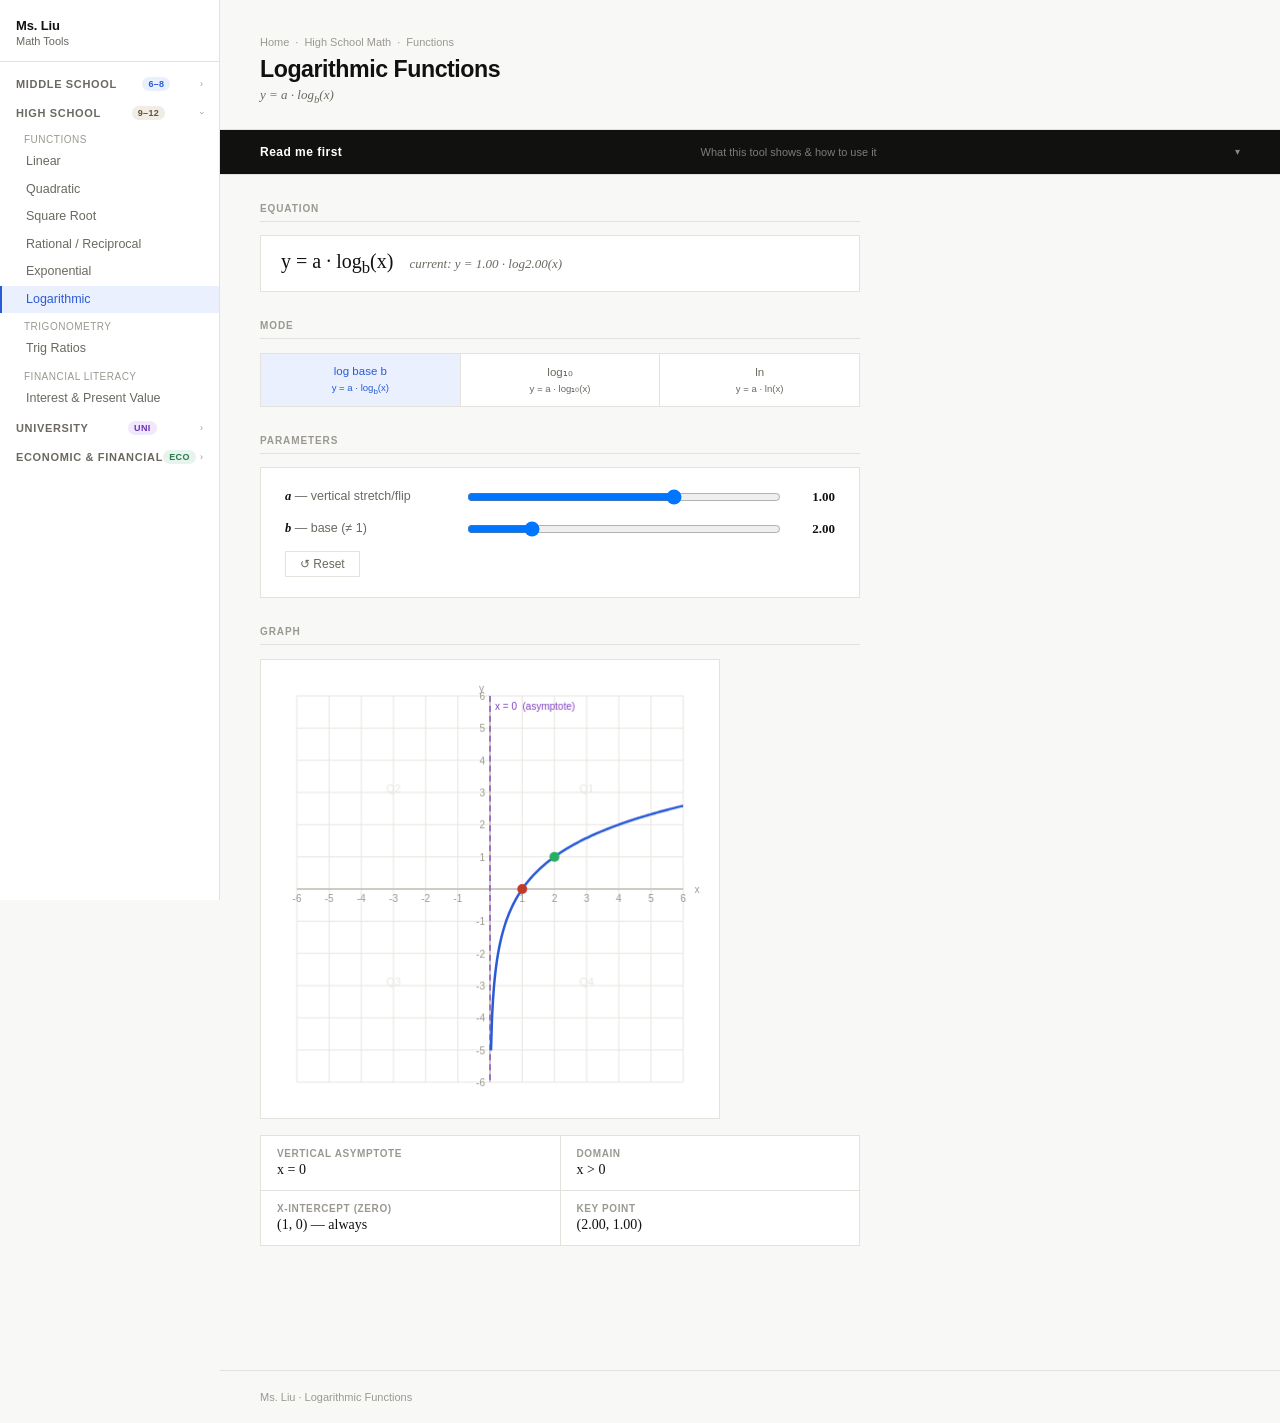
<file: log_explorer.html>
<!DOCTYPE html>
<html lang="en">
<head>
<meta charset="UTF-8"/>
<meta name="viewport" content="width=device-width, initial-scale=1.0"/>
<title>Logarithmic Functions — Ms. Liu</title>
<link rel="stylesheet" href="nav.css"/>
<style>
  .cat-tabs { display:flex; gap:1px; background:var(--border); border:1px solid var(--border); margin-bottom:1.25rem; }
  .cat-tab {
    flex:1; padding:0.55rem 0.5rem; font-size:11.5px; font-weight:500;
    background:var(--surface); color:var(--muted); cursor:pointer; text-align:center;
    border:none; transition:background 0.1s, color 0.1s; line-height:1.4;
  }
  .cat-tab:hover { background:var(--tag-bg); color:var(--text); }
  .cat-tab.active { background:var(--blue-bg); color:var(--blue); }
</style>
</head>
<body>

<!-- MOBILE TOPBAR -->
<div class="topbar">
  <span class="topbar-brand">Ms. Liu <span>· Math Tools</span></span>
  <button class="menu-btn" id="menu-btn" aria-label="Open menu"><span></span><span></span><span></span></button>
</div>

<!-- MOBILE BOTTOM SHEET -->
<div class="sheet-overlay" id="sheet-overlay" style="display:none;"></div>
<div class="sheet" id="nav-sheet" style="display:none;">
  <div class="sheet-handle"></div>
  <div class="sheet-title">Navigation</div>
  <div class="sheet-nav">
    <div class="sheet-group">
      <button class="sheet-group-btn"><span class="sheet-group-name">Middle School</span><span class="nav-group-pill pill-ms">6–8</span><span class="sheet-group-arrow">›</span></button>
      <div class="sheet-sub">
        <div class="sheet-sub-label">Number &amp; Operations</div>
        <a href="fraction_concepts.html" class="sheet-item">Fraction Concepts</a>
        <a href="#" class="sheet-item soon">Fraction Operations</a>
      </div>
    </div>
    <div class="sheet-group">
      <button class="sheet-group-btn"><span class="sheet-group-name">High School</span><span class="nav-group-pill pill-hs">9–12</span><span class="sheet-group-arrow">›</span></button>
      <div class="sheet-sub">
        <div class="sheet-sub-label">Functions</div>
        <a href="linear_explorer.html" class="sheet-item">Linear</a>
        <a href="quadratic_explorer.html" class="sheet-item">Quadratic</a>
        <a href="sqrt_explorer.html" class="sheet-item">Square Root</a>
        <a href="rational_explorer.html" class="sheet-item">Rational / Reciprocal</a>
        <a href="exponential_explorer.html" class="sheet-item">Exponential</a>
        <a href="log_explorer.html" class="sheet-item active">Logarithmic</a>
        <div class="sheet-sub-label">Trigonometry</div>
        <a href="trig_explorer.html" class="sheet-item">Trig Ratios</a>
        <div class="sheet-sub-label">Financial Literacy</div>
        <a href="interest_explorer.html" class="sheet-item">Interest &amp; Present Value</a>
      </div>
    </div>
    <div class="sheet-group">
      <button class="sheet-group-btn"><span class="sheet-group-name">University Math</span><span class="nav-group-pill pill-uni">Uni</span><span class="sheet-group-arrow">›</span></button>
      <div class="sheet-sub"><a href="#" class="sheet-item soon">Coming soon</a></div>
    </div>
    <div class="sheet-group">
      <button class="sheet-group-btn"><span class="sheet-group-name">Economic &amp; Financial</span><span class="nav-group-pill pill-eco">Eco</span><span class="sheet-group-arrow">›</span></button>
      <div class="sheet-sub"><a href="#" class="sheet-item soon">Cobb-Douglas Utility</a></div>
    </div>
  </div>
</div>

<!-- APP SHELL -->
<div class="app-shell">
  <aside class="sidebar">
    <a href="index.html" class="sidebar-brand"><span class="brand-title">Ms. Liu</span><span class="brand-sub">Math Tools</span></a>
    <nav class="sidebar-nav">
      <div class="nav-group">
        <div class="nav-group-header"><span class="nav-group-label">Middle School</span><span class="nav-group-pill pill-ms">6–8</span><span class="nav-group-arrow">›</span></div>
        <div class="nav-sub">
          <div class="nav-sub-label">Number &amp; Ops</div>
          <a href="fraction_concepts.html" class="nav-item">Fraction Concepts</a>
          <a href="#" class="nav-item soon">Fraction Operations</a>
          <a href="#" class="nav-item soon">Frac · Dec · Percent</a>
          <a href="#" class="nav-item soon">Integer Operations</a>
          <a href="#" class="nav-item soon">Ratios &amp; Proportions</a>
          <a href="#" class="nav-item soon">Percent Problems</a>
          <div class="nav-sub-label">Algebra</div>
          <a href="#" class="nav-item soon">Order of Operations</a>
          <a href="#" class="nav-item soon">Solving Equations</a>
          <a href="#" class="nav-item soon">Inequalities</a>
          <a href="#" class="nav-item soon">Coordinate Plane</a>
          <div class="nav-sub-label">Geometry</div>
          <a href="#" class="nav-item soon">Pythagorean Theorem</a>
          <a href="#" class="nav-item soon">Area &amp; Perimeter</a>
          <a href="#" class="nav-item soon">Volume &amp; Surface Area</a>
          <a href="#" class="nav-item soon">Angle Relationships</a>
          <div class="nav-sub-label">Stats &amp; Data</div>
          <a href="#" class="nav-item soon">Probability Concepts</a>
          <a href="#" class="nav-item soon">Tree Diagrams</a>
          <a href="#" class="nav-item soon">Mean · Median · Mode</a>
          <a href="#" class="nav-item soon">Data Displays</a>
        </div>
      </div>
      <div class="nav-group">
        <div class="nav-group-header"><span class="nav-group-label">High School</span><span class="nav-group-pill pill-hs">9–12</span><span class="nav-group-arrow">›</span></div>
        <div class="nav-sub">
          <div class="nav-sub-label">Functions</div>
          <a href="linear_explorer.html" class="nav-item">Linear</a>
          <a href="quadratic_explorer.html" class="nav-item">Quadratic</a>
          <a href="sqrt_explorer.html" class="nav-item">Square Root</a>
          <a href="rational_explorer.html" class="nav-item">Rational / Reciprocal</a>
          <a href="exponential_explorer.html" class="nav-item">Exponential</a>
          <a href="log_explorer.html" class="nav-item active">Logarithmic</a>
          <div class="nav-sub-label">Trigonometry</div>
          <a href="trig_explorer.html" class="nav-item">Trig Ratios</a>
          <div class="nav-sub-label">Financial Literacy</div>
          <a href="interest_explorer.html" class="nav-item">Interest &amp; Present Value</a>
        </div>
      </div>
      <div class="nav-group">
        <div class="nav-group-header"><span class="nav-group-label">University</span><span class="nav-group-pill pill-uni">Uni</span><span class="nav-group-arrow">›</span></div>
        <div class="nav-sub"><a href="#" class="nav-item soon">Coming soon</a></div>
      </div>
      <div class="nav-group">
        <div class="nav-group-header"><span class="nav-group-label">Economic &amp; Financial</span><span class="nav-group-pill pill-eco">Eco</span><span class="nav-group-arrow">›</span></div>
        <div class="nav-sub">
          <a href="#" class="nav-item soon">Cobb-Douglas Utility</a>
          <a href="#" class="nav-item soon">Supply &amp; Demand</a>
          <a href="#" class="nav-item soon">Cost / Revenue / Profit</a>
          <a href="#" class="nav-item soon">Logistic Growth</a>
          <a href="#" class="nav-item soon">Average Cost</a>
        </div>
      </div>
    </nav>
  </aside>

  <main class="content">
    <div class="page-header">
      <div class="breadcrumb">
        <a href="index.html">Home</a><span class="breadcrumb-sep">·</span>
        <span>High School Math</span><span class="breadcrumb-sep">·</span>
        <span>Functions</span>
      </div>
      <h1 class="page-title">Logarithmic Functions</h1>
      <p class="page-formula">y = a · log<sub>b</sub>(x)</p>
    </div>

    <div class="readme">
      <div class="readme-header" id="readme-hdr" onclick="toggleReadme()">
        <span class="readme-label">Read me first</span>
        <span class="readme-hint">What this tool shows &amp; how to use it</span>
        <span class="readme-arrow">▾</span>
      </div>
      <div class="readme-body" id="readme-body">
        <h3>Three modes</h3>
        <ul>
          <li><strong>log base b</strong> — explore any base. Adjust a and b sliders.</li>
          <li><strong>log₁₀</strong> — common logarithm (base 10). Only a slider active.</li>
          <li><strong>ln</strong> — natural logarithm (base e ≈ 2.718). Only a slider active.</li>
        </ul>
        <h3>Parameters</h3>
        <ul>
          <li><strong>a — vertical stretch/compression.</strong> Negative a flips the curve below the x-axis.</li>
          <li><strong>b — base</strong> (log base b mode only). b &gt; 1 = increasing curve, 0 &lt; b &lt; 1 = decreasing. b ≠ 1.</li>
        </ul>
        <h3>Key concepts</h3>
        <ul>
          <li>Domain: x &gt; 0 only — log of a negative number is undefined</li>
          <li><strong>Vertical asymptote: x = 0</strong> — the curve approaches but never crosses the y-axis</li>
          <li>Always passes through (1, 0) since log of 1 = 0 for any base</li>
          <li>Red dot = (1, 0) &nbsp;·&nbsp; Green dot = (b, a) key point &nbsp;·&nbsp; purple dashed line = vertical asymptote x = 0</li>
        </ul>
        <h3>Try this</h3>
        <ul>
          <li>In base b mode: set b = 10 — matches the log₁₀ tab exactly</li>
          <li>Set b = 2.718 ≈ e — matches the ln tab closely</li>
          <li>Set 0 &lt; b &lt; 1 — which direction does the curve go?</li>
          <li>Make a negative — how does the curve flip?</li>
        </ul>
      </div>
    </div>

    <div class="tool-body">

      <div style="margin-bottom:1.75rem;">
        <div class="section-label">Equation</div>
        <div class="eq-display">
          <span class="eq-formula" id="eq-static">y = a · log<sub>b</sub>(x)</span>
          <span class="eq-current" id="eq-live">current: y = 1.00 · log₂(x)</span>
        </div>
      </div>

      <div style="margin-bottom:1.75rem;">
        <div class="section-label">Mode</div>
        <div class="cat-tabs">
          <button class="cat-tab active" id="tab-0" onclick="setMode(0)">log base b<br><small>y = a · log<sub>b</sub>(x)</small></button>
          <button class="cat-tab" id="tab-1" onclick="setMode(1)">log₁₀<br><small>y = a · log₁₀(x)</small></button>
          <button class="cat-tab" id="tab-2" onclick="setMode(2)">ln<br><small>y = a · ln(x)</small></button>
        </div>
      </div>

      <div style="margin-bottom:1.75rem;">
        <div class="section-label">Parameters</div>
        <div class="panel">
          <div class="slider-row">
            <span class="slider-label"><strong>a</strong> — vertical stretch/flip</span>
            <input type="range" id="pa" min="-3" max="3" step="0.25" value="1" oninput="update()">
            <span class="slider-val" id="a-val">1.00</span>
          </div>
          <div class="slider-row" id="b-row">
            <span class="slider-label"><strong>b</strong> — base (≠ 1)</span>
            <input type="range" id="pb" min="0.1" max="10" step="0.05" value="2" oninput="update()">
            <span class="slider-val" id="b-val">2.00</span>
          </div>
          <button class="btn-reset" onclick="resetSliders()">↺ Reset</button>
        </div>
      </div>

      <div style="margin-bottom:1.75rem;">
        <div class="section-label">Graph</div>
        <div class="graph-wrap"><canvas id="graph" width="460" height="460"></canvas></div>
        <div class="facts">
          <div class="fact"><div class="fact-label">Vertical asymptote</div><div class="fact-val" id="f-va">x = 0</div></div>
          <div class="fact"><div class="fact-label">Domain</div><div class="fact-val" id="f-dom">x &gt; 0</div></div>
          <div class="fact"><div class="fact-label">x-intercept (zero)</div><div class="fact-val" id="f-zero">(1, 0)</div></div>
          <div class="fact"><div class="fact-label">Key point</div><div class="fact-val" id="f-key">(b, a)</div></div>
        </div>
      </div>

    </div>
    <div class="page-footer">Ms. Liu · Logarithmic Functions</div>
  </main>
</div>

<script src="nav.js"></script>
<script>
  function toggleReadme() {
    const hdr=document.getElementById('readme-hdr'), body=document.getElementById('readme-body');
    const open=body.classList.toggle('open'); hdr.classList.toggle('open',open);
  }

  let modeIdx = 0;

  function setMode(i) {
    modeIdx = i;
    [0,1,2].forEach(j => document.getElementById('tab-'+j).classList.toggle('active', j===i));
    /* show/hide b slider */
    document.getElementById('b-row').style.opacity = i===0 ? '1' : '0.35';
    document.getElementById('pb').disabled = i !== 0;
    update();
  }

  function getBase() {
    if (modeIdx === 1) return 10;
    if (modeIdx === 2) return Math.E;
    const b = parseFloat(document.getElementById('pb').value);
    return Math.abs(b - 1) < 0.05 ? 1.05 : b; /* guard b≠1 */
  }

  function C() {
    const dk = window.matchMedia('(prefers-color-scheme:dark)').matches;
    return {
      bg:    dk ? '#1c1b1a' : '#ffffff',
      grid:  dk ? '#2c2b28' : '#e8e6e0',
      axis:  dk ? '#4a4845' : '#c0bdb6',
      axlbl: dk ? '#6a6865' : '#9a9890',
      asym:  dk ? '#b07aee' : '#8040c0',
      curve: dk ? '#6a9ef0' : '#2a5bd7',
      rdot:  dk ? '#e07060' : '#c0392b',
      gdot:  dk ? '#5ab87a' : '#27ae60',
      qlbl:  dk ? '#2c2b28' : '#efefed',
    };
  }

  function draw() {
    const a   = parseFloat(document.getElementById('pa').value);
    const b   = getBase();
    const cv  = document.getElementById('graph'), W=cv.width, H=cv.height;
    const ctx = cv.getContext('2d'), col=C();
    ctx.clearRect(0,0,W,H); ctx.fillStyle=col.bg; ctx.fillRect(0,0,W,H);

    const pad=36, inner=W-pad*2, range=6;
    const sc=inner/(range*2);
    const ox=pad+inner/2, oy=pad+inner/2;
    const tx=v=>ox+v*sc, ty=v=>oy-v*sc;

    /* grid — all 4 quadrants */
    ctx.strokeStyle=col.grid; ctx.lineWidth=1;
    for (let i=-range;i<=range;i++) {
      ctx.beginPath(); ctx.moveTo(tx(i),pad); ctx.lineTo(tx(i),H-pad); ctx.stroke();
      ctx.beginPath(); ctx.moveTo(pad,ty(i)); ctx.lineTo(W-pad,ty(i)); ctx.stroke();
    }

    /* axes */
    ctx.strokeStyle=col.axis; ctx.lineWidth=1.5;
    ctx.beginPath(); ctx.moveTo(pad,oy); ctx.lineTo(W-pad,oy); ctx.stroke();
    ctx.beginPath(); ctx.moveTo(ox,pad); ctx.lineTo(ox,H-pad); ctx.stroke();

    /* tick labels */
    ctx.fillStyle=col.axlbl; ctx.font='10px Helvetica Neue,Arial,sans-serif';
    for (let i=-range;i<=range;i++) {
      if (i===0) continue;
      ctx.textAlign='center'; ctx.fillText(i,tx(i),oy+13);
      ctx.textAlign='right';  ctx.fillText(i,ox-5,ty(i)+4);
    }
    ctx.textAlign='center'; ctx.fillText('x',W-pad+14,oy+4);
    ctx.textAlign='right';  ctx.fillText('y',ox-6,pad-4);

    /* Q labels */
    ctx.fillStyle=col.grid; ctx.font='11px Helvetica Neue,Arial,sans-serif'; ctx.textAlign='center';
    ctx.fillText('Q1',tx(range/2),ty(range/2)); ctx.fillText('Q2',tx(-range/2),ty(range/2));
    ctx.fillText('Q3',tx(-range/2),ty(-range/2)); ctx.fillText('Q4',tx(range/2),ty(-range/2));

    ctx.save(); ctx.beginPath(); ctx.rect(pad,pad,inner,inner); ctx.clip();

    /* vertical asymptote x = 0 */
    ctx.strokeStyle=col.asym; ctx.lineWidth=1.3; ctx.setLineDash([6,4]);
    ctx.beginPath(); ctx.moveTo(tx(0),pad); ctx.lineTo(tx(0),H-pad); ctx.stroke();
    ctx.setLineDash([]);

    /* log curve — only x > 0 */
    const logBase = (x) => {
      if (x <= 0) return null;
      return a * Math.log(x) / Math.log(b);
    };
    ctx.strokeStyle=col.curve; ctx.lineWidth=2.5; ctx.lineJoin='round';
    ctx.beginPath(); let first=true;
    for (let px=ox+1; px<=W-pad; px++) {   /* start just right of y-axis */
      const xv=(px-ox)/sc;
      if (xv<=0){first=true;continue;}
      const yv=logBase(xv);
      if (yv===null||yv<-range-1||yv>range+1){first=true;continue;}
      if(first){ctx.moveTo(px,ty(yv));first=false;}
      else ctx.lineTo(px,ty(yv));
    }
    ctx.stroke();
    ctx.restore();

    /* dots */
    /* (1, 0) always */
    ctx.beginPath(); ctx.arc(tx(1),ty(0),5,0,Math.PI*2);
    ctx.fillStyle=col.rdot; ctx.fill();

    /* (b, a) key point — only if in graph range */
    if (b>0&&b<=range&&Math.abs(a)<=range) {
      ctx.beginPath(); ctx.arc(tx(b),ty(a),5,0,Math.PI*2);
      ctx.fillStyle=col.gdot; ctx.fill();
    }

    /* asymptote label */
    ctx.fillStyle=col.asym; ctx.font='10px Helvetica Neue,Arial,sans-serif'; ctx.textAlign='left';
    ctx.fillText('x = 0  (asymptote)', tx(0)+5, pad+14);
  }

  function update() {
    const a = parseFloat(document.getElementById('pa').value);
    const b = getBase();
    const rawB = parseFloat(document.getElementById('pb').value);

    document.getElementById('a-val').textContent = a.toFixed(2);
    document.getElementById('b-val').textContent = rawB.toFixed(2);

    /* equation display */
    let eqStr;
    if (modeIdx===1)      eqStr = 'current: y = ' + a.toFixed(2) + ' · log₁₀(x)';
    else if (modeIdx===2) eqStr = 'current: y = ' + a.toFixed(2) + ' · ln(x)';
    else                  eqStr = 'current: y = ' + a.toFixed(2) + ' · log' + b.toFixed(2) + '(x)';
    document.getElementById('eq-live').textContent = eqStr;

    /* facts */
    document.getElementById('f-va').textContent   = 'x = 0';
    document.getElementById('f-dom').textContent  = 'x > 0';
    document.getElementById('f-zero').textContent = '(1, 0)  — always';
    const keyLbl = modeIdx===0
      ? '(' + b.toFixed(2) + ', ' + a.toFixed(2) + ')'
      : modeIdx===1 ? '(10, ' + a.toFixed(2) + ')' : '(e, ' + a.toFixed(2) + ')';
    document.getElementById('f-key').textContent = keyLbl;

    draw();
  }

  function resetSliders() {
    modeIdx=0; setMode(0);
    document.getElementById('pa').value=1;
    document.getElementById('pb').value=2;
    update();
  }

  window.matchMedia('(prefers-color-scheme:dark)').addEventListener('change', draw);
  update();
</script>
</body>
</html>
</file>
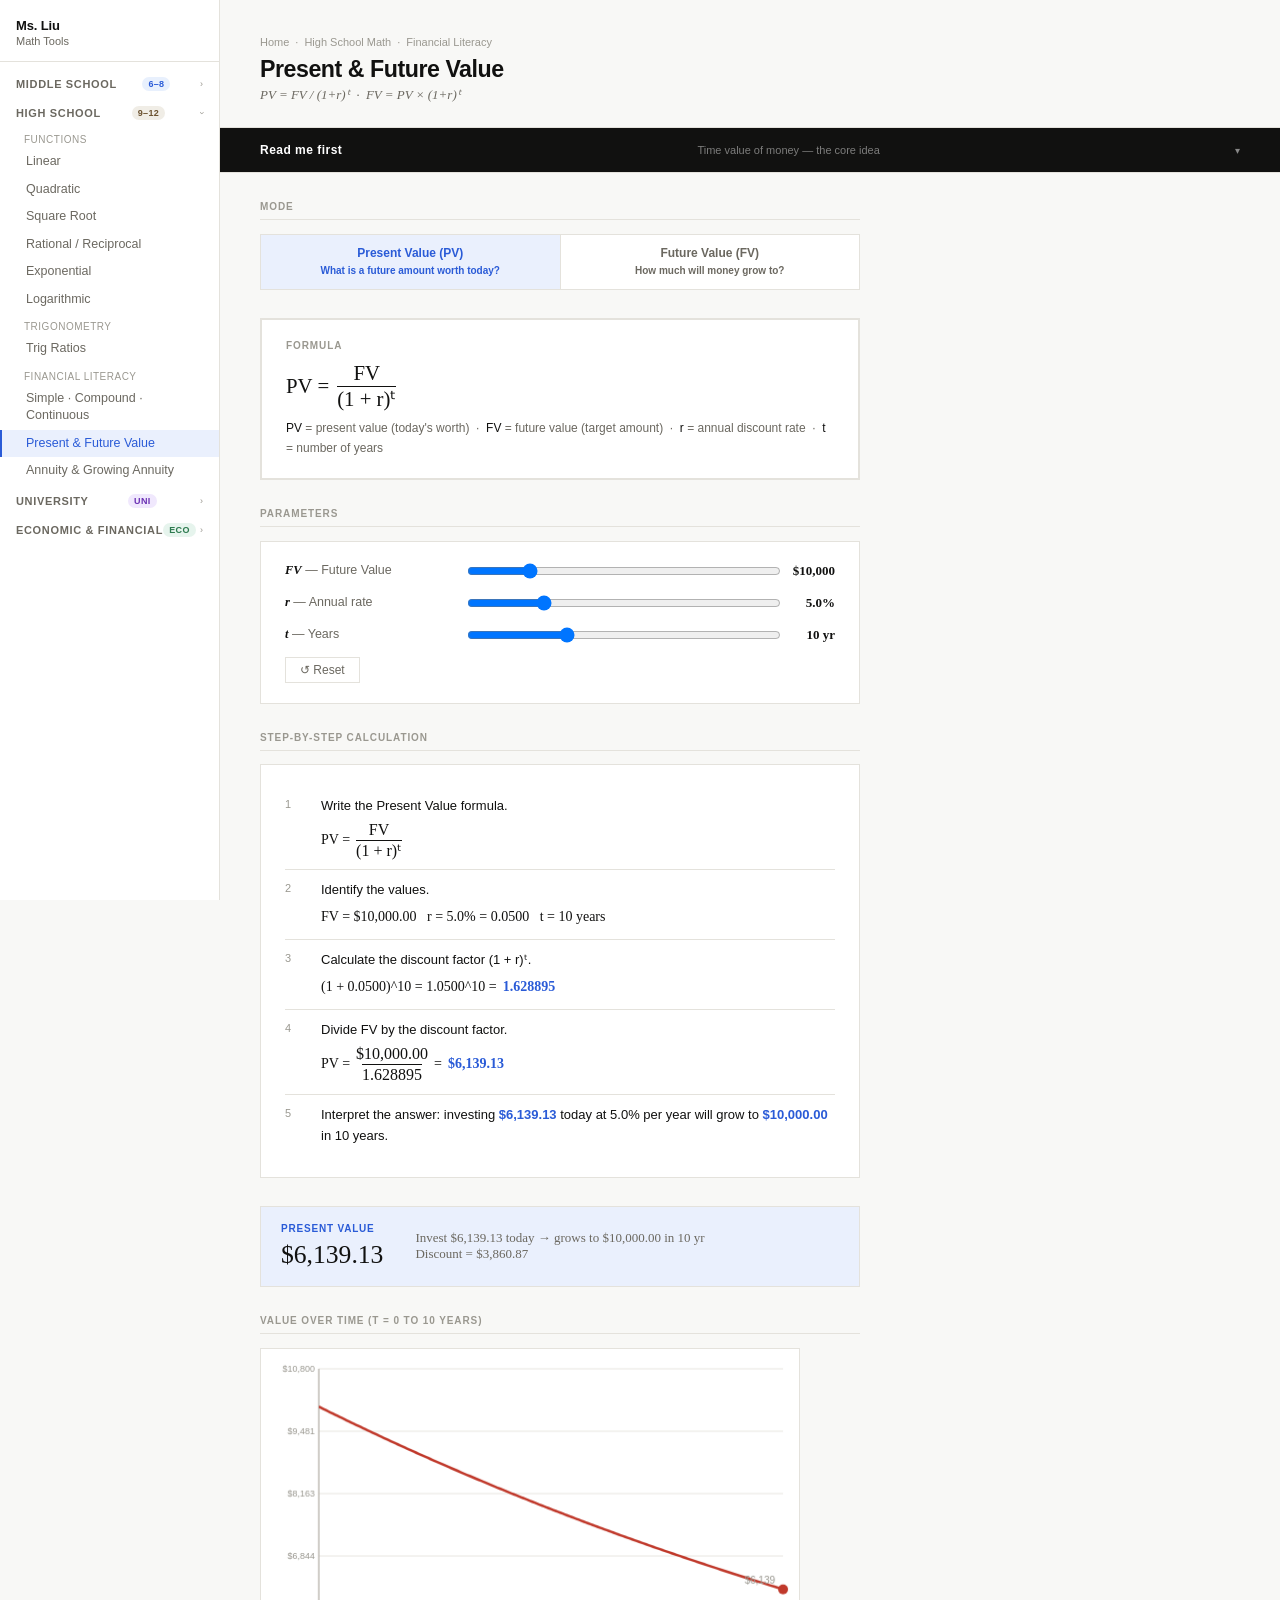
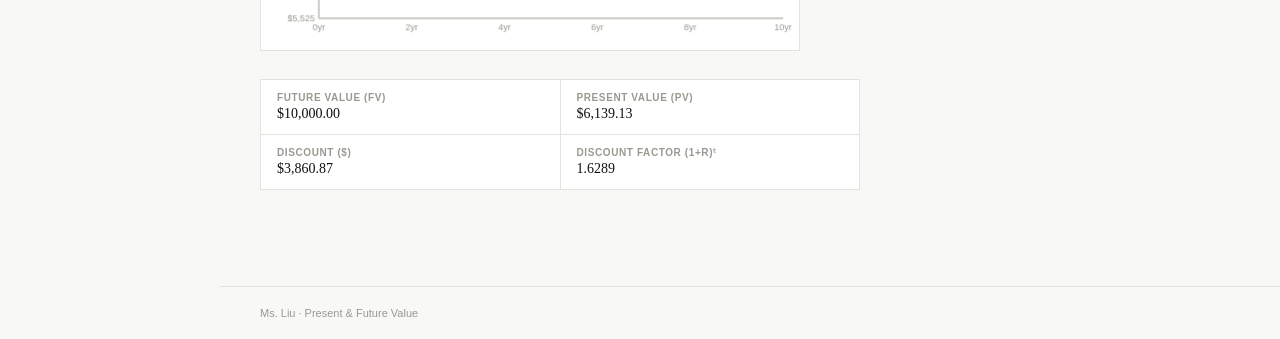
<file: present_value_explorer.html>
<!DOCTYPE html>
<html lang="en">
<head>
<meta charset="UTF-8"/>
<meta name="viewport" content="width=device-width, initial-scale=1.0"/>
<title>Present &amp; Future Value — Ms. Liu</title>
<link rel="stylesheet" href="nav.css"/>
<style>
  /* mode tabs */
  .mode-tabs{display:flex;gap:1px;background:var(--border);border:1px solid var(--border);margin-bottom:1.5rem;}
  .mode-tab{flex:1;padding:.65rem .5rem;font-size:12px;font-weight:600;background:var(--surface);color:var(--muted);cursor:pointer;text-align:center;border:none;transition:background .1s,color .1s;line-height:1.4;}
  .mode-tab:hover{background:var(--tag-bg);color:var(--text);}
  .mode-tab.active{background:var(--blue-bg);color:var(--blue);}
  /* formula box — prominent, shown before sliders */
  .formula-box{background:var(--surface);border:2px solid var(--border);padding:1.25rem 1.5rem;margin-bottom:1.75rem;}
  .formula-box-title{font-size:10px;font-weight:600;letter-spacing:.09em;text-transform:uppercase;color:var(--subtle);margin-bottom:.75rem;display:block;}
  .formula-main{font-family:'Georgia',serif;font-size:1.3rem;color:var(--text);margin-bottom:.5rem;display:flex;align-items:center;gap:.5rem;flex-wrap:wrap;}
  .formula-vars{font-size:12px;color:var(--muted);line-height:1.7;}
  .formula-vars span{color:var(--text);font-weight:500;}
  /* inline fraction */
  .fi{display:inline-flex;flex-direction:column;align-items:center;font-family:'Georgia',serif;vertical-align:middle;line-height:1;}
  .fi .fn{padding-bottom:2px;text-align:center;display:block;}
  .fi .fd{padding-top:2px;border-top:1.5px solid currentColor;text-align:center;display:block;}
  /* steps */
  .step{display:grid;grid-template-columns:1.5rem 1fr;gap:0 .75rem;padding:.65rem 0;border-top:1px solid var(--border);align-items:start;}
  .step:first-child{border-top:none;}
  .step-n{font-size:11px;color:var(--subtle);padding-top:2px;}
  .step-b{font-size:13px;color:var(--text);line-height:1.6;}
  .step-b em{font-style:normal;color:var(--blue);font-weight:600;}
  .step-math{margin-top:5px;font-family:'Georgia',serif;font-size:14px;display:flex;align-items:center;gap:6px;flex-wrap:wrap;}
</style>
</head>
<body>

<div class="topbar">
  <a href="index.html" class="topbar-brand">Ms. Liu <span>· Math Tools</span></a>
  <button class="menu-btn" id="menu-btn" aria-label="Open menu"><span></span><span></span><span></span></button>
</div>
<div class="sheet-overlay" id="sheet-overlay" style="display:none;"></div>
<div class="sheet" id="nav-sheet" style="display:none;"><div id="sheet-mount"></div></div>

<div class="app-shell">
  <aside class="sidebar"><div id="sidebar-mount"></div></aside>

  <main class="content">
    <div class="page-header">
      <div class="breadcrumb">
        <a href="index.html">Home</a><span class="breadcrumb-sep">·</span>
        <span>High School Math</span><span class="breadcrumb-sep">·</span>
        <span>Financial Literacy</span>
      </div>
      <h1 class="page-title">Present &amp; Future Value</h1>
      <p class="page-formula">PV = FV / (1+r)ᵗ &nbsp;·&nbsp; FV = PV × (1+r)ᵗ</p>
    </div>

    <div class="readme">
      <div class="readme-header" id="readme-hdr" onclick="toggleReadme()">
        <span class="readme-label">Read me first</span>
        <span class="readme-hint">Time value of money — the core idea</span>
        <span class="readme-arrow">▾</span>
      </div>
      <div class="readme-body" id="readme-body">
        <h3>The core idea</h3>
        <ul>
          <li>Money today is worth <strong>more</strong> than the same amount in the future — because today's money can be invested and earn returns</li>
          <li>This is called the <strong>Time Value of Money</strong></li>
        </ul>
        <h3>Present Value (PV)</h3>
        <ul>
          <li>Asks: "How much do I need to invest <em>today</em> to reach a target future amount?"</li>
          <li>The higher the rate or the longer the time, the lower the PV (you need less today)</li>
          <li>PV is a <strong>decreasing</strong> function of time — money needs discounting</li>
        </ul>
        <h3>Future Value (FV)</h3>
        <ul>
          <li>Asks: "How much will my money grow to after t years?"</li>
          <li>The higher the rate or the longer the time, the higher the FV</li>
          <li>FV is an <strong>increasing exponential</strong> function of time</li>
        </ul>
        <h3>They are exact inverses</h3>
        <ul>
          <li>PV × (1+r)ᵗ = FV — always</li>
          <li>Switch tabs to see both perspectives with the same numbers</li>
        </ul>
        <h3>Try this</h3>
        <ul>
          <li>PV: set FV=$10,000, r=5%, t=10 — how much to invest today?</li>
          <li>FV: set PV=$5,000, r=7%, t=10 — what does it grow to?</li>
          <li>Increase r — PV drops, FV rises. Why?</li>
        </ul>
      </div>
    </div>

    <div class="tool-body">

      <!-- MODE TABS -->
      <div style="margin-bottom:1.75rem;">
        <div class="section-label">Mode</div>
        <div class="mode-tabs">
          <button class="mode-tab active" id="tab-0" onclick="setMode(0)">
            Present Value (PV)<br><small>What is a future amount worth today?</small>
          </button>
          <button class="mode-tab" id="tab-1" onclick="setMode(1)">
            Future Value (FV)<br><small>How much will money grow to?</small>
          </button>
        </div>
      </div>

      <!-- FORMULA BOX — always shown first -->
      <div class="formula-box" id="formula-box">
        <span class="formula-box-title">Formula</span>
        <div class="formula-main" id="formula-main">
          <span>PV =</span>
          <span class="fi" style="font-size:1.3rem;">
            <span class="fn">FV</span>
            <span class="fd">(1 + r)ᵗ</span>
          </span>
        </div>
        <div class="formula-vars" id="formula-vars">
          <span>PV</span> = present value (today's worth) &nbsp;·&nbsp;
          <span>FV</span> = future value (target amount) &nbsp;·&nbsp;
          <span>r</span> = annual discount rate &nbsp;·&nbsp;
          <span>t</span> = number of years
        </div>
      </div>

      <!-- SLIDERS -->
      <div style="margin-bottom:1.75rem;">
        <div class="section-label">Parameters</div>
        <div class="panel">
          <div class="slider-row" id="fv-row">
            <span class="slider-label"><strong>FV</strong> — Future Value</span>
            <input type="range" id="sFV" min="1000" max="50000" step="500" value="10000" oninput="update()">
            <span class="slider-val" id="FV-val">$10,000</span>
          </div>
          <div class="slider-row" id="pv-row" style="display:none;">
            <span class="slider-label"><strong>PV</strong> — Present Value</span>
            <input type="range" id="sPV" min="500" max="25000" step="500" value="5000" oninput="update()">
            <span class="slider-val" id="PV-val">$5,000</span>
          </div>
          <div class="slider-row">
            <span class="slider-label"><strong>r</strong> — Annual rate</span>
            <input type="range" id="sr" min="0.5" max="20" step="0.5" value="5" oninput="update()">
            <span class="slider-val" id="r-val">5.0%</span>
          </div>
          <div class="slider-row">
            <span class="slider-label"><strong>t</strong> — Years</span>
            <input type="range" id="st" min="1" max="30" step="1" value="10" oninput="update()">
            <span class="slider-val" id="t-val">10 yr</span>
          </div>
          <button class="btn-reset" onclick="resetSliders()">↺ Reset</button>
        </div>
      </div>

      <!-- STEP-BY-STEP -->
      <div style="margin-bottom:1.75rem;">
        <div class="section-label">Step-by-step calculation</div>
        <div class="panel"><div id="steps-wrap"></div></div>
      </div>

      <!-- RESULT -->
      <div id="result-wrap" style="margin-bottom:1.75rem;"></div>

      <!-- GRAPH -->
      <div style="margin-bottom:1.75rem;">
        <div class="section-label">Value over time (t = 0 to <span id="t-label">10</span> years)</div>
        <div class="graph-wrap" style="max-width:540px;aspect-ratio:16/9;">
          <canvas id="graph" width="540" height="304"></canvas>
        </div>
      </div>

      <!-- FACTS -->
      <div class="facts">
        <div class="fact"><div class="fact-label" id="fl-1">Future Value</div><div class="fact-val" id="fv-1">$10,000.00</div></div>
        <div class="fact"><div class="fact-label" id="fl-2">Present Value</div><div class="fact-val" id="fv-2">—</div></div>
        <div class="fact"><div class="fact-label" id="fl-3">Discount / Growth</div><div class="fact-val" id="fv-3">—</div></div>
        <div class="fact"><div class="fact-label">Discount factor (1+r)ᵗ</div><div class="fact-val" id="fv-4">—</div></div>
      </div>

    </div>
    <div class="page-footer">Ms. Liu · Present &amp; Future Value</div>
  </main>
</div>

<script src="nav.js"></script>
<script>
  function toggleReadme(){
    const hdr=document.getElementById('readme-hdr'),body=document.getElementById('readme-body');
    const open=body.classList.toggle('open');hdr.classList.toggle('open',open);
  }

  let modeIdx=0;

  function setMode(i){
    modeIdx=i;
    [0,1].forEach(j=>document.getElementById('tab-'+j).classList.toggle('active',j===i));
    document.getElementById('fv-row').style.display=i===0?'flex':'none';
    document.getElementById('pv-row').style.display=i===1?'flex':'none';
    const fm=document.getElementById('formula-main');
    const fv=document.getElementById('formula-vars');
    if(i===0){
      fm.innerHTML=`<span>PV =</span><span class="fi" style="font-size:1.3rem;"><span class="fn">FV</span><span class="fd">(1 + r)ᵗ</span></span>`;
      fv.innerHTML=`<span>PV</span> = present value (today's worth) &nbsp;·&nbsp; <span>FV</span> = future target amount &nbsp;·&nbsp; <span>r</span> = annual discount rate &nbsp;·&nbsp; <span>t</span> = years`;
    } else {
      fm.innerHTML=`<span>FV = PV × (1 + r)ᵗ</span>`;
      fv.innerHTML=`<span>FV</span> = future value &nbsp;·&nbsp; <span>PV</span> = amount invested today &nbsp;·&nbsp; <span>r</span> = annual growth rate &nbsp;·&nbsp; <span>t</span> = years`;
    }
    update();
  }

  function fmt(v){return '$'+v.toLocaleString('en-CA',{minimumFractionDigits:2,maximumFractionDigits:2});}

  function update(){
    const FV=+document.getElementById('sFV').value;
    const PV0=+document.getElementById('sPV').value;
    const r=+document.getElementById('sr').value/100;
    const t=+document.getElementById('st').value;

    document.getElementById('FV-val').textContent='$'+FV.toLocaleString();
    document.getElementById('PV-val').textContent='$'+PV0.toLocaleString();
    document.getElementById('r-val').textContent=(r*100).toFixed(1)+'%';
    document.getElementById('t-val').textContent=t+' yr';
    document.getElementById('t-label').textContent=t;

    const factor=Math.pow(1+r,t);

    if(modeIdx===0){
      /* PV mode */
      const PV=FV/factor;
      const discount=FV-PV;

      document.getElementById('steps-wrap').innerHTML=`
        <div class="step"><span class="step-n">1</span><div class="step-b">Write the Present Value formula.<div class="step-math">PV = <span class="fi" style="font-size:1rem;"><span class="fn">FV</span><span class="fd">(1 + r)ᵗ</span></span></div></div></div>
        <div class="step"><span class="step-n">2</span><div class="step-b">Identify the values.<div class="step-math">FV = ${fmt(FV)} &nbsp; r = ${(r*100).toFixed(1)}% = ${r.toFixed(4)} &nbsp; t = ${t} years</div></div></div>
        <div class="step"><span class="step-n">3</span><div class="step-b">Calculate the discount factor (1 + r)ᵗ.<div class="step-math">(1 + ${r.toFixed(4)})^${t} = ${(1+r).toFixed(4)}^${t} = <em>${factor.toFixed(6)}</em></div></div></div>
        <div class="step"><span class="step-n">4</span><div class="step-b">Divide FV by the discount factor.<div class="step-math">PV = <span class="fi" style="font-size:1rem;"><span class="fn">${fmt(FV)}</span><span class="fd">${factor.toFixed(6)}</span></span> = <em>${fmt(PV)}</em></div></div></div>
        <div class="step"><span class="step-n">5</span><div class="step-b">Interpret the answer: investing <em>${fmt(PV)}</em> today at ${(r*100).toFixed(1)}% per year will grow to <em>${fmt(FV)}</em> in ${t} years.</div></div>`;

      document.getElementById('result-wrap').innerHTML=`
        <div class="result-box" style="background:var(--blue-bg);border:1px solid var(--border);padding:1rem 1.25rem;display:flex;align-items:center;gap:2rem;flex-wrap:wrap;">
          <div><div style="font-size:10px;font-weight:600;color:var(--blue);letter-spacing:.08em;text-transform:uppercase;margin-bottom:6px;">Present Value</div>
            <div style="font-family:'Georgia',serif;font-size:1.6rem;color:var(--text);">${fmt(PV)}</div></div>
          <div style="font-size:13px;color:var(--muted);font-family:'Georgia',serif;">
            Invest ${fmt(PV)} today → grows to ${fmt(FV)} in ${t} yr<br>
            Discount = ${fmt(discount)}
          </div>
        </div>`;

      document.getElementById('fl-1').textContent='Future Value (FV)';   document.getElementById('fv-1').textContent=fmt(FV);
      document.getElementById('fl-2').textContent='Present Value (PV)';  document.getElementById('fv-2').textContent=fmt(PV);
      document.getElementById('fl-3').textContent='Discount ($)';         document.getElementById('fv-3').textContent=fmt(discount);
      document.getElementById('fv-4').textContent=factor.toFixed(4);
      draw(r,t,'pv',FV,PV0);

    } else {
      /* FV mode */
      const FVcalc=PV0*factor;
      const growth=FVcalc-PV0;

      document.getElementById('steps-wrap').innerHTML=`
        <div class="step"><span class="step-n">1</span><div class="step-b">Write the Future Value formula.<div class="step-math">FV = PV × (1 + r)ᵗ</div></div></div>
        <div class="step"><span class="step-n">2</span><div class="step-b">Identify the values.<div class="step-math">PV = ${fmt(PV0)} &nbsp; r = ${(r*100).toFixed(1)}% = ${r.toFixed(4)} &nbsp; t = ${t} years</div></div></div>
        <div class="step"><span class="step-n">3</span><div class="step-b">Calculate the growth factor (1 + r)ᵗ.<div class="step-math">(1 + ${r.toFixed(4)})^${t} = <em>${factor.toFixed(6)}</em></div></div></div>
        <div class="step"><span class="step-n">4</span><div class="step-b">Multiply PV by the growth factor.<div class="step-math">FV = ${fmt(PV0)} × ${factor.toFixed(6)} = <em>${fmt(FVcalc)}</em></div></div></div>
        <div class="step"><span class="step-n">5</span><div class="step-b">Interpret: <em>${fmt(PV0)}</em> invested at ${(r*100).toFixed(1)}% per year grows to <em>${fmt(FVcalc)}</em> in ${t} years.</div></div>`;

      document.getElementById('result-wrap').innerHTML=`
        <div class="result-box" style="background:var(--blue-bg);border:1px solid var(--border);padding:1rem 1.25rem;display:flex;align-items:center;gap:2rem;flex-wrap:wrap;">
          <div><div style="font-size:10px;font-weight:600;color:var(--blue);letter-spacing:.08em;text-transform:uppercase;margin-bottom:6px;">Future Value</div>
            <div style="font-family:'Georgia',serif;font-size:1.6rem;color:var(--text);">${fmt(FVcalc)}</div></div>
          <div style="font-size:13px;color:var(--muted);font-family:'Georgia',serif;">
            ${fmt(PV0)} today → ${fmt(FVcalc)} in ${t} yr<br>
            Total growth = ${fmt(growth)}
          </div>
        </div>`;

      document.getElementById('fl-1').textContent='Present Value (PV)';  document.getElementById('fv-1').textContent=fmt(PV0);
      document.getElementById('fl-2').textContent='Future Value (FV)';   document.getElementById('fv-2').textContent=fmt(FVcalc);
      document.getElementById('fl-3').textContent='Growth ($)';           document.getElementById('fv-3').textContent=fmt(growth);
      document.getElementById('fv-4').textContent=factor.toFixed(4);
      draw(r,t,'fv',FV,PV0);
    }
  }

  function draw(r,t,mode,FV,PV0){
    const cv=document.getElementById('graph');
    const W=cv.width,H=cv.height,ctx=cv.getContext('2d');
    const dk=window.matchMedia('(prefers-color-scheme:dark)').matches;
    const col={
      bg:dk?'#1c1b1a':'#fff', grid:dk?'#2c2b28':'#e8e6e0',
      axis:dk?'#4a4845':'#c0bdb6', txt:dk?'#6a6865':'#9a9890',
      pv:dk?'#e07060':'#c0392b', fv:dk?'#6a9ef0':'#2a5bd7',
    };
    ctx.clearRect(0,0,W,H); ctx.fillStyle=col.bg; ctx.fillRect(0,0,W,H);

    const pL=58,pR=16,pT=20,pB=32,iW=W-pL-pR,iH=H-pT-pB;
    const factor=tv=>Math.pow(1+r,tv);

    /* y range */
    let maxY,minY;
    if(mode==='pv'){
      maxY=FV*1.08; minY=FV/factor(t)*0.9;
    } else {
      maxY=PV0*factor(t)*1.08; minY=PV0*0.9;
    }
    const yRange=maxY-minY;
    const tx=tv=>pL+tv/t*iW;
    const ty=v=>pT+iH-(v-minY)/yRange*iH;

    /* grid lines */
    ctx.strokeStyle=col.grid; ctx.lineWidth=1;
    for(let i=0;i<=4;i++){
      const y=pT+iH*(i/4);
      ctx.beginPath(); ctx.moveTo(pL,y); ctx.lineTo(W-pR,y); ctx.stroke();
      const val=minY+yRange*(1-i/4);
      ctx.fillStyle=col.txt; ctx.font='9px Helvetica Neue,Arial,sans-serif';
      ctx.textAlign='right'; ctx.fillText('$'+Math.round(val).toLocaleString(),pL-4,y+3);
    }
    /* x labels */
    const step=Math.ceil(t/6);
    for(let ti=0;ti<=t;ti+=step){
      ctx.fillStyle=col.txt; ctx.textAlign='center';
      ctx.fillText(ti+'yr',tx(ti),H-pB+12);
    }
    /* axes */
    ctx.strokeStyle=col.axis; ctx.lineWidth=1.5;
    ctx.beginPath(); ctx.moveTo(pL,pT); ctx.lineTo(pL,H-pB); ctx.stroke();
    ctx.beginPath(); ctx.moveTo(pL,H-pB); ctx.lineTo(W-pR,H-pB); ctx.stroke();

    ctx.save(); ctx.beginPath(); ctx.rect(pL,pT,iW,iH); ctx.clip();

    const lineColor=mode==='pv'?col.pv:col.fv;
    ctx.strokeStyle=lineColor; ctx.lineWidth=2.5; ctx.lineJoin='round';
    ctx.beginPath();
    for(let step2=0;step2<=200;step2++){
      const tv=step2/200*t;
      const val=mode==='pv' ? FV/factor(tv) : PV0*factor(tv);
      if(step2===0) ctx.moveTo(tx(tv),ty(val));
      else ctx.lineTo(tx(tv),ty(val));
    }
    ctx.stroke();

    ctx.restore();

    /* endpoint dot */
    const endVal=mode==='pv' ? FV/factor(t) : PV0*factor(t);
    ctx.beginPath(); ctx.arc(tx(t),ty(endVal),5,0,Math.PI*2);
    ctx.fillStyle=lineColor; ctx.fill();
    /* label */
    ctx.fillStyle=col.txt; ctx.font='10px Helvetica Neue,Arial,sans-serif';
    ctx.textAlign='right';
    ctx.fillText('$'+Math.round(endVal).toLocaleString(),tx(t)-8,ty(endVal)-6);
  }

  function resetSliders(){
    document.getElementById('sFV').value=10000;
    document.getElementById('sPV').value=5000;
    document.getElementById('sr').value=5;
    document.getElementById('st').value=10;
    setMode(0);
  }

  window.matchMedia('(prefers-color-scheme:dark)').addEventListener('change',()=>update());
  update();
</script>
</body>
</html>
</file>
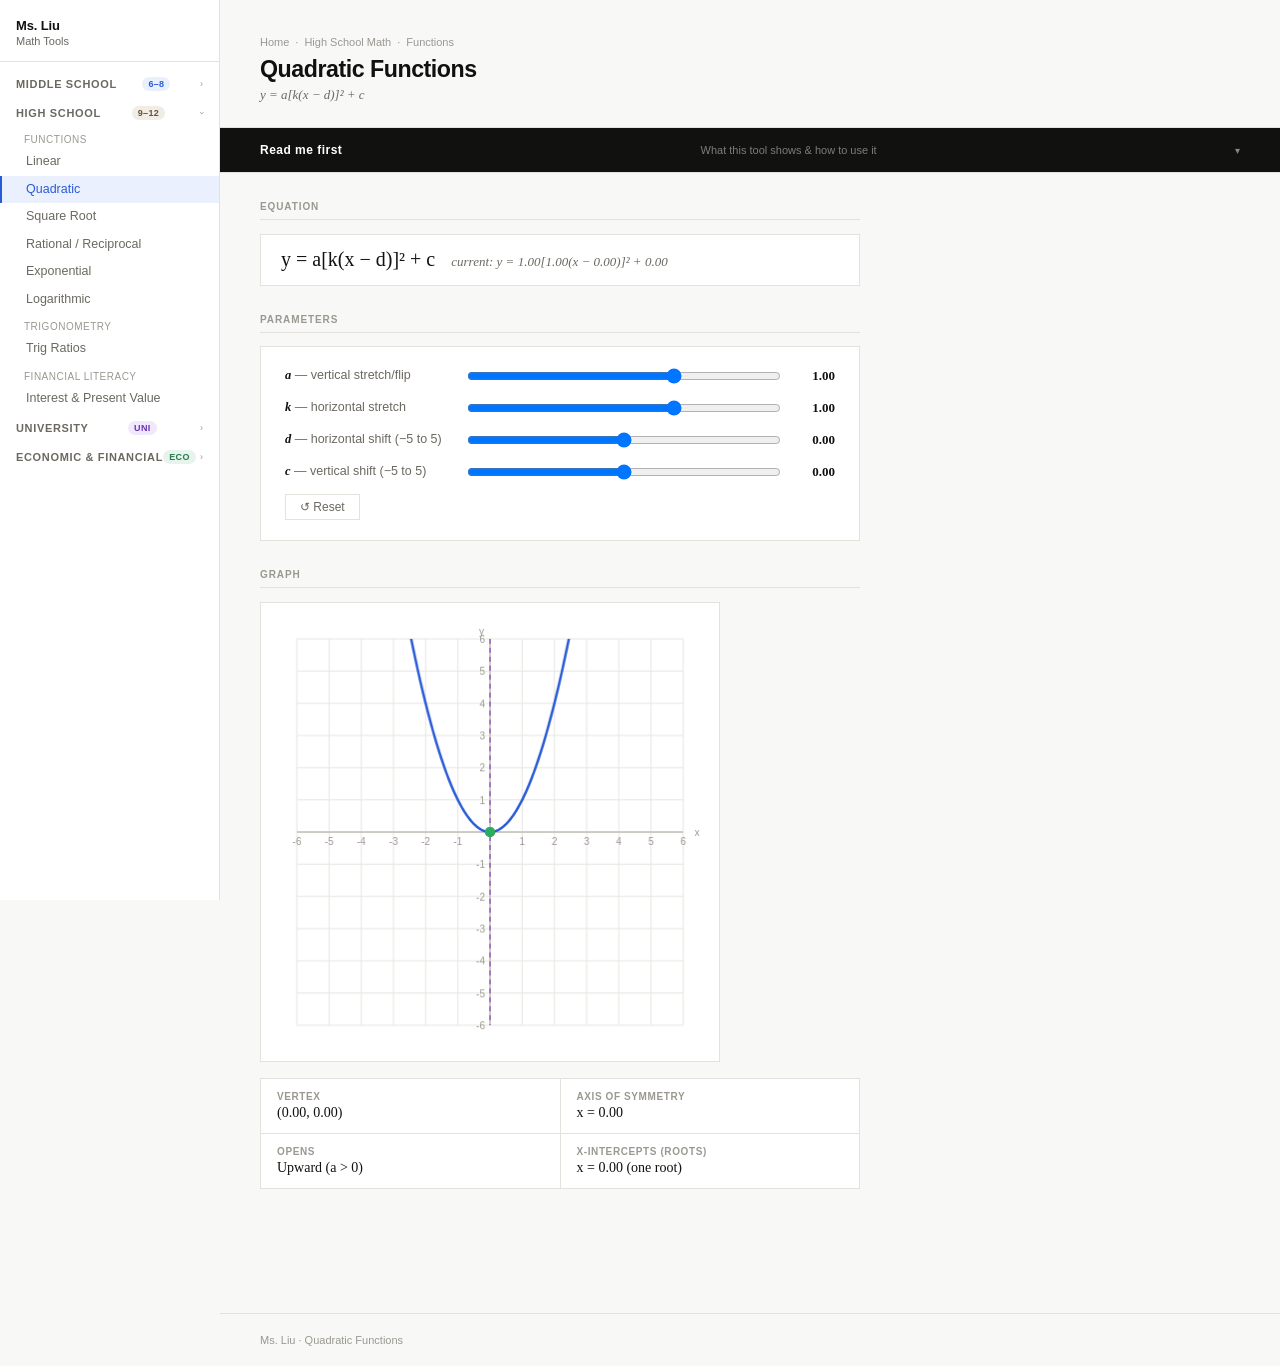
<file: quadratic_explorer.html>
<!DOCTYPE html>
<html lang="en">
<head>
<meta charset="UTF-8"/>
<meta name="viewport" content="width=device-width, initial-scale=1.0"/>
<title>Quadratic Functions — Ms. Liu</title>
<link rel="stylesheet" href="nav.css"/>
</head>
<body>

<!-- ── MOBILE TOPBAR ── -->
<div class="topbar">
  <span class="topbar-brand">Ms. Liu <span>· Math Tools</span></span>
  <button class="menu-btn" id="menu-btn" aria-label="Open menu">
    <span></span><span></span><span></span>
  </button>
</div>

<!-- ── MOBILE BOTTOM SHEET ── -->
<div class="sheet-overlay" id="sheet-overlay" style="display:none;"></div>
<div class="sheet" id="nav-sheet" style="display:none;">
  <div class="sheet-handle"></div>
  <div class="sheet-title">Navigation</div>
  <div class="sheet-nav">
    <div class="sheet-group">
      <button class="sheet-group-btn">
        <span class="sheet-group-name">Middle School</span>
        <span class="nav-group-pill pill-ms">6–8</span>
        <span class="sheet-group-arrow">›</span>
      </button>
      <div class="sheet-sub">
        <div class="sheet-sub-label">Number &amp; Operations</div>
        <a href="fraction_concepts.html" class="sheet-item">Fraction Concepts</a>
        <a href="#" class="sheet-item soon">Fraction Operations</a>
        <a href="#" class="sheet-item soon">Frac · Dec · Percent</a>
        <a href="#" class="sheet-item soon">Integer Operations</a>
        <div class="sheet-sub-label">Algebra</div>
        <a href="#" class="sheet-item soon">Order of Operations</a>
        <a href="#" class="sheet-item soon">Solving Equations</a>
        <div class="sheet-sub-label">Geometry</div>
        <a href="#" class="sheet-item soon">Pythagorean Theorem</a>
        <div class="sheet-sub-label">Stats &amp; Data</div>
        <a href="#" class="sheet-item soon">Probability Concepts</a>
      </div>
    </div>
    <div class="sheet-group">
      <button class="sheet-group-btn">
        <span class="sheet-group-name">High School</span>
        <span class="nav-group-pill pill-hs">9–12</span>
        <span class="sheet-group-arrow">›</span>
      </button>
      <div class="sheet-sub">
        <div class="sheet-sub-label">Functions</div>
        <a href="linear_explorer.html" class="sheet-item">Linear</a>
        <a href="quadratic_explorer.html" class="sheet-item active">Quadratic</a>
        <a href="sqrt_explorer.html" class="sheet-item">Square Root</a>
        <a href="rational_explorer.html" class="sheet-item">Rational / Reciprocal</a>
        <a href="exponential_explorer.html" class="sheet-item">Exponential</a>
        <a href="log_explorer.html" class="sheet-item">Logarithmic</a>
        <div class="sheet-sub-label">Trigonometry</div>
        <a href="trig_explorer.html" class="sheet-item">Trig Ratios</a>
        <div class="sheet-sub-label">Financial Literacy</div>
        <a href="interest_explorer.html" class="sheet-item">Interest &amp; Present Value</a>
      </div>
    </div>
    <div class="sheet-group">
      <button class="sheet-group-btn">
        <span class="sheet-group-name">University Math</span>
        <span class="nav-group-pill pill-uni">Uni</span>
        <span class="sheet-group-arrow">›</span>
      </button>
      <div class="sheet-sub"><a href="#" class="sheet-item soon">Coming soon</a></div>
    </div>
    <div class="sheet-group">
      <button class="sheet-group-btn">
        <span class="sheet-group-name">Economic &amp; Financial</span>
        <span class="nav-group-pill pill-eco">Eco</span>
        <span class="sheet-group-arrow">›</span>
      </button>
      <div class="sheet-sub">
        <a href="#" class="sheet-item soon">Cobb-Douglas Utility</a>
        <a href="#" class="sheet-item soon">Supply &amp; Demand</a>
      </div>
    </div>
  </div>
</div>

<!-- ── APP SHELL ── -->
<div class="app-shell">

  <!-- SIDEBAR -->
  <aside class="sidebar">
    <a href="index.html" class="sidebar-brand">
      <span class="brand-title">Ms. Liu</span>
      <span class="brand-sub">Math Tools</span>
    </a>
    <nav class="sidebar-nav">

      <div class="nav-group">
        <div class="nav-group-header">
          <span class="nav-group-label">Middle School</span>
          <span class="nav-group-pill pill-ms">6–8</span>
          <span class="nav-group-arrow">›</span>
        </div>
        <div class="nav-sub">
          <div class="nav-sub-label">Number &amp; Ops</div>
          <a href="fraction_concepts.html" class="nav-item">Fraction Concepts</a>
          <a href="#" class="nav-item soon">Fraction Operations</a>
          <a href="#" class="nav-item soon">Frac · Dec · Percent</a>
          <a href="#" class="nav-item soon">Integer Operations</a>
          <a href="#" class="nav-item soon">Ratios &amp; Proportions</a>
          <a href="#" class="nav-item soon">Percent Problems</a>
          <div class="nav-sub-label">Algebra</div>
          <a href="#" class="nav-item soon">Order of Operations</a>
          <a href="#" class="nav-item soon">Solving Equations</a>
          <a href="#" class="nav-item soon">Inequalities</a>
          <a href="#" class="nav-item soon">Coordinate Plane</a>
          <div class="nav-sub-label">Geometry</div>
          <a href="#" class="nav-item soon">Pythagorean Theorem</a>
          <a href="#" class="nav-item soon">Area &amp; Perimeter</a>
          <a href="#" class="nav-item soon">Volume &amp; Surface Area</a>
          <a href="#" class="nav-item soon">Angle Relationships</a>
          <div class="nav-sub-label">Stats &amp; Data</div>
          <a href="#" class="nav-item soon">Probability Concepts</a>
          <a href="#" class="nav-item soon">Tree Diagrams</a>
          <a href="#" class="nav-item soon">Mean · Median · Mode</a>
          <a href="#" class="nav-item soon">Data Displays</a>
        </div>
      </div>

      <div class="nav-group">
        <div class="nav-group-header">
          <span class="nav-group-label">High School</span>
          <span class="nav-group-pill pill-hs">9–12</span>
          <span class="nav-group-arrow">›</span>
        </div>
        <div class="nav-sub">
          <div class="nav-sub-label">Functions</div>
          <a href="linear_explorer.html" class="nav-item">Linear</a>
          <a href="quadratic_explorer.html" class="nav-item active">Quadratic</a>
          <a href="sqrt_explorer.html" class="nav-item">Square Root</a>
          <a href="rational_explorer.html" class="nav-item">Rational / Reciprocal</a>
          <a href="exponential_explorer.html" class="nav-item">Exponential</a>
          <a href="log_explorer.html" class="nav-item">Logarithmic</a>
          <div class="nav-sub-label">Trigonometry</div>
          <a href="trig_explorer.html" class="nav-item">Trig Ratios</a>
          <div class="nav-sub-label">Financial Literacy</div>
          <a href="interest_explorer.html" class="nav-item">Interest &amp; Present Value</a>
        </div>
      </div>

      <div class="nav-group">
        <div class="nav-group-header">
          <span class="nav-group-label">University</span>
          <span class="nav-group-pill pill-uni">Uni</span>
          <span class="nav-group-arrow">›</span>
        </div>
        <div class="nav-sub"><a href="#" class="nav-item soon">Coming soon</a></div>
      </div>

      <div class="nav-group">
        <div class="nav-group-header">
          <span class="nav-group-label">Economic &amp; Financial</span>
          <span class="nav-group-pill pill-eco">Eco</span>
          <span class="nav-group-arrow">›</span>
        </div>
        <div class="nav-sub">
          <a href="#" class="nav-item soon">Cobb-Douglas Utility</a>
          <a href="#" class="nav-item soon">Supply &amp; Demand</a>
          <a href="#" class="nav-item soon">Cost / Revenue / Profit</a>
          <a href="#" class="nav-item soon">Logistic Growth</a>
          <a href="#" class="nav-item soon">Average Cost</a>
        </div>
      </div>

    </nav>
  </aside>

  <!-- MAIN CONTENT -->
  <main class="content">

    <!-- PAGE HEADER -->
    <div class="page-header">
      <div class="breadcrumb">
        <a href="index.html">Home</a>
        <span class="breadcrumb-sep">·</span>
        <span>High School Math</span>
        <span class="breadcrumb-sep">·</span>
        <span>Functions</span>
      </div>
      <h1 class="page-title">Quadratic Functions</h1>
      <p class="page-formula">y = a[k(x − d)]² + c</p>
    </div>

    <!-- READ ME FIRST -->
    <div class="readme">
      <div class="readme-header" id="readme-hdr" onclick="toggleReadme()">
        <span class="readme-label">Read me first</span>
        <span class="readme-hint">What this tool shows &amp; how to use it</span>
        <span class="readme-arrow">▾</span>
      </div>
      <div class="readme-body" id="readme-body">
        <h3>What this shows</h3>
        <p>This tool explores vertex form: <em>y = a[k(x − d)]² + c</em>. Adjust the sliders to see how each parameter transforms the parabola in real time.</p>
        <h3>Parameters</h3>
        <ul>
          <li><strong>a — vertical stretch/flip.</strong> |a| &gt; 1 narrows the parabola, |a| &lt; 1 widens it. Negative a flips it downward (opens down).</li>
          <li><strong>k — horizontal stretch/compression.</strong> |k| &gt; 1 compresses horizontally, |k| &lt; 1 stretches it.</li>
          <li><strong>d — horizontal shift.</strong> Moves the vertex left (d &lt; 0) or right (d &gt; 0).</li>
          <li><strong>c — vertical shift.</strong> Moves the vertex up (c &gt; 0) or down (c &lt; 0).</li>
        </ul>
        <h3>Key concepts</h3>
        <ul>
          <li>Vertex is always at (d, c) — the turning point of the parabola</li>
          <li>Axis of symmetry: x = d (shown as a dashed vertical line)</li>
          <li>Faint grey curve shows the base parabola y = x² for comparison</li>
          <li>Red dot = vertex &nbsp;·&nbsp; Green dots = x-intercepts (roots), if they exist</li>
        </ul>
        <h3>Try this</h3>
        <ul>
          <li>Set a &lt; 0 — which way does the parabola open?</li>
          <li>Move d left and right — what travels with it?</li>
          <li>Move c below zero with a &gt; 0 — how many x-intercepts appear?</li>
          <li>Make |k| very large — what happens to the width?</li>
        </ul>
      </div>
    </div>

    <!-- TOOL BODY -->
    <div class="tool-body">

      <!-- equation -->
      <div style="margin-bottom:1.75rem;">
        <div class="section-label">Equation</div>
        <div class="eq-display">
          <span class="eq-formula">y = a[k(x − d)]² + c</span>
          <span class="eq-current" id="eq-live">current: y = 1.00[1.00(x − 0.00)]² + 0.00</span>
        </div>
      </div>

      <!-- sliders -->
      <div style="margin-bottom:1.75rem;">
        <div class="section-label">Parameters</div>
        <div class="panel">
          <div class="slider-row">
            <span class="slider-label"><strong>a</strong> — vertical stretch/flip</span>
            <input type="range" id="pa" min="-3" max="3" step="0.25" value="1" oninput="update()">
            <span class="slider-val" id="a-val">1.00</span>
          </div>
          <div class="slider-row">
            <span class="slider-label"><strong>k</strong> — horizontal stretch</span>
            <input type="range" id="pk" min="-3" max="3" step="0.25" value="1" oninput="update()">
            <span class="slider-val" id="k-val">1.00</span>
          </div>
          <div class="slider-row">
            <span class="slider-label"><strong>d</strong> — horizontal shift (−5 to 5)</span>
            <input type="range" id="pd" min="-5" max="5" step="0.25" value="0" oninput="update()">
            <span class="slider-val" id="d-val">0.00</span>
          </div>
          <div class="slider-row">
            <span class="slider-label"><strong>c</strong> — vertical shift (−5 to 5)</span>
            <input type="range" id="pc" min="-5" max="5" step="0.25" value="0" oninput="update()">
            <span class="slider-val" id="c-val">0.00</span>
          </div>
          <button class="btn-reset" onclick="resetSliders()">↺ Reset</button>
        </div>
      </div>

      <!-- graph -->
      <div style="margin-bottom:1.75rem;">
        <div class="section-label">Graph</div>
        <div class="graph-wrap">
          <canvas id="graph" width="460" height="460"></canvas>
        </div>
        <div class="facts">
          <div class="fact">
            <div class="fact-label">Vertex</div>
            <div class="fact-val" id="f-vertex">(0.00, 0.00)</div>
          </div>
          <div class="fact">
            <div class="fact-label">Axis of symmetry</div>
            <div class="fact-val" id="f-axis">x = 0.00</div>
          </div>
          <div class="fact">
            <div class="fact-label">Opens</div>
            <div class="fact-val" id="f-opens">Upward (a &gt; 0)</div>
          </div>
          <div class="fact">
            <div class="fact-label">x-intercepts (roots)</div>
            <div class="fact-val" id="f-roots">x = 0.00</div>
          </div>
        </div>
      </div>

    </div><!-- end tool-body -->

    <div class="page-footer">Ms. Liu · Quadratic Functions</div>

  </main>
</div>

<script src="nav.js"></script>
<script>
  /* ── readme toggle ── */
  function toggleReadme() {
    const hdr  = document.getElementById('readme-hdr');
    const body = document.getElementById('readme-body');
    const open = body.classList.toggle('open');
    hdr.classList.toggle('open', open);
  }

  /* ── colours ── */
  function C() {
    const dk = window.matchMedia('(prefers-color-scheme:dark)').matches;
    return {
      bg:     dk ? '#1c1b1a' : '#ffffff',
      grid:   dk ? '#2c2b28' : '#e8e6e0',
      axis:   dk ? '#4a4845' : '#c0bdb6',
      base:   dk ? '#3a3835' : '#e8e5e0',   /* ghost parabola */
      curve:  dk ? '#6a9ef0' : '#2a5bd7',
      sym:    dk ? '#b07aee' : '#8040c0',   /* axis of symmetry */
      vDot:   dk ? '#e07060' : '#c0392b',   /* vertex */
      rDot:   dk ? '#5ab87a' : '#27ae60',   /* roots */
      txt:    dk ? '#6a6865' : '#9a9890',
    };
  }

  /* ── format a signed number for equation display ── */
  function fmt(v, decimals) {
    return v.toFixed(decimals === undefined ? 2 : decimals);
  }
  function signedFmt(v) {
    return v >= 0 ? ' + ' + fmt(v) : ' − ' + fmt(Math.abs(v));
  }

  /* ── draw ── */
  function draw() {
    const a  = parseFloat(document.getElementById('pa').value);
    const k  = parseFloat(document.getElementById('pk').value);
    const d  = parseFloat(document.getElementById('pd').value);
    const c  = parseFloat(document.getElementById('pc').value);

    const cv  = document.getElementById('graph');
    const W   = cv.width, H = cv.height;
    const ctx = cv.getContext('2d');
    const col = C();

    ctx.clearRect(0, 0, W, H);
    ctx.fillStyle = col.bg;
    ctx.fillRect(0, 0, W, H);

    const pad   = 36, inner = W - pad * 2;
    const range = 6;
    const sc    = inner / (range * 2);
    const ox    = pad + inner / 2;
    const oy    = pad + inner / 2;
    const tx    = v => ox + v * sc;
    const ty    = v => oy - v * sc;

    /* grid */
    ctx.strokeStyle = col.grid; ctx.lineWidth = 1;
    for (let i = -range; i <= range; i++) {
      ctx.beginPath(); ctx.moveTo(tx(i), pad); ctx.lineTo(tx(i), H - pad); ctx.stroke();
      ctx.beginPath(); ctx.moveTo(pad, ty(i)); ctx.lineTo(W - pad, ty(i)); ctx.stroke();
    }

    /* axes */
    ctx.strokeStyle = col.axis; ctx.lineWidth = 1.5;
    ctx.beginPath(); ctx.moveTo(pad, oy); ctx.lineTo(W - pad, oy); ctx.stroke();
    ctx.beginPath(); ctx.moveTo(ox, pad); ctx.lineTo(ox, H - pad); ctx.stroke();

    /* axis tick labels */
    ctx.fillStyle = col.txt;
    ctx.font = '10px Helvetica Neue, Arial, sans-serif';
    for (let i = -range; i <= range; i++) {
      if (i === 0) continue;
      ctx.textAlign = 'center'; ctx.fillText(i, tx(i), oy + 13);
      ctx.textAlign = 'right';  ctx.fillText(i, ox - 5, ty(i) + 4);
    }
    ctx.textAlign = 'center'; ctx.fillText('x', W - pad + 14, oy + 4);
    ctx.textAlign = 'right';  ctx.fillText('y', ox - 6, pad - 4);

    /* clip */
    ctx.save();
    ctx.beginPath();
    ctx.rect(pad, pad, inner, inner);
    ctx.clip();

    /* base ghost parabola y = x² */
    ctx.strokeStyle = col.base; ctx.lineWidth = 1.5; ctx.setLineDash([4, 4]);
    ctx.beginPath();
    let first = true;
    for (let px = pad; px <= W - pad; px++) {
      const xv = (px - ox) / sc;
      const yv = xv * xv;
      if (yv < -range - 1 || yv > range + 1) { first = true; continue; }
      if (first) { ctx.moveTo(px, ty(yv)); first = false; }
      else ctx.lineTo(px, ty(yv));
    }
    ctx.stroke();
    ctx.setLineDash([]);

    /* axis of symmetry */
    if (tx(d) >= pad && tx(d) <= W - pad) {
      ctx.strokeStyle = col.sym; ctx.lineWidth = 1.2; ctx.setLineDash([5, 4]);
      ctx.beginPath(); ctx.moveTo(tx(d), pad); ctx.lineTo(tx(d), H - pad); ctx.stroke();
      ctx.setLineDash([]);
    }

    /* main parabola */
    const f = xv => a * Math.pow(k * (xv - d), 2) + c;
    ctx.strokeStyle = col.curve; ctx.lineWidth = 2.5; ctx.lineJoin = 'round';
    ctx.beginPath();
    first = true;
    for (let px = pad; px <= W - pad; px++) {
      const xv = (px - ox) / sc;
      const yv = f(xv);
      if (yv < -range - 2 || yv > range + 2) { first = true; continue; }
      if (first) { ctx.moveTo(px, ty(yv)); first = false; }
      else ctx.lineTo(px, ty(yv));
    }
    ctx.stroke();

    ctx.restore();

    /* vertex dot */
    if (tx(d) >= pad && tx(d) <= W - pad && ty(c) >= pad && ty(c) <= H - pad) {
      ctx.beginPath(); ctx.arc(tx(d), ty(c), 5, 0, Math.PI * 2);
      ctx.fillStyle = col.vDot; ctx.fill();
    }

    /* roots: solve a*[k*(x-d)]^2 + c = 0  →  (x-d) = ±sqrt(-c/a)/|k| */
    if (Math.abs(a) > 0.01 && Math.abs(k) > 0.01) {
      const disc = -c / a;
      if (disc >= 0) {
        const delta = Math.sqrt(disc) / Math.abs(k);
        [d - delta, d + delta].forEach(rx => {
          if (rx >= -range && rx <= range) {
            ctx.beginPath(); ctx.arc(tx(rx), ty(0), 5, 0, Math.PI * 2);
            ctx.fillStyle = col.rDot; ctx.fill();
          }
        });
      }
    }
  }

  /* ── update UI ── */
  function update() {
    const a = parseFloat(document.getElementById('pa').value);
    const k = parseFloat(document.getElementById('pk').value);
    const d = parseFloat(document.getElementById('pd').value);
    const c = parseFloat(document.getElementById('pc').value);

    document.getElementById('a-val').textContent = fmt(a);
    document.getElementById('k-val').textContent = fmt(k);
    document.getElementById('d-val').textContent = fmt(d);
    document.getElementById('c-val').textContent = fmt(c);

    /* full equation — always show every parameter */
    const dSign = d >= 0 ? ' − ' : ' + ';
    const dAbs  = fmt(Math.abs(d));
    document.getElementById('eq-live').textContent =
      'current: y = ' + fmt(a) + '[' + fmt(k) + '(x' + dSign + dAbs + ')]²' + signedFmt(c);

    /* facts */
    document.getElementById('f-vertex').textContent = '(' + fmt(d) + ', ' + fmt(c) + ')';
    document.getElementById('f-axis').textContent   = 'x = ' + fmt(d);
    document.getElementById('f-opens').textContent  =
      a > 0.01 ? 'Upward (a > 0)' : a < -0.01 ? 'Downward (a < 0)' : 'Horizontal (a = 0)';

    /* roots */
    const rootsEl = document.getElementById('f-roots');
    if (Math.abs(a) < 0.01 || Math.abs(k) < 0.01) {
      rootsEl.textContent = 'Undefined'; rootsEl.className = 'fact-val na';
    } else {
      const disc = -c / a;
      if (disc < 0) {
        rootsEl.textContent = 'No real roots'; rootsEl.className = 'fact-val na';
      } else if (disc < 0.0001) {
        rootsEl.textContent = 'x = ' + fmt(d) + ' (one root)'; rootsEl.className = 'fact-val';
      } else {
        const delta = Math.sqrt(disc) / Math.abs(k);
        rootsEl.textContent = 'x = ' + fmt(d - delta) + ', ' + fmt(d + delta);
        rootsEl.className = 'fact-val';
      }
    }

    draw();
  }

  function resetSliders() {
    document.getElementById('pa').value = 1;
    document.getElementById('pk').value = 1;
    document.getElementById('pd').value = 0;
    document.getElementById('pc').value = 0;
    update();
  }

  window.matchMedia('(prefers-color-scheme:dark)').addEventListener('change', draw);
  update();
</script>
</body>
</html>
</file>
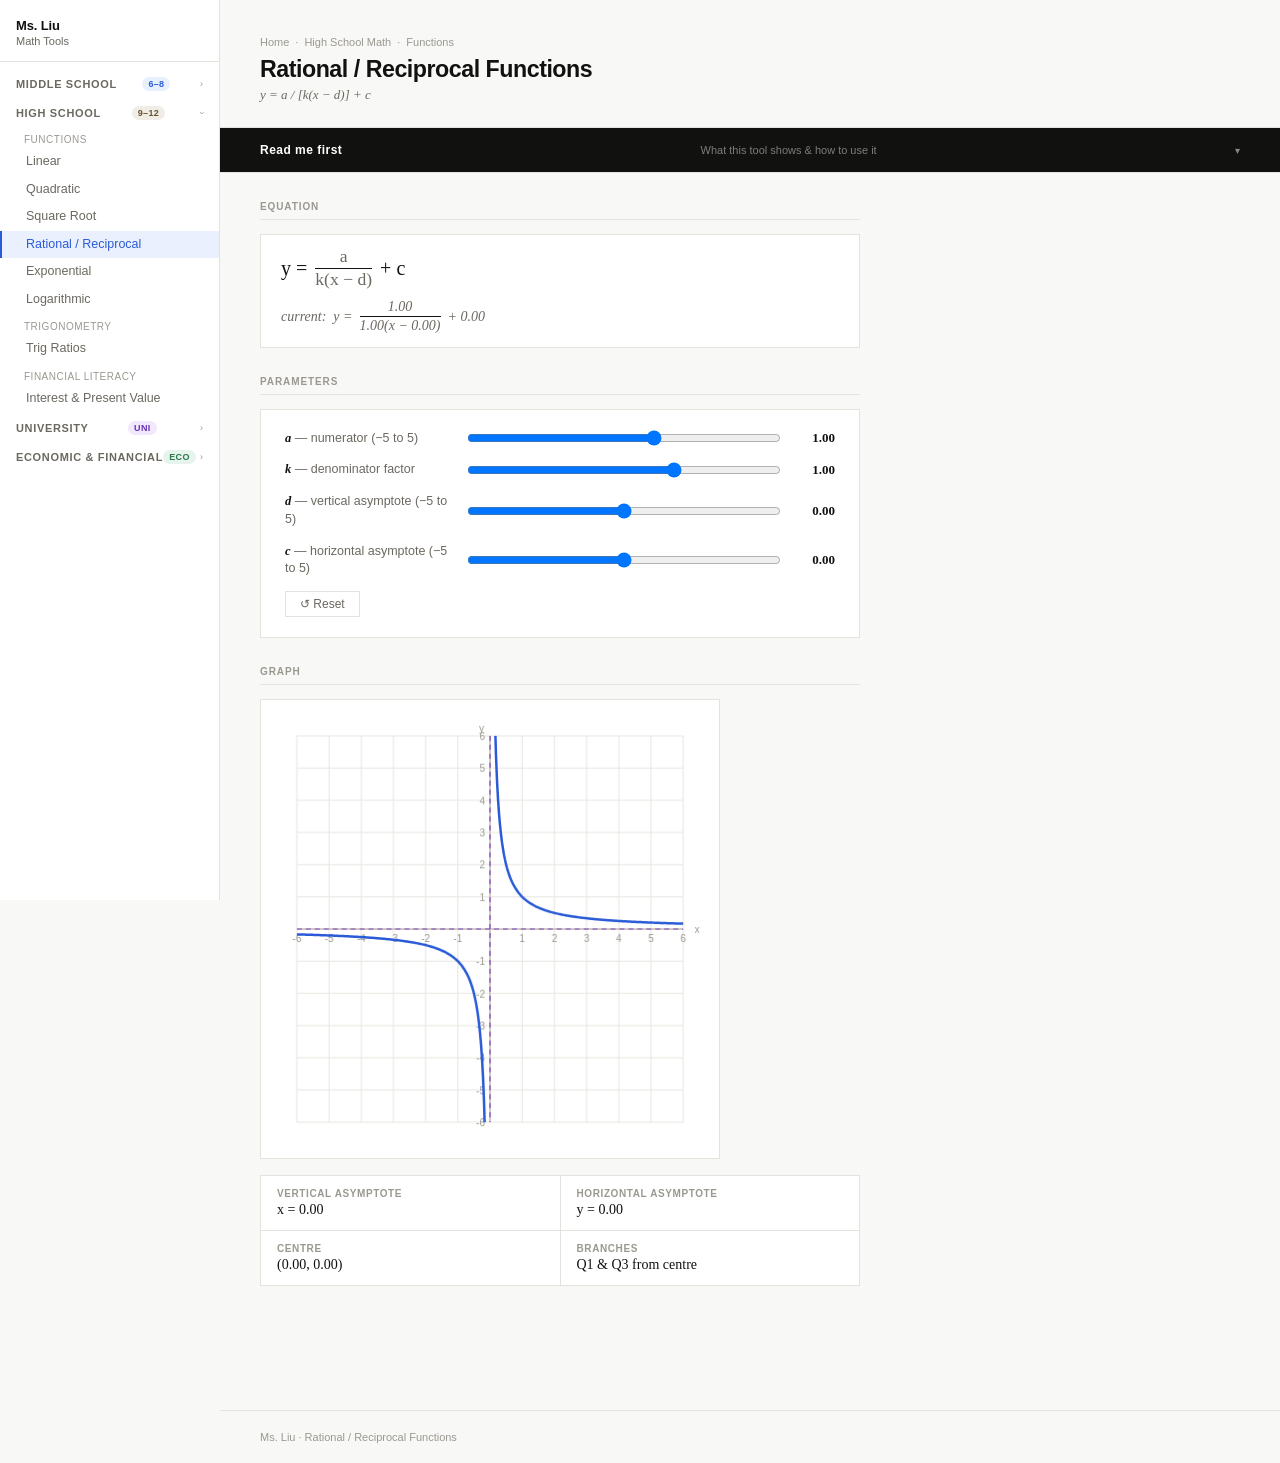
<file: rational_explorer.html>
<!DOCTYPE html>
<html lang="en">
<head>
<meta charset="UTF-8"/>
<meta name="viewport" content="width=device-width, initial-scale=1.0"/>
<title>Rational Functions — Ms. Liu</title>
<link rel="stylesheet" href="nav.css"/>
<style>
  /* inline fraction display */
  .frac-live {
    display: inline-flex;
    flex-direction: column;
    align-items: center;
    font-family: 'Georgia', serif;
    font-size: 14px;
    color: var(--muted);
    vertical-align: middle;
    line-height: 1;
    margin: 0 2px;
  }
  .frac-live .fn {
    padding-bottom: 2px;
    min-width: 2ch;
    text-align: center;
    display: block;
  }
  .frac-live .fd {
    padding-top: 2px;
    border-top: 1.5px solid var(--text);
    min-width: 2ch;
    text-align: center;
    display: block;
  }
  .eq-inline {
    display: flex;
    align-items: center;
    gap: 5px;
    flex-wrap: wrap;
    font-family: 'Georgia', serif;
    font-size: 14px;
    color: var(--muted);
    font-style: italic;
  }
</style>
</head>
<body>

<!-- MOBILE TOPBAR -->
<div class="topbar">
  <span class="topbar-brand">Ms. Liu <span>· Math Tools</span></span>
  <button class="menu-btn" id="menu-btn" aria-label="Open menu">
    <span></span><span></span><span></span>
  </button>
</div>

<!-- MOBILE BOTTOM SHEET -->
<div class="sheet-overlay" id="sheet-overlay" style="display:none;"></div>
<div class="sheet" id="nav-sheet" style="display:none;">
  <div class="sheet-handle"></div>
  <div class="sheet-title">Navigation</div>
  <div class="sheet-nav">
    <div class="sheet-group">
      <button class="sheet-group-btn">
        <span class="sheet-group-name">Middle School</span>
        <span class="nav-group-pill pill-ms">6–8</span>
        <span class="sheet-group-arrow">›</span>
      </button>
      <div class="sheet-sub">
        <div class="sheet-sub-label">Number &amp; Operations</div>
        <a href="fraction_concepts.html" class="sheet-item">Fraction Concepts</a>
        <a href="#" class="sheet-item soon">Fraction Operations</a>
        <div class="sheet-sub-label">Algebra</div>
        <a href="#" class="sheet-item soon">Order of Operations</a>
        <div class="sheet-sub-label">Geometry</div>
        <a href="#" class="sheet-item soon">Pythagorean Theorem</a>
        <div class="sheet-sub-label">Stats &amp; Data</div>
        <a href="#" class="sheet-item soon">Probability Concepts</a>
      </div>
    </div>
    <div class="sheet-group">
      <button class="sheet-group-btn">
        <span class="sheet-group-name">High School</span>
        <span class="nav-group-pill pill-hs">9–12</span>
        <span class="sheet-group-arrow">›</span>
      </button>
      <div class="sheet-sub">
        <div class="sheet-sub-label">Functions</div>
        <a href="linear_explorer.html" class="sheet-item">Linear</a>
        <a href="quadratic_explorer.html" class="sheet-item">Quadratic</a>
        <a href="sqrt_explorer.html" class="sheet-item">Square Root</a>
        <a href="rational_explorer.html" class="sheet-item active">Rational / Reciprocal</a>
        <a href="exponential_explorer.html" class="sheet-item">Exponential</a>
        <a href="log_explorer.html" class="sheet-item">Logarithmic</a>
        <div class="sheet-sub-label">Trigonometry</div>
        <a href="trig_explorer.html" class="sheet-item">Trig Ratios</a>
        <div class="sheet-sub-label">Financial Literacy</div>
        <a href="interest_explorer.html" class="sheet-item">Interest &amp; Present Value</a>
      </div>
    </div>
    <div class="sheet-group">
      <button class="sheet-group-btn">
        <span class="sheet-group-name">University Math</span>
        <span class="nav-group-pill pill-uni">Uni</span>
        <span class="sheet-group-arrow">›</span>
      </button>
      <div class="sheet-sub"><a href="#" class="sheet-item soon">Coming soon</a></div>
    </div>
    <div class="sheet-group">
      <button class="sheet-group-btn">
        <span class="sheet-group-name">Economic &amp; Financial</span>
        <span class="nav-group-pill pill-eco">Eco</span>
        <span class="sheet-group-arrow">›</span>
      </button>
      <div class="sheet-sub">
        <a href="#" class="sheet-item soon">Cobb-Douglas Utility</a>
        <a href="#" class="sheet-item soon">Supply &amp; Demand</a>
      </div>
    </div>
  </div>
</div>

<!-- APP SHELL -->
<div class="app-shell">

  <aside class="sidebar">
    <a href="index.html" class="sidebar-brand">
      <span class="brand-title">Ms. Liu</span>
      <span class="brand-sub">Math Tools</span>
    </a>
    <nav class="sidebar-nav">

      <div class="nav-group">
        <div class="nav-group-header">
          <span class="nav-group-label">Middle School</span>
          <span class="nav-group-pill pill-ms">6–8</span>
          <span class="nav-group-arrow">›</span>
        </div>
        <div class="nav-sub">
          <div class="nav-sub-label">Number &amp; Ops</div>
          <a href="fraction_concepts.html" class="nav-item">Fraction Concepts</a>
          <a href="#" class="nav-item soon">Fraction Operations</a>
          <a href="#" class="nav-item soon">Frac · Dec · Percent</a>
          <a href="#" class="nav-item soon">Integer Operations</a>
          <a href="#" class="nav-item soon">Ratios &amp; Proportions</a>
          <a href="#" class="nav-item soon">Percent Problems</a>
          <div class="nav-sub-label">Algebra</div>
          <a href="#" class="nav-item soon">Order of Operations</a>
          <a href="#" class="nav-item soon">Solving Equations</a>
          <a href="#" class="nav-item soon">Inequalities</a>
          <a href="#" class="nav-item soon">Coordinate Plane</a>
          <div class="nav-sub-label">Geometry</div>
          <a href="#" class="nav-item soon">Pythagorean Theorem</a>
          <a href="#" class="nav-item soon">Area &amp; Perimeter</a>
          <a href="#" class="nav-item soon">Volume &amp; Surface Area</a>
          <a href="#" class="nav-item soon">Angle Relationships</a>
          <div class="nav-sub-label">Stats &amp; Data</div>
          <a href="#" class="nav-item soon">Probability Concepts</a>
          <a href="#" class="nav-item soon">Tree Diagrams</a>
          <a href="#" class="nav-item soon">Mean · Median · Mode</a>
          <a href="#" class="nav-item soon">Data Displays</a>
        </div>
      </div>

      <div class="nav-group">
        <div class="nav-group-header">
          <span class="nav-group-label">High School</span>
          <span class="nav-group-pill pill-hs">9–12</span>
          <span class="nav-group-arrow">›</span>
        </div>
        <div class="nav-sub">
          <div class="nav-sub-label">Functions</div>
          <a href="linear_explorer.html" class="nav-item">Linear</a>
          <a href="quadratic_explorer.html" class="nav-item">Quadratic</a>
          <a href="sqrt_explorer.html" class="nav-item">Square Root</a>
          <a href="rational_explorer.html" class="nav-item active">Rational / Reciprocal</a>
          <a href="exponential_explorer.html" class="nav-item">Exponential</a>
          <a href="log_explorer.html" class="nav-item">Logarithmic</a>
          <div class="nav-sub-label">Trigonometry</div>
          <a href="trig_explorer.html" class="nav-item">Trig Ratios</a>
          <div class="nav-sub-label">Financial Literacy</div>
          <a href="interest_explorer.html" class="nav-item">Interest &amp; Present Value</a>
        </div>
      </div>

      <div class="nav-group">
        <div class="nav-group-header">
          <span class="nav-group-label">University</span>
          <span class="nav-group-pill pill-uni">Uni</span>
          <span class="nav-group-arrow">›</span>
        </div>
        <div class="nav-sub"><a href="#" class="nav-item soon">Coming soon</a></div>
      </div>

      <div class="nav-group">
        <div class="nav-group-header">
          <span class="nav-group-label">Economic &amp; Financial</span>
          <span class="nav-group-pill pill-eco">Eco</span>
          <span class="nav-group-arrow">›</span>
        </div>
        <div class="nav-sub">
          <a href="#" class="nav-item soon">Cobb-Douglas Utility</a>
          <a href="#" class="nav-item soon">Supply &amp; Demand</a>
          <a href="#" class="nav-item soon">Cost / Revenue / Profit</a>
          <a href="#" class="nav-item soon">Logistic Growth</a>
          <a href="#" class="nav-item soon">Average Cost</a>
        </div>
      </div>

    </nav>
  </aside>

  <main class="content">

    <div class="page-header">
      <div class="breadcrumb">
        <a href="index.html">Home</a>
        <span class="breadcrumb-sep">·</span>
        <span>High School Math</span>
        <span class="breadcrumb-sep">·</span>
        <span>Functions</span>
      </div>
      <h1 class="page-title">Rational / Reciprocal Functions</h1>
      <p class="page-formula">y = a / [k(x − d)] + c</p>
    </div>

    <div class="readme">
      <div class="readme-header" id="readme-hdr" onclick="toggleReadme()">
        <span class="readme-label">Read me first</span>
        <span class="readme-hint">What this tool shows &amp; how to use it</span>
        <span class="readme-arrow">▾</span>
      </div>
      <div class="readme-body" id="readme-body">
        <h3>What this shows</h3>
        <p>This tool explores the rational (reciprocal) function. The numerator is <em>a</em> and the denominator is <em>k(x − d)</em>, producing a hyperbola with two branches.</p>
        <h3>Parameters</h3>
        <ul>
          <li><strong>a — numerator.</strong> Larger |a| = branches stretch further from centre. Negative a flips both branches to opposite quadrants.</li>
          <li><strong>k — denominator factor.</strong> Larger |k| = branches compress toward the asymptote.</li>
          <li><strong>d — horizontal asymptote shift.</strong> Moves the vertical asymptote left or right.</li>
          <li><strong>c — vertical asymptote shift.</strong> Moves the horizontal asymptote up or down.</li>
        </ul>
        <h3>Key concepts</h3>
        <ul>
          <li>Vertical asymptote: x = d — denominator = 0 here, curve undefined</li>
          <li>Horizontal asymptote: y = c — curve approaches this as x → ±∞</li>
          <li>Two branches, one in each pair of opposite quadrants from centre (d, c)</li>
          <li>Domain: all x ≠ d &nbsp;·&nbsp; Range: all y ≠ c</li>
        </ul>
        <h3>Try this</h3>
        <ul>
          <li>Move d — watch the vertical asymptote shift</li>
          <li>Move c — watch the horizontal asymptote shift</li>
          <li>Set a &lt; 0 — branches switch to opposite quadrants</li>
          <li>Increase |a| — branches stretch further from centre</li>
          <li>Increase |k| — branches squeeze toward the asymptote</li>
        </ul>
      </div>
    </div>

    <div class="tool-body">

      <!-- equation with live fraction bar -->
      <div style="margin-bottom:1.75rem;">
        <div class="section-label">Equation</div>
        <div class="eq-display" style="flex-direction:column; align-items:flex-start; gap:0.75rem;">

          <!-- static typeset formula with fraction bar -->
          <div style="display:flex; align-items:center; gap:6px;">
            <span class="eq-formula">y =</span>
            <span class="frac-live" style="font-size:1.1rem;">
              <span class="fn">a</span>
              <span class="fd">k(x − d)</span>
            </span>
            <span class="eq-formula">+ c</span>
          </div>

          <!-- live current with real fraction bar -->
          <div class="eq-inline">
            <span>current:&nbsp; y =</span>
            <span class="frac-live" id="live-frac">
              <span class="fn" id="live-num">1.00</span>
              <span class="fd" id="live-den">1.00(x − 0.00)</span>
            </span>
            <span id="live-c">+ 0.00</span>
          </div>

        </div>
      </div>

      <!-- sliders -->
      <div style="margin-bottom:1.75rem;">
        <div class="section-label">Parameters</div>
        <div class="panel">
          <div class="slider-row">
            <span class="slider-label"><strong>a</strong> — numerator (−5 to 5)</span>
            <input type="range" id="pa" min="-5" max="5" step="0.25" value="1" oninput="update()">
            <span class="slider-val" id="a-val">1.00</span>
          </div>
          <div class="slider-row">
            <span class="slider-label"><strong>k</strong> — denominator factor</span>
            <input type="range" id="pk" min="-3" max="3" step="0.25" value="1" oninput="update()">
            <span class="slider-val" id="k-val">1.00</span>
          </div>
          <div class="slider-row">
            <span class="slider-label"><strong>d</strong> — vertical asymptote (−5 to 5)</span>
            <input type="range" id="pd" min="-5" max="5" step="0.25" value="0" oninput="update()">
            <span class="slider-val" id="d-val">0.00</span>
          </div>
          <div class="slider-row">
            <span class="slider-label"><strong>c</strong> — horizontal asymptote (−5 to 5)</span>
            <input type="range" id="pc" min="-5" max="5" step="0.25" value="0" oninput="update()">
            <span class="slider-val" id="c-val">0.00</span>
          </div>
          <button class="btn-reset" onclick="resetSliders()">↺ Reset</button>
        </div>
      </div>

      <!-- graph -->
      <div style="margin-bottom:1.75rem;">
        <div class="section-label">Graph</div>
        <div class="graph-wrap">
          <canvas id="graph" width="460" height="460"></canvas>
        </div>
        <div class="facts">
          <div class="fact">
            <div class="fact-label">Vertical asymptote</div>
            <div class="fact-val" id="f-va">x = 0.00</div>
          </div>
          <div class="fact">
            <div class="fact-label">Horizontal asymptote</div>
            <div class="fact-val" id="f-ha">y = 0.00</div>
          </div>
          <div class="fact">
            <div class="fact-label">Centre</div>
            <div class="fact-val" id="f-centre">(0.00, 0.00)</div>
          </div>
          <div class="fact">
            <div class="fact-label">Branches</div>
            <div class="fact-val" id="f-branch">Q1 &amp; Q3 from centre</div>
          </div>
        </div>
      </div>

    </div>

    <div class="page-footer">Ms. Liu · Rational / Reciprocal Functions</div>
  </main>
</div>

<script src="nav.js"></script>
<script>
  function toggleReadme() {
    const hdr  = document.getElementById('readme-hdr');
    const body = document.getElementById('readme-body');
    const open = body.classList.toggle('open');
    hdr.classList.toggle('open', open);
  }

  function C() {
    const dk = window.matchMedia('(prefers-color-scheme:dark)').matches;
    return {
      bg:    dk ? '#1c1b1a' : '#ffffff',
      grid:  dk ? '#2c2b28' : '#e8e6e0',
      axis:  dk ? '#4a4845' : '#c0bdb6',
      asym:  dk ? '#b07aee' : '#8040c0',
      curve: dk ? '#6a9ef0' : '#2a5bd7',
      txt:   dk ? '#6a6865' : '#9a9890',
    };
  }

  function draw() {
    const a   = parseFloat(document.getElementById('pa').value);
    const k   = parseFloat(document.getElementById('pk').value);
    const d   = parseFloat(document.getElementById('pd').value);
    const c   = parseFloat(document.getElementById('pc').value);
    const cv  = document.getElementById('graph');
    const W   = cv.width, H = cv.height;
    const ctx = cv.getContext('2d');
    const col = C();

    ctx.clearRect(0, 0, W, H); ctx.fillStyle = col.bg; ctx.fillRect(0, 0, W, H);

    const pad = 36, inner = W - pad * 2, range = 6;
    const sc  = inner / (range * 2);
    const ox  = pad + inner / 2, oy = pad + inner / 2;
    const tx  = v => ox + v * sc;
    const ty  = v => oy - v * sc;

    /* grid */
    ctx.strokeStyle = col.grid; ctx.lineWidth = 1;
    for (let i = -range; i <= range; i++) {
      ctx.beginPath(); ctx.moveTo(tx(i), pad); ctx.lineTo(tx(i), H - pad); ctx.stroke();
      ctx.beginPath(); ctx.moveTo(pad, ty(i)); ctx.lineTo(W - pad, ty(i)); ctx.stroke();
    }

    /* axes */
    ctx.strokeStyle = col.axis; ctx.lineWidth = 1.5;
    ctx.beginPath(); ctx.moveTo(pad, oy); ctx.lineTo(W - pad, oy); ctx.stroke();
    ctx.beginPath(); ctx.moveTo(ox, pad); ctx.lineTo(ox, H - pad); ctx.stroke();

    /* tick labels */
    ctx.fillStyle = col.txt; ctx.font = '10px Helvetica Neue, Arial, sans-serif';
    for (let i = -range; i <= range; i++) {
      if (i === 0) continue;
      ctx.textAlign = 'center'; ctx.fillText(i, tx(i), oy + 13);
      ctx.textAlign = 'right';  ctx.fillText(i, ox - 5, ty(i) + 4);
    }
    ctx.textAlign = 'center'; ctx.fillText('x', W - pad + 14, oy + 4);
    ctx.textAlign = 'right';  ctx.fillText('y', ox - 6, pad - 4);

    ctx.save();
    ctx.beginPath(); ctx.rect(pad, pad, inner, inner); ctx.clip();

    /* asymptotes */
    ctx.strokeStyle = col.asym; ctx.lineWidth = 1.2; ctx.setLineDash([5, 4]);
    /* vertical */
    if (tx(d) >= pad && tx(d) <= W - pad) {
      ctx.beginPath(); ctx.moveTo(tx(d), pad); ctx.lineTo(tx(d), H - pad); ctx.stroke();
    }
    /* horizontal */
    ctx.beginPath(); ctx.moveTo(pad, ty(c)); ctx.lineTo(W - pad, ty(c)); ctx.stroke();
    ctx.setLineDash([]);

    /* curve: y = a / (k*(x-d)) + c, drawn in two segments */
    const f = xv => {
      const denom = k * (xv - d);
      if (Math.abs(denom) < 0.0001) return null;
      return a / denom + c;
    };
    ctx.strokeStyle = col.curve; ctx.lineWidth = 2.5; ctx.lineJoin = 'round';

    for (let seg = 0; seg < 2; seg++) {
      /* seg 0: left of asymptote, seg 1: right */
      ctx.beginPath();
      let first = true;
      const xStart = seg === 0 ? pad : Math.ceil(tx(d)) + 2;
      const xEnd   = seg === 0 ? Math.floor(tx(d)) - 2 : W - pad;
      for (let px = xStart; px <= xEnd; px++) {
        const xv = (px - ox) / sc;
        const yv = f(xv);
        if (yv === null || yv < -range - 2 || yv > range + 2) { first = true; continue; }
        if (first) { ctx.moveTo(px, ty(yv)); first = false; }
        else ctx.lineTo(px, ty(yv));
      }
      ctx.stroke();
    }

    ctx.restore();
  }

  function update() {
    const a = parseFloat(document.getElementById('pa').value);
    const k = parseFloat(document.getElementById('pk').value);
    const d = parseFloat(document.getElementById('pd').value);
    const c = parseFloat(document.getElementById('pc').value);

    document.getElementById('a-val').textContent = a.toFixed(2);
    document.getElementById('k-val').textContent = k.toFixed(2);
    document.getElementById('d-val').textContent = d.toFixed(2);
    document.getElementById('c-val').textContent = c.toFixed(2);

    /* live fraction bar — numerator and denominator updated separately */
    document.getElementById('live-num').textContent = a.toFixed(2);
    const dSign = d >= 0 ? ' − ' : ' + ';
    const dAbs  = Math.abs(d).toFixed(2);
    document.getElementById('live-den').textContent = k.toFixed(2) + '(x' + dSign + dAbs + ')';
    const cSign = c >= 0 ? '+ ' : '− ';
    document.getElementById('live-c').textContent   = cSign + Math.abs(c).toFixed(2);

    /* facts */
    document.getElementById('f-va').textContent     = 'x = ' + d.toFixed(2);
    document.getElementById('f-ha').textContent     = 'y = ' + c.toFixed(2);
    document.getElementById('f-centre').textContent = '(' + d.toFixed(2) + ', ' + c.toFixed(2) + ')';
    const q = (a > 0 && k > 0) || (a < 0 && k < 0);
    document.getElementById('f-branch').textContent = q ? 'Q1 & Q3 from centre' : 'Q2 & Q4 from centre';

    draw();
  }

  function resetSliders() {
    document.getElementById('pa').value = 1;
    document.getElementById('pk').value = 1;
    document.getElementById('pd').value = 0;
    document.getElementById('pc').value = 0;
    update();
  }

  window.matchMedia('(prefers-color-scheme:dark)').addEventListener('change', draw);
  update();
</script>
</body>
</html>
</file>
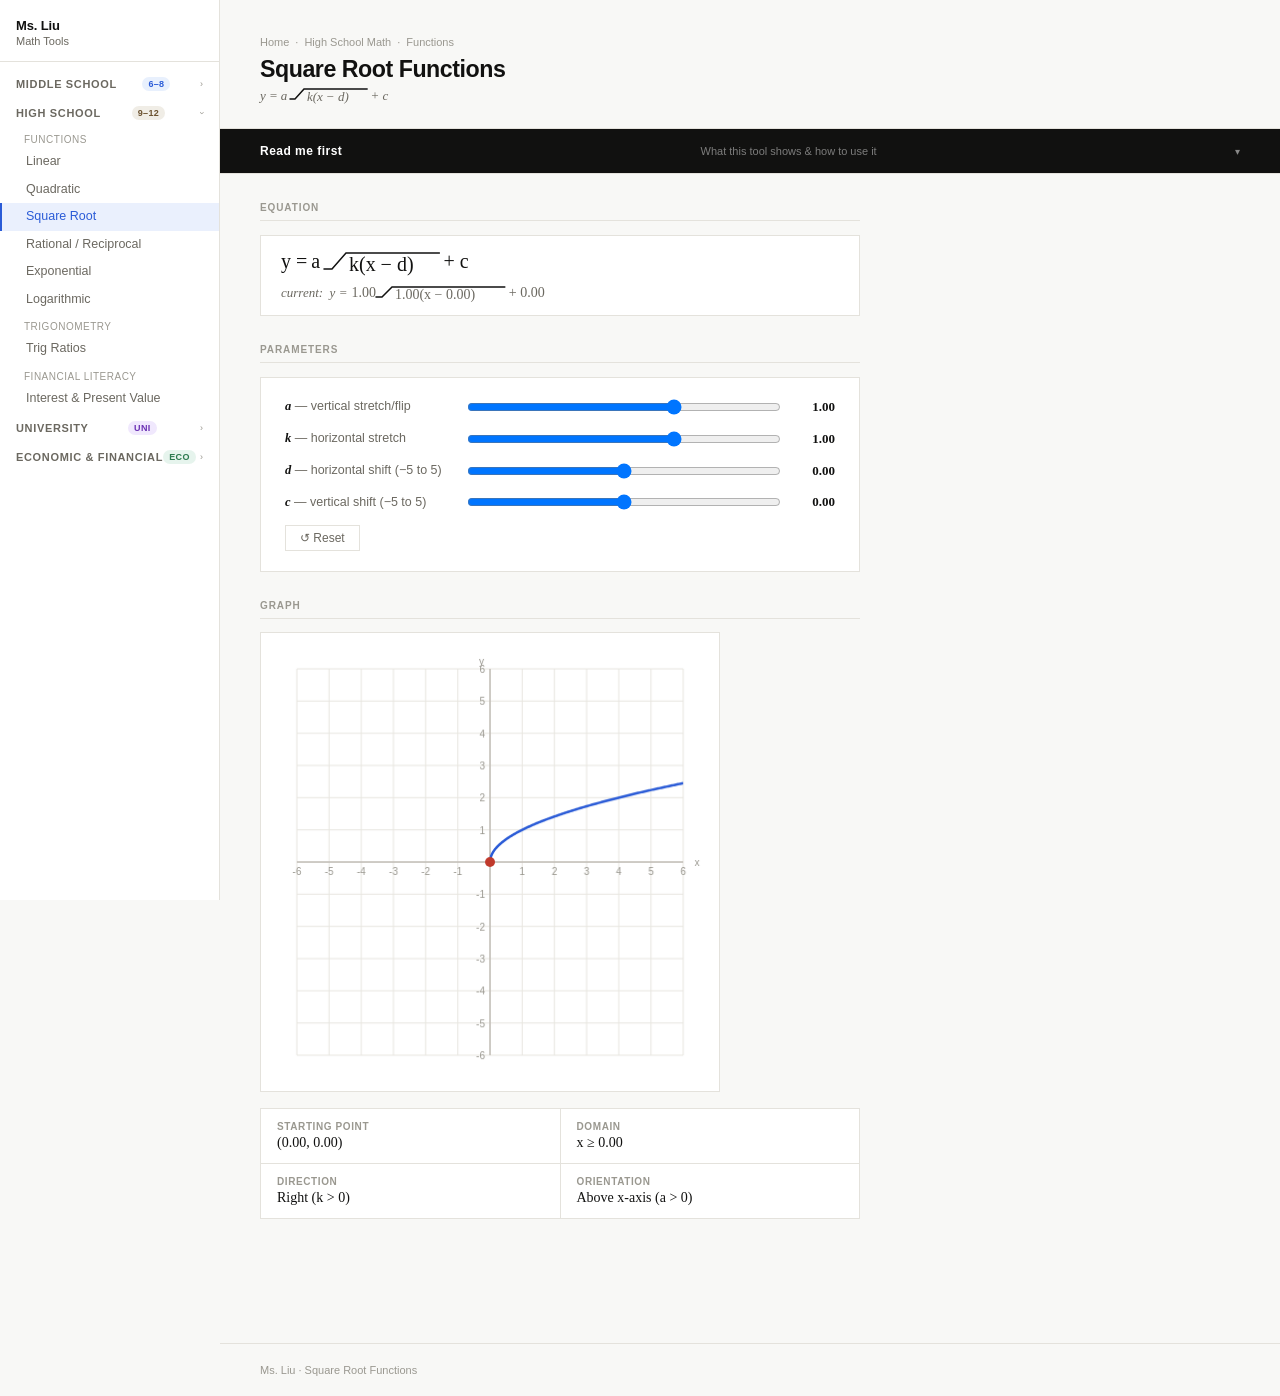
<file: sqrt_explorer.html>
<!DOCTYPE html>
<html lang="en">
<head>
<meta charset="UTF-8"/>
<meta name="viewport" content="width=device-width, initial-scale=1.0"/>
<title>Square Root Functions — Ms. Liu</title>
<link rel="stylesheet" href="nav.css"/>

</head>
<body>

<!-- MOBILE TOPBAR -->
<div class="topbar">
  <span class="topbar-brand">Ms. Liu <span>· Math Tools</span></span>
  <button class="menu-btn" id="menu-btn" aria-label="Open menu">
    <span></span><span></span><span></span>
  </button>
</div>

<!-- MOBILE BOTTOM SHEET -->
<div class="sheet-overlay" id="sheet-overlay" style="display:none;"></div>
<div class="sheet" id="nav-sheet" style="display:none;">
  <div class="sheet-handle"></div>
  <div class="sheet-title">Navigation</div>
  <div class="sheet-nav">
    <div class="sheet-group">
      <button class="sheet-group-btn">
        <span class="sheet-group-name">Middle School</span>
        <span class="nav-group-pill pill-ms">6–8</span>
        <span class="sheet-group-arrow">›</span>
      </button>
      <div class="sheet-sub">
        <div class="sheet-sub-label">Number &amp; Operations</div>
        <a href="fraction_concepts.html" class="sheet-item">Fraction Concepts</a>
        <a href="#" class="sheet-item soon">Fraction Operations</a>
        <div class="sheet-sub-label">Algebra</div>
        <a href="#" class="sheet-item soon">Order of Operations</a>
        <div class="sheet-sub-label">Geometry</div>
        <a href="#" class="sheet-item soon">Pythagorean Theorem</a>
        <div class="sheet-sub-label">Stats &amp; Data</div>
        <a href="#" class="sheet-item soon">Probability Concepts</a>
      </div>
    </div>
    <div class="sheet-group">
      <button class="sheet-group-btn">
        <span class="sheet-group-name">High School</span>
        <span class="nav-group-pill pill-hs">9–12</span>
        <span class="sheet-group-arrow">›</span>
      </button>
      <div class="sheet-sub">
        <div class="sheet-sub-label">Functions</div>
        <a href="linear_explorer.html" class="sheet-item">Linear</a>
        <a href="quadratic_explorer.html" class="sheet-item">Quadratic</a>
        <a href="sqrt_explorer.html" class="sheet-item active">Square Root</a>
        <a href="rational_explorer.html" class="sheet-item">Rational / Reciprocal</a>
        <a href="exponential_explorer.html" class="sheet-item">Exponential</a>
        <a href="log_explorer.html" class="sheet-item">Logarithmic</a>
        <div class="sheet-sub-label">Trigonometry</div>
        <a href="trig_explorer.html" class="sheet-item">Trig Ratios</a>
        <div class="sheet-sub-label">Financial Literacy</div>
        <a href="interest_explorer.html" class="sheet-item">Interest &amp; Present Value</a>
      </div>
    </div>
    <div class="sheet-group">
      <button class="sheet-group-btn">
        <span class="sheet-group-name">University Math</span>
        <span class="nav-group-pill pill-uni">Uni</span>
        <span class="sheet-group-arrow">›</span>
      </button>
      <div class="sheet-sub"><a href="#" class="sheet-item soon">Coming soon</a></div>
    </div>
    <div class="sheet-group">
      <button class="sheet-group-btn">
        <span class="sheet-group-name">Economic &amp; Financial</span>
        <span class="nav-group-pill pill-eco">Eco</span>
        <span class="sheet-group-arrow">›</span>
      </button>
      <div class="sheet-sub">
        <a href="#" class="sheet-item soon">Cobb-Douglas Utility</a>
        <a href="#" class="sheet-item soon">Supply &amp; Demand</a>
      </div>
    </div>
  </div>
</div>

<!-- APP SHELL -->
<div class="app-shell">

  <aside class="sidebar">
    <a href="index.html" class="sidebar-brand">
      <span class="brand-title">Ms. Liu</span>
      <span class="brand-sub">Math Tools</span>
    </a>
    <nav class="sidebar-nav">

      <div class="nav-group">
        <div class="nav-group-header">
          <span class="nav-group-label">Middle School</span>
          <span class="nav-group-pill pill-ms">6–8</span>
          <span class="nav-group-arrow">›</span>
        </div>
        <div class="nav-sub">
          <div class="nav-sub-label">Number &amp; Ops</div>
          <a href="fraction_concepts.html" class="nav-item">Fraction Concepts</a>
          <a href="#" class="nav-item soon">Fraction Operations</a>
          <a href="#" class="nav-item soon">Frac · Dec · Percent</a>
          <a href="#" class="nav-item soon">Integer Operations</a>
          <a href="#" class="nav-item soon">Ratios &amp; Proportions</a>
          <a href="#" class="nav-item soon">Percent Problems</a>
          <div class="nav-sub-label">Algebra</div>
          <a href="#" class="nav-item soon">Order of Operations</a>
          <a href="#" class="nav-item soon">Solving Equations</a>
          <a href="#" class="nav-item soon">Inequalities</a>
          <a href="#" class="nav-item soon">Coordinate Plane</a>
          <div class="nav-sub-label">Geometry</div>
          <a href="#" class="nav-item soon">Pythagorean Theorem</a>
          <a href="#" class="nav-item soon">Area &amp; Perimeter</a>
          <a href="#" class="nav-item soon">Volume &amp; Surface Area</a>
          <a href="#" class="nav-item soon">Angle Relationships</a>
          <div class="nav-sub-label">Stats &amp; Data</div>
          <a href="#" class="nav-item soon">Probability Concepts</a>
          <a href="#" class="nav-item soon">Tree Diagrams</a>
          <a href="#" class="nav-item soon">Mean · Median · Mode</a>
          <a href="#" class="nav-item soon">Data Displays</a>
        </div>
      </div>

      <div class="nav-group">
        <div class="nav-group-header">
          <span class="nav-group-label">High School</span>
          <span class="nav-group-pill pill-hs">9–12</span>
          <span class="nav-group-arrow">›</span>
        </div>
        <div class="nav-sub">
          <div class="nav-sub-label">Functions</div>
          <a href="linear_explorer.html" class="nav-item">Linear</a>
          <a href="quadratic_explorer.html" class="nav-item">Quadratic</a>
          <a href="sqrt_explorer.html" class="nav-item active">Square Root</a>
          <a href="rational_explorer.html" class="nav-item">Rational / Reciprocal</a>
          <a href="exponential_explorer.html" class="nav-item">Exponential</a>
          <a href="log_explorer.html" class="nav-item">Logarithmic</a>
          <div class="nav-sub-label">Trigonometry</div>
          <a href="trig_explorer.html" class="nav-item">Trig Ratios</a>
          <div class="nav-sub-label">Financial Literacy</div>
          <a href="interest_explorer.html" class="nav-item">Interest &amp; Present Value</a>
        </div>
      </div>

      <div class="nav-group">
        <div class="nav-group-header">
          <span class="nav-group-label">University</span>
          <span class="nav-group-pill pill-uni">Uni</span>
          <span class="nav-group-arrow">›</span>
        </div>
        <div class="nav-sub"><a href="#" class="nav-item soon">Coming soon</a></div>
      </div>

      <div class="nav-group">
        <div class="nav-group-header">
          <span class="nav-group-label">Economic &amp; Financial</span>
          <span class="nav-group-pill pill-eco">Eco</span>
          <span class="nav-group-arrow">›</span>
        </div>
        <div class="nav-sub">
          <a href="#" class="nav-item soon">Cobb-Douglas Utility</a>
          <a href="#" class="nav-item soon">Supply &amp; Demand</a>
          <a href="#" class="nav-item soon">Cost / Revenue / Profit</a>
          <a href="#" class="nav-item soon">Logistic Growth</a>
          <a href="#" class="nav-item soon">Average Cost</a>
        </div>
      </div>

    </nav>
  </aside>

  <main class="content">

    <div class="page-header">
      <div class="breadcrumb">
        <a href="index.html">Home</a>
        <span class="breadcrumb-sep">·</span>
        <span>High School Math</span>
        <span class="breadcrumb-sep">·</span>
        <span>Functions</span>
      </div>
      <h1 class="page-title">Square Root Functions</h1>
      <div class="page-formula" style="display:flex;align-items:center;gap:3px;font-family:'Georgia',serif;font-size:13px;color:var(--muted);font-style:italic;" id="header-formula">y = a√[k(x − d)] + c</div>
    </div>

    <div class="readme">
      <div class="readme-header" id="readme-hdr" onclick="toggleReadme()">
        <span class="readme-label">Read me first</span>
        <span class="readme-hint">What this tool shows &amp; how to use it</span>
        <span class="readme-arrow">▾</span>
      </div>
      <div class="readme-body" id="readme-body">
        <h3>What this shows</h3>
        <p>This tool explores the square root function with four transformations. The radical sign (vinculum) covers the full expression k(x − d) inside.</p>
        <h3>Parameters</h3>
        <ul>
          <li><strong>a — vertical stretch/flip.</strong> Negative a reflects the curve below the x-axis.</li>
          <li><strong>k — horizontal stretch/compression.</strong> Negative k flips the domain direction so the curve extends left.</li>
          <li><strong>d — horizontal shift.</strong> Moves the starting point left or right.</li>
          <li><strong>c — vertical shift.</strong> Moves the whole curve up or down.</li>
        </ul>
        <h3>Key concepts</h3>
        <ul>
          <li>Domain: k(x − d) ≥ 0 — the expression under the radical must be non-negative</li>
          <li>Starting point (endpoint) is always at (d, c) — marked with a red dot</li>
          <li>Faint grey curve shows the base y = √x for reference</li>
          <li>k &lt; 0 flips the domain: curve extends left instead of right</li>
        </ul>
        <h3>Try this</h3>
        <ul>
          <li>Set a &lt; 0 — curve reflects below the x-axis</li>
          <li>Move d — the starting point shifts horizontally</li>
          <li>Move c — the whole curve shifts up or down</li>
          <li>Set k &lt; 0 — what direction does the curve extend?</li>
        </ul>
      </div>
    </div>

    <div class="tool-body">

      <!-- equation with live SVG radical -->
      <div style="margin-bottom:1.75rem;">
        <div class="section-label">Equation</div>
        <div class="eq-display" style="flex-direction:column; align-items:flex-start; gap:0.6rem;">
          <!-- static label -->
          <!-- static formula with SVG radical -->
          <div style="display:flex;align-items:center;gap:4px;" id="static-formula"></div>
          <!-- live current -->
          <div style="display:flex; align-items:center; gap:4px; flex-wrap:wrap;">
            <span style="font-family:'Georgia',serif;font-size:13px;color:var(--muted);font-style:italic;">current:&nbsp; y =</span>
            <span id="radical-svg-wrap" style="display:inline-flex;align-items:center;"></span>
            <span id="plus-c" style="font-family:'Georgia',serif;font-size:14px;color:var(--muted);"></span>
          </div>
        </div>
      </div>

      <!-- sliders -->
      <div style="margin-bottom:1.75rem;">
        <div class="section-label">Parameters</div>
        <div class="panel">
          <div class="slider-row">
            <span class="slider-label"><strong>a</strong> — vertical stretch/flip</span>
            <input type="range" id="pa" min="-3" max="3" step="0.25" value="1" oninput="update()">
            <span class="slider-val" id="a-val">1.00</span>
          </div>
          <div class="slider-row">
            <span class="slider-label"><strong>k</strong> — horizontal stretch</span>
            <input type="range" id="pk" min="-3" max="3" step="0.25" value="1" oninput="update()">
            <span class="slider-val" id="k-val">1.00</span>
          </div>
          <div class="slider-row">
            <span class="slider-label"><strong>d</strong> — horizontal shift (−5 to 5)</span>
            <input type="range" id="pd" min="-5" max="5" step="0.25" value="0" oninput="update()">
            <span class="slider-val" id="d-val">0.00</span>
          </div>
          <div class="slider-row">
            <span class="slider-label"><strong>c</strong> — vertical shift (−5 to 5)</span>
            <input type="range" id="pc" min="-5" max="5" step="0.25" value="0" oninput="update()">
            <span class="slider-val" id="c-val">0.00</span>
          </div>
          <button class="btn-reset" onclick="resetSliders()">↺ Reset</button>
        </div>
      </div>

      <!-- graph -->
      <div style="margin-bottom:1.75rem;">
        <div class="section-label">Graph</div>
        <div class="graph-wrap">
          <canvas id="graph" width="460" height="460"></canvas>
        </div>
        <div class="facts">
          <div class="fact">
            <div class="fact-label">Starting point</div>
            <div class="fact-val" id="f-start">(0.00, 0.00)</div>
          </div>
          <div class="fact">
            <div class="fact-label">Domain</div>
            <div class="fact-val" id="f-domain">x ≥ 0.00</div>
          </div>
          <div class="fact">
            <div class="fact-label">Direction</div>
            <div class="fact-val" id="f-dir">Right (k &gt; 0)</div>
          </div>
          <div class="fact">
            <div class="fact-label">Orientation</div>
            <div class="fact-val" id="f-orient">Above x-axis (a &gt; 0)</div>
          </div>
        </div>
      </div>

    </div>

    <div class="page-footer">Ms. Liu · Square Root Functions</div>
  </main>
</div>

<script src="nav.js"></script>
<script>
  function toggleReadme() {
    const hdr  = document.getElementById('readme-hdr');
    const body = document.getElementById('readme-body');
    const open = body.classList.toggle('open');
    hdr.classList.toggle('open', open);
  }

  /* ── build SVG radical covering k(x−d), with a outside ── */
  function buildRadical(aVal, kVal, dVal) {
    const dk    = window.matchMedia('(prefers-color-scheme:dark)').matches;
    const clr   = dk ? '#edeae2' : '#111110';
    const muted = dk ? '#8a8780' : '#6b6860';

    const dSign = dVal >= 0 ? ' − ' : ' + ';
    const dAbs  = Math.abs(dVal).toFixed(2);
    const inner = kVal.toFixed(2) + '(x' + dSign + dAbs + ')';

    return renderRadicalSVG(aVal.toFixed(2), inner, clr, muted, 14);
  }

  /* ── static radical using letter variables ── */
  function buildStaticRadical(size) {
    const dk    = window.matchMedia('(prefers-color-scheme:dark)').matches;
    const clr   = dk ? '#edeae2' : '#111110';
    const col   = dk ? '#8a8780' : '#6b6860';
    return renderRadicalSVG('a', 'k(x − d)', clr, col, size || 14);
  }

  /* ── core SVG radical renderer ── */
  function renderRadicalSVG(coeff, inner, strokeClr, textClr, fs) {
    const charW  = fs * 0.54;
    const textW  = inner.length * charW;
    const padR   = 4;
    const hookX  = Math.round(fs * 0.42);
    const tickX  = Math.round(fs * 0.72);
    const gap    = 3;
    const vinTop = Math.round(fs * 0.18);
    const textY  = Math.round(fs * 1.1);
    const svgH   = textY + 3;
    const svgW   = hookX + tickX + gap + textW + padR;

    const pts = [
      [0,              textY - 2],
      [hookX,          textY - 2],
      [hookX + tickX,  vinTop   ],
      [svgW,           vinTop   ],
    ];
    const d = pts.map((p, i) => (i === 0 ? 'M' : 'L') + p[0] + ',' + p[1]).join(' ');
    const tx = hookX + tickX + gap;

    return (
      `<span style="font-family:'Georgia',serif;font-size:${fs}px;color:${textClr};vertical-align:middle;">${coeff}</span>` +
      `<svg width="${svgW}" height="${svgH}" viewBox="0 0 ${svgW} ${svgH}" style="overflow:visible;vertical-align:middle;display:inline-block;">` +
        `<path d="${d}" fill="none" stroke="${strokeClr}" stroke-width="1.5" stroke-linejoin="miter" stroke-linecap="round"/>` +
        `<text x="${tx}" y="${textY}" font-family="Georgia,serif" font-size="${fs}" fill="${textClr}">${inner}</text>` +
      `</svg>`
    );
  }

  /* ── render static formulas (called once + on dark mode change) ── */
  function renderStatic() {
    const dk    = window.matchMedia('(prefers-color-scheme:dark)').matches;
    const muted = dk ? '#8a8780' : '#6b6860';
    const text  = dk ? '#edeae2' : '#111110';

    /* page header: y = a√[k(x−d)] + c at 13px, muted colour */
    document.getElementById('header-formula').innerHTML =
      `<span style="font-family:'Georgia',serif;font-size:13px;color:${muted};font-style:italic;">y = </span>` +
      buildStaticRadical(13) +
      `<span style="font-family:'Georgia',serif;font-size:13px;color:${muted};font-style:italic;"> + c</span>`;

    /* equation box: y = a√[k(x−d)] + c at 20px, full text colour */
    const dk2   = window.matchMedia('(prefers-color-scheme:dark)').matches;
    const clr2  = dk2 ? '#edeae2' : '#111110';
    const col2  = dk2 ? '#edeae2' : '#111110';
    document.getElementById('static-formula').innerHTML =
      `<span style="font-family:'Georgia',serif;font-size:20px;color:${text};">y = </span>` +
      renderRadicalSVG('a', 'k(x − d)', clr2, col2, 20) +
      `<span style="font-family:'Georgia',serif;font-size:20px;color:${text};"> + c</span>`;
  }

  /* ── colours ── */
  function C() {
    const dk = window.matchMedia('(prefers-color-scheme:dark)').matches;
    return {
      bg:    dk ? '#1c1b1a' : '#ffffff',
      grid:  dk ? '#2c2b28' : '#e8e6e0',
      axis:  dk ? '#4a4845' : '#c0bdb6',
      base:  dk ? '#3a3835' : '#e8e5e0',
      curve: dk ? '#6a9ef0' : '#2a5bd7',
      dot:   dk ? '#e07060' : '#c0392b',
      txt:   dk ? '#6a6865' : '#9a9890',
    };
  }

  /* ── draw ── */
  function draw() {
    const a   = parseFloat(document.getElementById('pa').value);
    const k   = parseFloat(document.getElementById('pk').value);
    const d   = parseFloat(document.getElementById('pd').value);
    const c   = parseFloat(document.getElementById('pc').value);
    const cv  = document.getElementById('graph');
    const W   = cv.width, H = cv.height;
    const ctx = cv.getContext('2d');
    const col = C();

    ctx.clearRect(0, 0, W, H);
    ctx.fillStyle = col.bg; ctx.fillRect(0, 0, W, H);

    const pad = 36, inner = W - pad * 2, range = 6;
    const sc  = inner / (range * 2);
    const ox  = pad + inner / 2, oy = pad + inner / 2;
    const tx  = v => ox + v * sc;
    const ty  = v => oy - v * sc;

    /* grid */
    ctx.strokeStyle = col.grid; ctx.lineWidth = 1;
    for (let i = -range; i <= range; i++) {
      ctx.beginPath(); ctx.moveTo(tx(i), pad); ctx.lineTo(tx(i), H - pad); ctx.stroke();
      ctx.beginPath(); ctx.moveTo(pad, ty(i)); ctx.lineTo(W - pad, ty(i)); ctx.stroke();
    }

    /* axes */
    ctx.strokeStyle = col.axis; ctx.lineWidth = 1.5;
    ctx.beginPath(); ctx.moveTo(pad, oy); ctx.lineTo(W - pad, oy); ctx.stroke();
    ctx.beginPath(); ctx.moveTo(ox, pad); ctx.lineTo(ox, H - pad); ctx.stroke();

    /* tick labels */
    ctx.fillStyle = col.txt; ctx.font = '10px Helvetica Neue, Arial, sans-serif';
    for (let i = -range; i <= range; i++) {
      if (i === 0) continue;
      ctx.textAlign = 'center'; ctx.fillText(i, tx(i), oy + 13);
      ctx.textAlign = 'right';  ctx.fillText(i, ox - 5, ty(i) + 4);
    }
    ctx.textAlign = 'center'; ctx.fillText('x', W - pad + 14, oy + 4);
    ctx.textAlign = 'right';  ctx.fillText('y', ox - 6, pad - 4);

    ctx.save();
    ctx.beginPath(); ctx.rect(pad, pad, inner, inner); ctx.clip();

    /* ghost: y = √x */
    ctx.strokeStyle = col.base; ctx.lineWidth = 1.5; ctx.setLineDash([4, 4]);
    ctx.beginPath();
    let first = true;
    for (let px = pad; px <= W - pad; px++) {
      const xv = (px - ox) / sc;
      if (xv < 0) { first = true; continue; }
      const yv = Math.sqrt(xv);
      if (first) { ctx.moveTo(px, ty(yv)); first = false; }
      else ctx.lineTo(px, ty(yv));
    }
    ctx.stroke(); ctx.setLineDash([]);

    /* main curve: y = a*sqrt(k*(x-d)) + c */
    ctx.strokeStyle = col.curve; ctx.lineWidth = 2.5;
    ctx.beginPath(); first = true;
    for (let px = pad; px <= W - pad; px++) {
      const xv  = (px - ox) / sc;
      const arg = k * (xv - d);
      if (arg < 0) { first = true; continue; }
      const yv = a * Math.sqrt(arg) + c;
      if (yv < -range - 1 || yv > range + 1) { first = true; continue; }
      if (first) { ctx.moveTo(px, ty(yv)); first = false; }
      else ctx.lineTo(px, ty(yv));
    }
    ctx.stroke();
    ctx.restore();

    /* starting point dot */
    if (tx(d) >= pad && tx(d) <= W - pad && ty(c) >= pad && ty(c) <= H - pad) {
      ctx.beginPath(); ctx.arc(tx(d), ty(c), 5, 0, Math.PI * 2);
      ctx.fillStyle = col.dot; ctx.fill();
    }
  }

  /* ── update ── */
  function update() {
    const a = parseFloat(document.getElementById('pa').value);
    const k = parseFloat(document.getElementById('pk').value);
    const d = parseFloat(document.getElementById('pd').value);
    const c = parseFloat(document.getElementById('pc').value);

    document.getElementById('a-val').textContent = a.toFixed(2);
    document.getElementById('k-val').textContent = k.toFixed(2);
    document.getElementById('d-val').textContent = d.toFixed(2);
    document.getElementById('c-val').textContent = c.toFixed(2);

    /* live radical SVG */
    document.getElementById('radical-svg-wrap').innerHTML = buildRadical(a, k, d);

    /* +c part */
    const cSign = c >= 0 ? ' + ' : ' − ';
    document.getElementById('plus-c').textContent = cSign + Math.abs(c).toFixed(2);

    /* facts */
    document.getElementById('f-start').textContent  = '(' + d.toFixed(2) + ', ' + c.toFixed(2) + ')';
    document.getElementById('f-domain').textContent =
      k >= 0 ? 'x ≥ ' + d.toFixed(2) : 'x ≤ ' + d.toFixed(2);
    document.getElementById('f-dir').textContent    =
      k > 0.01 ? 'Right (k > 0)' : k < -0.01 ? 'Left (k < 0)' : 'None (k = 0)';
    document.getElementById('f-orient').textContent =
      a > 0.01 ? 'Above x-axis (a > 0)' : a < -0.01 ? 'Below x-axis (a < 0)' : 'Flat (a = 0)';

    draw();
  }

  function resetSliders() {
    document.getElementById('pa').value = 1;
    document.getElementById('pk').value = 1;
    document.getElementById('pd').value = 0;
    document.getElementById('pc').value = 0;
    update();
  }

  window.matchMedia('(prefers-color-scheme:dark)').addEventListener('change', function() { renderStatic(); update(); });
  renderStatic();
  update();
</script>
</body>
</html>
</file>
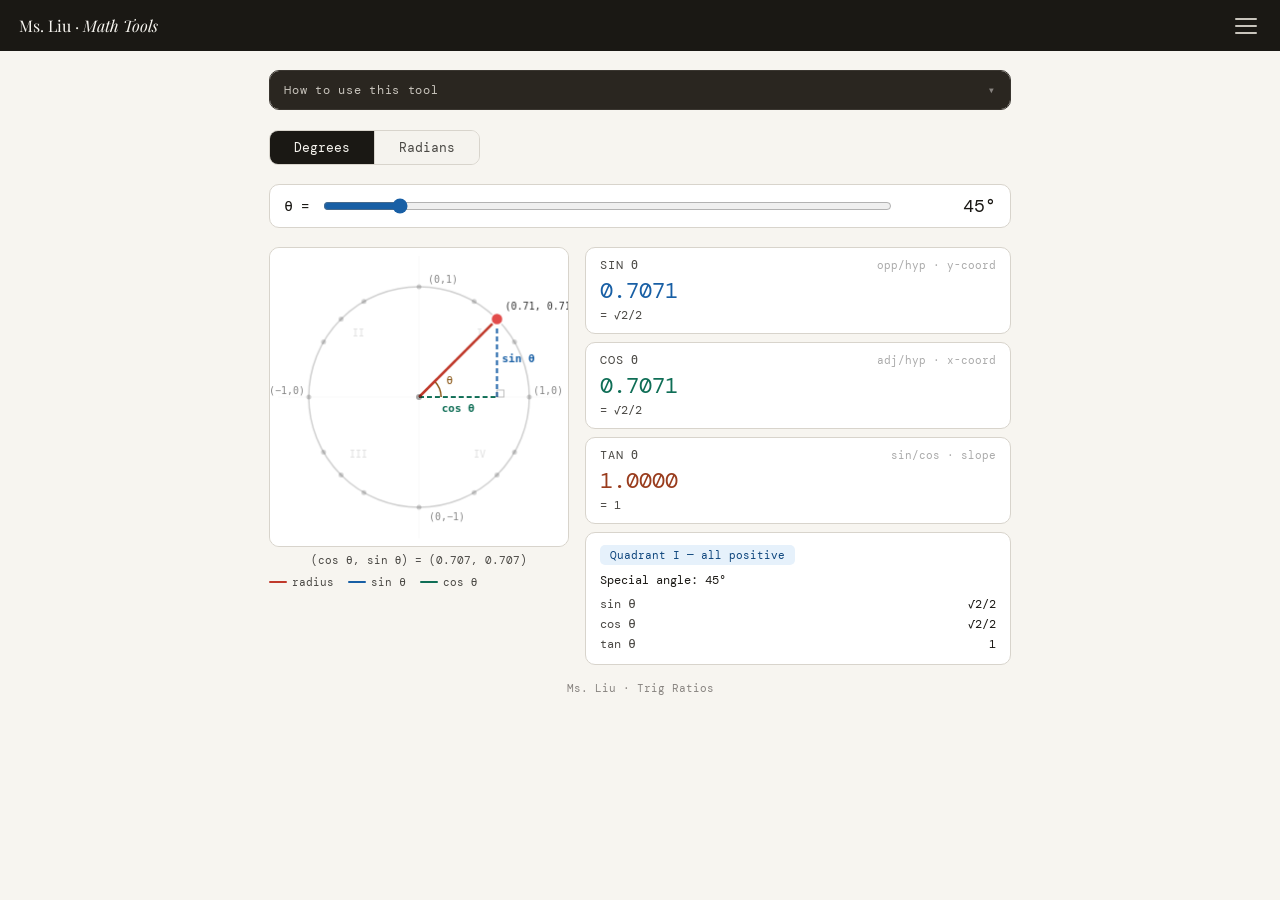
<file: trig_explorer.html>
<!DOCTYPE html>
<html lang="en">
<head>
<meta charset="UTF-8">
<meta name="viewport" content="width=device-width, initial-scale=1.0, user-scalable=no">
<title>Trig Ratios — Ms. Liu</title>
<link href="https://fonts.googleapis.com/css2?family=Playfair+Display:wght@400;600&family=DM+Mono:wght@300;400&family=DM+Sans:wght@300;400&display=swap" rel="stylesheet">
<style>
  *, *::before, *::after { box-sizing:border-box; margin:0; padding:0; -webkit-tap-highlight-color:transparent; }
  :root { --blue:#185FA5; --green:#0F6E56; --coral:#993C1D; --bg:#f7f5f0; --card:#ffffff; --border:#d8d4cc; --text:#1a1814; --muted:#4a4844; }
  body { font-family:'DM Sans',sans-serif; background:var(--bg); color:var(--text); min-height:100vh; }

  /* NAV */
  .topbar { background:var(--text); padding:0; }
  .topbar-main { display:flex; align-items:center; justify-content:space-between; padding:0.85rem 1.2rem; }
  .site-title { font-family:'Playfair Display',serif; font-size:1rem; color:#f7f5f0; font-weight:400; text-decoration:none; }
  .hamburger { background:none; border:none; cursor:pointer; padding:4px; display:flex; flex-direction:column; gap:5px; touch-action:manipulation; }
  .hamburger span { display:block; width:22px; height:2px; background:#c8c4bc; border-radius:1px; transition:all 0.2s; }
  .hamburger.open span:nth-child(1) { transform:translateY(7px) rotate(45deg); }
  .hamburger.open span:nth-child(2) { opacity:0; }
  .hamburger.open span:nth-child(3) { transform:translateY(-7px) rotate(-45deg); }
  .nav-menu { display:none; flex-direction:column; border-top:1px solid #2e2c28; padding:0.5rem 0; }
  .nav-menu.open { display:flex; }
  .nav-menu a { display:block; padding:0.65rem 1.4rem; font-family:'DM Mono',monospace; font-size:0.8rem; color:#c8c4bc; text-decoration:none; letter-spacing:0.04em; transition:background 0.12s; }
  .nav-menu a:hover { background:#2a2620; color:#f7f5f0; }
  .nav-menu a.active { color:#f7f5f0; border-left:2px solid #f7f5f0; padding-left:calc(1.4rem - 2px); }

  .container { max-width:780px; margin:0 auto; padding:1.2rem; }

  /* README */
  .readme { background:#2a2620; border:1px solid #3a3630; border-radius:10px; margin-bottom:1.2rem; overflow:hidden; }
  .readme-toggle { width:100%; padding:11px 14px; display:flex; justify-content:space-between; align-items:center; background:#2a2620; border:none; cursor:pointer; font-family:'DM Mono',monospace; font-size:0.75rem; letter-spacing:0.06em; color:#c8c4bc; text-align:left; touch-action:manipulation; }
  .readme-toggle:hover { background:#333028; }
  .readme-arrow { transition:transform 0.2s; display:inline-block; color:#888480; }
  .readme.open .readme-arrow { transform:rotate(180deg); }
  .readme-body { max-height:0; overflow:hidden; transition:max-height 0.3s ease; }
  .readme.open .readme-body { max-height:700px; }
  .readme-inner { padding:1rem 1.2rem; border-top:1px solid #3a3630; font-size:0.85rem; color:#b8b4ac; line-height:1.75; }
  .readme-inner h3 { font-family:'DM Mono',monospace; font-size:0.7rem; letter-spacing:0.1em; text-transform:uppercase; color:#e8e4dc; margin-bottom:5px; margin-top:12px; }
  .readme-inner h3:first-child { margin-top:0; }
  .readme-inner ul { padding-left:1.1rem; }
  .readme-inner li { margin-bottom:3px; }
  .readme-inner .param { font-family:'DM Mono',monospace; font-size:0.78rem; background:#3a3630; padding:1px 6px; border-radius:4px; color:#e8e4dc; }

  /* DEG/RAD TABS */
  .mode-tabs { display:flex; gap:0; margin-bottom:1.2rem; border-radius:9px; overflow:hidden; border:1px solid var(--border); width:fit-content; }
  .mode-btn { padding:8px 24px; border:none; background:#f5f3ee; cursor:pointer; font-family:'DM Mono',monospace; font-size:0.8rem; color:var(--muted); border-right:1px solid var(--border); transition:all 0.15s; touch-action:manipulation; }
  .mode-btn:last-child { border-right:none; }
  .mode-btn:hover { background:#eceae4; }
  .mode-btn.active { background:var(--text); color:#f7f5f0; }

  /* ANGLE SLIDER */
  .angle-ctrl { display:flex; align-items:center; gap:14px; margin-bottom:1.2rem; background:var(--card); border-radius:10px; border:1px solid var(--border); padding:10px 14px; }
  .angle-ctrl label { font-family:'DM Mono',monospace; font-size:0.9rem; font-weight:400; color:var(--text); white-space:nowrap; }
  .angle-ctrl input { flex:1; accent-color:var(--blue); cursor:pointer; touch-action:manipulation; height:22px; }
  .angle-val { font-family:'DM Mono',monospace; font-size:1.1rem; font-weight:400; min-width:90px; text-align:right; color:var(--text); }

  /* LAYOUT */
  .layout { display:flex; gap:16px; align-items:flex-start; flex-wrap:wrap; margin-bottom:1rem; }
  .circle-wrap { flex:0 0 auto; }
  .point-label { font-family:'DM Mono',monospace; font-size:11px; color:var(--muted); text-align:center; margin-top:6px; }

  .info-panel { flex:1; min-width:200px; }

  /* RATIO CARDS */
  .ratio-card { padding:10px 14px; border-radius:10px; background:var(--card); border:1px solid var(--border); margin-bottom:8px; }
  .ratio-top { display:flex; justify-content:space-between; align-items:baseline; margin-bottom:3px; }
  .ratio-label { font-family:'DM Mono',monospace; font-size:0.72rem; color:var(--muted); text-transform:uppercase; letter-spacing:0.06em; }
  .ratio-desc { font-family:'DM Mono',monospace; font-size:0.68rem; color:#aaa; }
  .ratio-val { font-family:'DM Mono',monospace; font-size:1.4rem; font-weight:400; }
  .ratio-val.sin-c { color:var(--blue); }
  .ratio-val.cos-c { color:var(--green); }
  .ratio-val.tan-c { color:var(--coral); }
  .ratio-exact { font-family:'DM Mono',monospace; font-size:0.78rem; color:var(--muted); margin-top:2px; }

  /* SPECIAL ANGLE BOX */
  .special-box { padding:10px 14px; border-radius:10px; background:var(--card); border:1px solid var(--border); }
  .quad-badge { display:inline-block; padding:3px 10px; border-radius:5px; font-family:'DM Mono',monospace; font-size:0.68rem; font-weight:400; margin-bottom:7px; }
  .q1 { background:#e6f1fb; color:#0C447C; }
  .q2 { background:#e1f5ee; color:#085041; }
  .q3 { background:#faece7; color:#712B13; }
  .q4 { background:#faeeda; color:#633806; }
  .qax { background:#f1efe8; color:#4a4844; }
  .special-title { font-family:'DM Mono',monospace; font-size:0.78rem; color:var(--text); margin-bottom:6px; font-weight:400; }
  .special-row { display:flex; justify-content:space-between; font-family:'DM Mono',monospace; font-size:0.78rem; color:var(--muted); padding:2px 0; }
  .special-row span:last-child { color:var(--text); }

  /* LEGEND */
  .legend { display:flex; gap:14px; flex-wrap:wrap; margin-top:8px; font-family:'DM Mono',monospace; font-size:11px; color:var(--muted); }
  .legend-item { display:flex; align-items:center; gap:5px; }
  .legend-line { width:18px; height:2px; border-radius:1px; }

  canvas { display:block; border-radius:10px; border:1px solid var(--border); touch-action:none; }

  .footer { margin-top:1rem; font-size:0.7rem; color:#888480; text-align:center; font-family:'DM Mono',monospace; }
</style>
</head>
<body>

<nav class="topbar">
  <div class="topbar-main">
    <a class="site-title" href="index.html">Ms. Liu · <em style="font-style:italic;">Math Tools</em></a>
    <button class="hamburger" id="hamburger" onclick="toggleNav()" aria-label="Menu">
      <span></span><span></span><span></span>
    </button>
  </div>
  <div class="nav-menu" id="navMenu">
    <a href="index.html">Home</a>
    <a href="linear_explorer.html">Linear &nbsp; y = mx + b</a>
    <a href="quadratic_explorer.html">Quadratic &nbsp; y = a[k(x−d)]² + c</a>
    <a href="exponential_explorer.html">Exponential &nbsp; y = a · b<sup style="font-size:0.65em;">x</sup></a>
    <a href="log_explorer.html">Logarithm &nbsp; y = a · log<sub style="font-size:0.65em;">b</sub>(x)</a>
    <a href="trig_explorer.html" class="active">Trig Ratios &nbsp; sin · cos · tan</a>
  </div>
</nav>

<div class="container">

  <div class="readme" id="readme">
    <button class="readme-toggle" onclick="document.getElementById('readme').classList.toggle('open')">
      <span>How to use this tool</span>
      <span class="readme-arrow">▾</span>
    </button>
    <div class="readme-body">
      <div class="readme-inner">
        <h3>What this shows</h3>
        The unit circle (radius = 1) with a point P at angle θ. The x-coordinate of P equals cos θ and the y-coordinate equals sin θ. Drag the slider to move the point around the circle.

        <h3>Primary trig ratios</h3>
        <ul>
          <li><span class="param">sin θ</span> = opposite / hypotenuse = y-coordinate of P</li>
          <li><span class="param">cos θ</span> = adjacent / hypotenuse = x-coordinate of P</li>
          <li><span class="param">tan θ</span> = sin θ / cos θ = slope of the radius line</li>
        </ul>

        <h3>Key concepts</h3>
        <ul>
          <li>Blue dashed = sin θ (vertical leg) · Green dashed = cos θ (horizontal leg)</li>
          <li>Red line = radius (hypotenuse = 1)</li>
          <li>Red dot = point P on the circle at (cos θ, sin θ)</li>
          <li>Exact values shown for all special angles (0°, 30°, 45°, 60°, 90°, etc.)</li>
          <li>CAST rule: All + in Q1, Sin + in Q2, Tan + in Q3, Cos + in Q4</li>
        </ul>

        <h3>Special angles to explore</h3>
        <ul>
          <li>0° / 360° — cos=1, sin=0</li>
          <li>30° — cos=√3/2, sin=1/2</li>
          <li>45° — cos=√2/2, sin=√2/2</li>
          <li>60° — cos=1/2, sin=√3/2</li>
          <li>90° — cos=0, sin=1, tan undefined</li>
        </ul>

        <h3>Degrees vs Radians</h3>
        Switch between tabs at the top. Radians show exact values like π/4, 2π/3 for special angles.
      </div>
    </div>
  </div>

  <div class="mode-tabs">
    <button class="mode-btn active" id="btnDeg" onclick="setMode('deg')">Degrees</button>
    <button class="mode-btn" id="btnRad" onclick="setMode('rad')">Radians</button>
  </div>

  <div class="angle-ctrl">
    <label>θ =</label>
    <input type="range" id="angleSlider" min="0" max="360" step="1" value="45">
    <span class="angle-val" id="angleDisplay">45°</span>
  </div>

  <div class="layout">
    <div class="circle-wrap">
      <canvas id="circleCanvas"></canvas>
      <div class="point-label" id="pointLabel">(cos θ, sin θ) = (0.707, 0.707)</div>
      <div class="legend">
        <div class="legend-item"><div class="legend-line" style="background:#c0392b;"></div> radius</div>
        <div class="legend-item"><div class="legend-line" style="background:#185FA5;border-top:2px dashed #185FA5;"></div> sin θ</div>
        <div class="legend-item"><div class="legend-line" style="background:#0F6E56;border-top:2px dashed #0F6E56;"></div> cos θ</div>
      </div>
    </div>

    <div class="info-panel">
      <div class="ratio-card">
        <div class="ratio-top">
          <span class="ratio-label">sin θ</span>
          <span class="ratio-desc">opp/hyp · y-coord</span>
        </div>
        <div class="ratio-val sin-c" id="sinVal">0.7071</div>
        <div class="ratio-exact" id="sinExact">= √2/2</div>
      </div>

      <div class="ratio-card">
        <div class="ratio-top">
          <span class="ratio-label">cos θ</span>
          <span class="ratio-desc">adj/hyp · x-coord</span>
        </div>
        <div class="ratio-val cos-c" id="cosVal">0.7071</div>
        <div class="ratio-exact" id="cosExact">= √2/2</div>
      </div>

      <div class="ratio-card">
        <div class="ratio-top">
          <span class="ratio-label">tan θ</span>
          <span class="ratio-desc">sin/cos · slope</span>
        </div>
        <div class="ratio-val tan-c" id="tanVal">1.0000</div>
        <div class="ratio-exact" id="tanExact">= 1</div>
      </div>

      <div class="special-box">
        <div id="quadBadge" class="quad-badge q1">Quadrant I — all positive</div>
        <div class="special-title" id="specialTitle">Special angle: 45°</div>
        <div class="special-row"><span>sin θ</span><span id="spSin">√2/2</span></div>
        <div class="special-row"><span>cos θ</span><span id="spCos">√2/2</span></div>
        <div class="special-row"><span>tan θ</span><span id="spTan">1</span></div>
      </div>
    </div>
  </div>

  <div class="footer">Ms. Liu · Trig Ratios</div>
</div>

<script>
function toggleNav() {
  document.getElementById('hamburger').classList.toggle('open');
  document.getElementById('navMenu').classList.toggle('open');
}

let mode = 'deg';
let angleDeg = 45;

const SPECIAL = {
  0:   { sin:'0',      cos:'1',      tan:'0',         rad:'0' },
  30:  { sin:'1/2',    cos:'√3/2',   tan:'1/√3',      rad:'π/6' },
  45:  { sin:'√2/2',   cos:'√2/2',   tan:'1',         rad:'π/4' },
  60:  { sin:'√3/2',   cos:'1/2',    tan:'√3',        rad:'π/3' },
  90:  { sin:'1',      cos:'0',      tan:'undefined',  rad:'π/2' },
  120: { sin:'√3/2',   cos:'−1/2',   tan:'−√3',       rad:'2π/3' },
  135: { sin:'√2/2',   cos:'−√2/2',  tan:'−1',        rad:'3π/4' },
  150: { sin:'1/2',    cos:'−√3/2',  tan:'−1/√3',     rad:'5π/6' },
  180: { sin:'0',      cos:'−1',     tan:'0',          rad:'π' },
  210: { sin:'−1/2',   cos:'−√3/2',  tan:'1/√3',      rad:'7π/6' },
  225: { sin:'−√2/2',  cos:'−√2/2',  tan:'1',         rad:'5π/4' },
  240: { sin:'−√3/2',  cos:'−1/2',   tan:'√3',        rad:'4π/3' },
  270: { sin:'−1',     cos:'0',      tan:'undefined',  rad:'3π/2' },
  300: { sin:'−√3/2',  cos:'1/2',    tan:'−√3',       rad:'5π/3' },
  315: { sin:'−√2/2',  cos:'√2/2',   tan:'−1',        rad:'7π/4' },
  330: { sin:'−1/2',   cos:'√3/2',   tan:'−1/√3',     rad:'11π/6' },
  360: { sin:'0',      cos:'1',      tan:'0',          rad:'2π' },
};

function radStr(deg) {
  const sp = SPECIAL[deg];
  if (sp) return sp.rad;
  return (deg * Math.PI / 180).toFixed(4) + ' rad';
}

function setMode(m) {
  mode = m;
  document.getElementById('btnDeg').classList.toggle('active', m === 'deg');
  document.getElementById('btnRad').classList.toggle('active', m === 'rad');
  update();
}

function getQuadInfo(deg) {
  const d = deg % 360;
  if (d === 0 || d === 90 || d === 180 || d === 270 || d === 360)
    return { label:'On axis', cls:'qax', desc:'' };
  if (d < 90)  return { label:'Quadrant I',   cls:'q1', desc:'all positive' };
  if (d < 180) return { label:'Quadrant II',  cls:'q2', desc:'sin +, cos −, tan −' };
  if (d < 270) return { label:'Quadrant III', cls:'q3', desc:'sin −, cos −, tan +' };
  return             { label:'Quadrant IV',  cls:'q4', desc:'sin −, cos +, tan −' };
}

const canvas = document.getElementById('circleCanvas');
const DPR = window.devicePixelRatio || 1;

function resizeCircle() {
  const maxW = Math.min(window.innerWidth - 48, 300);
  const sz = maxW;
  canvas.width = sz * DPR; canvas.height = sz * DPR;
  canvas.style.width = sz + 'px'; canvas.style.height = sz + 'px';
  drawCircle(angleDeg * Math.PI / 180, Math.sin(angleDeg * Math.PI / 180), Math.cos(angleDeg * Math.PI / 180));
}

function update() {
  const rad = angleDeg * Math.PI / 180;
  const sinV = Math.sin(rad);
  const cosV = Math.cos(rad);
  const tanV = Math.tan(rad);
  const isUndef = Math.abs(cosV) < 0.0001;
  const tanStr = isUndef ? 'undef.' : tanV.toFixed(4);

  const angleStr = mode === 'deg' ? angleDeg + '°' : radStr(angleDeg);
  document.getElementById('angleDisplay').textContent = angleStr;
  document.getElementById('sinVal').textContent = sinV.toFixed(4);
  document.getElementById('cosVal').textContent = cosV.toFixed(4);
  document.getElementById('tanVal').textContent = tanStr;
  document.getElementById('pointLabel').textContent =
    '(cos θ, sin θ) = (' + cosV.toFixed(3) + ', ' + sinV.toFixed(3) + ')';

  const sp = SPECIAL[angleDeg];
  const angleLabel = mode === 'deg' ? angleDeg + '°' : (sp ? sp.rad : radStr(angleDeg));

  if (sp) {
    document.getElementById('sinExact').textContent = '= ' + sp.sin;
    document.getElementById('cosExact').textContent = '= ' + sp.cos;
    document.getElementById('tanExact').textContent = '= ' + sp.tan;
    document.getElementById('specialTitle').textContent = 'Special angle: ' + angleLabel;
    document.getElementById('spSin').textContent = sp.sin;
    document.getElementById('spCos').textContent = sp.cos;
    document.getElementById('spTan').textContent = sp.tan;
  } else {
    document.getElementById('sinExact').textContent = '';
    document.getElementById('cosExact').textContent = '';
    document.getElementById('tanExact').textContent = '';
    document.getElementById('specialTitle').textContent = angleLabel + ' — not a special angle';
    document.getElementById('spSin').textContent = sinV.toFixed(4);
    document.getElementById('spCos').textContent = cosV.toFixed(4);
    document.getElementById('spTan').textContent = isUndef ? 'undefined' : tanV.toFixed(4);
  }

  const q = getQuadInfo(angleDeg);
  const badge = document.getElementById('quadBadge');
  badge.textContent = q.label + (q.desc ? ' — ' + q.desc : '');
  badge.className = 'quad-badge ' + q.cls;

  drawCircle(rad, sinV, cosV);
}

function drawCircle(rad, sinV, cosV) {
  const ctx = canvas.getContext('2d');
  const W = canvas.width / DPR, H = canvas.height / DPR;
  const cx = W / 2, cy = H / 2;
  const R = W * 0.37;

  ctx.setTransform(DPR, 0, 0, DPR, 0, 0);
  ctx.clearRect(0, 0, W, H);
  ctx.fillStyle = '#ffffff'; ctx.fillRect(0, 0, W, H);

  // grid
  ctx.strokeStyle = 'rgba(0,0,0,0.06)'; ctx.lineWidth = 0.5;
  ctx.beginPath(); ctx.moveTo(cx, 8); ctx.lineTo(cx, H-8); ctx.stroke();
  ctx.beginPath(); ctx.moveTo(8, cy); ctx.lineTo(W-8, cy); ctx.stroke();

  // unit circle
  ctx.strokeStyle = 'rgba(0,0,0,0.18)'; ctx.lineWidth = 1.5;
  ctx.beginPath(); ctx.arc(cx, cy, R, 0, Math.PI*2); ctx.stroke();

  // quadrant labels
  ctx.fillStyle = 'rgba(0,0,0,0.12)'; ctx.font = '10px DM Mono,monospace'; ctx.textAlign = 'center';
  ctx.fillText('I',   cx + R*0.55, cy - R*0.55);
  ctx.fillText('II',  cx - R*0.55, cy - R*0.55);
  ctx.fillText('III', cx - R*0.55, cy + R*0.55);
  ctx.fillText('IV',  cx + R*0.55, cy + R*0.55);

  // axis labels
  ctx.fillStyle = '#888'; ctx.font = '10px DM Mono,monospace';
  ctx.textAlign = 'center'; ctx.fillText('(0,1)',  cx+24, cy-R-4);
  ctx.fillText('(0,−1)', cx+28, cy+R+13);
  ctx.textAlign = 'left';  ctx.fillText('(1,0)',  cx+R+4, cy-3);
  ctx.textAlign = 'right'; ctx.fillText('(−1,0)', cx-R-4, cy-3);

  // special angle dots
  const specials = [0,30,45,60,90,120,135,150,180,210,225,240,270,300,315,330];
  specials.forEach(a => {
    const r = a * Math.PI / 180;
    ctx.beginPath(); ctx.arc(cx+Math.cos(r)*R, cy-Math.sin(r)*R, 2.5, 0, Math.PI*2);
    ctx.fillStyle = 'rgba(0,0,0,0.18)'; ctx.fill();
  });

  const px = cx + cosV * R;
  const py = cy - sinV * R;

  // angle arc
  ctx.strokeStyle = '#854F0B'; ctx.lineWidth = 1.5;
  ctx.beginPath(); ctx.arc(cx, cy, R*0.2, 0, -rad, true); ctx.stroke();

  // θ label
  const midA = -rad/2;
  ctx.fillStyle = '#854F0B'; ctx.font = '11px DM Mono,monospace'; ctx.textAlign = 'center';
  ctx.fillText('θ', cx + Math.cos(midA)*R*0.3, cy + Math.sin(midA)*R*0.3);

  // cos projection — green dashed
  ctx.strokeStyle = '#0F6E56'; ctx.lineWidth = 2; ctx.setLineDash([5,3]);
  ctx.beginPath(); ctx.moveTo(cx, cy); ctx.lineTo(px, cy); ctx.stroke();

  // sin projection — blue dashed
  ctx.strokeStyle = '#185FA5'; ctx.lineWidth = 2;
  ctx.beginPath(); ctx.moveTo(px, cy); ctx.lineTo(px, py); ctx.stroke();
  ctx.setLineDash([]);

  // right angle box
  const bs = 7, sx2 = cosV >= 0 ? 1 : -1, sy2 = sinV >= 0 ? -1 : 1;
  ctx.strokeStyle = 'rgba(0,0,0,0.25)'; ctx.lineWidth = 1;
  ctx.strokeRect(px, cy, sx2*bs, sy2*bs);

  // radius
  ctx.strokeStyle = '#c0392b'; ctx.lineWidth = 2.5;
  ctx.beginPath(); ctx.moveTo(cx, cy); ctx.lineTo(px, py); ctx.stroke();

  // labels on projections
  ctx.font = 'bold 11px DM Mono,monospace';
  ctx.fillStyle = '#0F6E56'; ctx.textAlign = 'center';
  ctx.fillText('cos θ', cx+(px-cx)/2, cy+(sinV>=0?15:-6));
  ctx.fillStyle = '#185FA5'; ctx.textAlign = cosV>=0?'left':'right';
  ctx.fillText('sin θ', px+(cosV>=0?5:-5), cy+(py-cy)/2+4);

  // point on circle
  ctx.beginPath(); ctx.arc(px, py, 6, 0, Math.PI*2);
  ctx.fillStyle = '#e24b4a'; ctx.fill();
  ctx.strokeStyle = '#fff'; ctx.lineWidth = 1.5; ctx.stroke();

  // coordinate label near point
  ctx.fillStyle = '#333'; ctx.font = '10px DM Mono,monospace';
  const lx = cosV >= 0 ? px+8 : px-8;
  const ly = sinV >= 0 ? py-10 : py+16;
  ctx.textAlign = cosV >= 0 ? 'left' : 'right';
  ctx.fillText('('+cosV.toFixed(2)+', '+sinV.toFixed(2)+')', lx, ly);

  // origin dot
  ctx.beginPath(); ctx.arc(cx, cy, 3, 0, Math.PI*2);
  ctx.fillStyle = 'rgba(0,0,0,0.35)'; ctx.fill();
}

document.getElementById('angleSlider').addEventListener('input', e => {
  angleDeg = +e.target.value;
  update();
});

window.addEventListener('resize', resizeCircle);
resizeCircle();
update();
</script>
</body>
</html>
</file>
<file: nav.css>
/* nav.css — shared across all Ms. Liu Math Tools pages */

*, *::before, *::after { box-sizing: border-box; margin: 0; padding: 0; }

:root {
  --bg: #f8f8f6;
  --surface: #ffffff;
  --border: #e4e2dc;
  --text: #111110;
  --muted: #6b6860;
  --subtle: #9a9890;
  --tag-bg: #f0ede6;
  --soon-text: #b0ada6;
  --soon-bg: #f5f3ef;

  --sidebar-w: 220px;
  --topbar-h: 48px;

  --blue: #2a5bd7;
  --blue-bg: #eaf0fd;
  --blue-mid: #c5d5f8;

  --pill-ms-bg: #e8f0fd; --pill-ms: #2a5bd7;
  --pill-hs-bg: #f0ede6; --pill-hs: #6b5230;
  --pill-uni-bg: #f0e8fd; --pill-uni: #6a30b3;
  --pill-eco-bg: #e6f4ed; --pill-eco: #2d7a4f;
}

@media (prefers-color-scheme: dark) {
  :root {
    --bg: #131312; --surface: #1c1b1a; --border: #2c2b28;
    --text: #edeae2; --muted: #8a8780; --subtle: #5a5855;
    --tag-bg: #242320; --soon-text: #4a4845; --soon-bg: #181715;
    --blue: #6a9ef0; --blue-bg: #172040; --blue-mid: #253560;
    --pill-ms-bg: #172040; --pill-ms: #6a9ef0;
    --pill-hs-bg: #2a2010; --pill-hs: #c0904a;
    --pill-uni-bg: #220f40; --pill-uni: #b07aee;
    --pill-eco-bg: #0d2018; --pill-eco: #4ab87a;
  }
}

body {
  font-family: 'Inter', 'Helvetica Neue', Arial, sans-serif;
  background: var(--bg);
  color: var(--text);
  min-height: 100vh;
}

/* ── LAYOUT SHELL ── */
.app-shell {
  display: flex;
  min-height: 100vh;
}

/* ── SIDEBAR ── */
.sidebar {
  width: var(--sidebar-w);
  flex-shrink: 0;
  background: var(--surface);
  border-right: 1px solid var(--border);
  position: fixed;
  top: 0; left: 0; bottom: 0;
  overflow-y: auto;
  overflow-x: hidden;
  scrollbar-width: thin;
  scrollbar-color: var(--border) transparent;
  z-index: 200;
  display: flex;
  flex-direction: column;
}

.sidebar-brand {
  padding: 18px 16px 14px;
  border-bottom: 1px solid var(--border);
  flex-shrink: 0;
  display: block;
  text-decoration: none;
  transition: background 0.12s;
}
.sidebar-brand:hover { background: var(--tag-bg); }
.sidebar-brand .brand-title {
  font-size: 13px;
  font-weight: 600;
  color: var(--text);
  letter-spacing: -0.01em;
  display: block;
}
.sidebar-brand .brand-sub {
  font-size: 11px;
  color: var(--muted);
  margin-top: 2px;
  display: block;
}

.sidebar-nav { flex: 1; padding: 8px 0 24px; }

/* category group */
.nav-group { margin-bottom: 2px; }

.nav-group-header {
  display: flex;
  align-items: center;
  justify-content: space-between;
  padding: 7px 16px 6px;
  cursor: pointer;
  user-select: none;
  border-radius: 0;
}
.nav-group-header:hover { background: var(--tag-bg); }

.nav-group-label {
  font-size: 11px;
  font-weight: 600;
  color: var(--muted);
  letter-spacing: 0.06em;
  text-transform: uppercase;
}
.nav-group-pill {
  font-size: 9px;
  font-weight: 600;
  padding: 2px 6px;
  border-radius: 20px;
  letter-spacing: 0.04em;
  text-transform: uppercase;
  flex-shrink: 0;
}
.pill-ms  { background: var(--pill-ms-bg);  color: var(--pill-ms);  }
.pill-hs  { background: var(--pill-hs-bg);  color: var(--pill-hs);  }
.pill-uni { background: var(--pill-uni-bg); color: var(--pill-uni); }
.pill-eco { background: var(--pill-eco-bg); color: var(--pill-eco); }

.nav-group-arrow {
  font-size: 9px;
  color: var(--subtle);
  transition: transform 0.2s;
  margin-left: 4px;
  flex-shrink: 0;
}
.nav-group.open .nav-group-arrow { transform: rotate(90deg); }

/* subcategory */
.nav-sub { display: none; }
.nav-group.open .nav-sub { display: block; }

.nav-sub-label {
  font-size: 10px;
  font-weight: 500;
  color: var(--subtle);
  letter-spacing: 0.05em;
  text-transform: uppercase;
  padding: 8px 16px 3px 24px;
}

/* tool link */
.nav-item {
  display: block;
  padding: 5px 16px 5px 24px;
  font-size: 12.5px;
  color: var(--muted);
  text-decoration: none;
  border-radius: 0;
  transition: background 0.1s, color 0.1s;
  line-height: 1.4;
  border-left: 2px solid transparent;
}
.nav-item:hover { background: var(--tag-bg); color: var(--text); }
.nav-item.active {
  background: var(--blue-bg);
  color: var(--blue);
  border-left-color: var(--blue);
  font-weight: 500;
}
.nav-item.soon {
  color: var(--soon-text);
  pointer-events: none;
  font-style: italic;
}

/* ── TOPBAR (mobile only) ── */
.topbar {
  display: none;
  position: fixed;
  top: 0; left: 0; right: 0;
  height: var(--topbar-h);
  background: var(--surface);
  border-bottom: 1px solid var(--border);
  align-items: center;
  justify-content: space-between;
  padding: 0 16px;
  z-index: 300;
}
.topbar-brand {
  font-size: 13px;
  font-weight: 600;
  color: var(--text);
  letter-spacing: -0.01em;
  text-decoration: none;
  display: block;
}
.topbar-brand span { color: var(--muted); font-weight: 400; }
.menu-btn {
  width: 36px; height: 36px;
  background: none;
  border: 1px solid var(--border);
  border-radius: 8px;
  cursor: pointer;
  display: flex; align-items: center; justify-content: center;
  gap: 3px;
  flex-direction: column;
  padding: 0;
}
.menu-btn:hover { background: var(--tag-bg); }
.menu-btn span {
  display: block;
  width: 16px; height: 1.5px;
  background: var(--text);
  border-radius: 2px;
}

/* ── BOTTOM SHEET (mobile nav) ── */
.sheet-overlay {
  display: none;
  position: fixed;
  inset: 0;
  background: rgba(0,0,0,0.4);
  z-index: 400;
  opacity: 0;
  transition: opacity 0.25s;
}
.sheet-overlay.open { opacity: 1; }

.sheet {
  position: fixed;
  bottom: 0; left: 0; right: 0;
  background: var(--surface);
  border-top: 1px solid var(--border);
  border-radius: 16px 16px 0 0;
  z-index: 500;
  max-height: 80vh;
  overflow-y: auto;
  transform: translateY(100%);
  transition: transform 0.3s cubic-bezier(0.32, 0.72, 0, 1);
  padding-bottom: env(safe-area-inset-bottom, 16px);
}
.sheet.open { transform: translateY(0); }

.sheet-handle {
  width: 36px; height: 4px;
  background: var(--border);
  border-radius: 4px;
  margin: 12px auto 0;
}
.sheet-title {
  font-size: 11px;
  font-weight: 600;
  color: var(--muted);
  letter-spacing: 0.06em;
  text-transform: uppercase;
  padding: 14px 16px 8px;
}
.sheet-nav { padding: 0 8px 16px; }
.sheet-group { margin-bottom: 4px; }
.sheet-group-btn {
  width: 100%;
  display: flex; align-items: center; gap: 10px;
  padding: 10px 12px;
  background: none; border: none; cursor: pointer;
  border-radius: 10px; text-align: left;
}
.sheet-group-btn:hover { background: var(--tag-bg); }
.sheet-group-name {
  font-size: 14px;
  font-weight: 500;
  color: var(--text);
  flex: 1;
}
.sheet-group-arrow { font-size: 10px; color: var(--subtle); transition: transform 0.2s; }
.sheet-group.open .sheet-group-arrow { transform: rotate(90deg); }
.sheet-sub { display: none; padding: 0 0 4px 12px; }
.sheet-group.open .sheet-sub { display: block; }

.sheet-sub-label {
  font-size: 10px;
  font-weight: 500;
  color: var(--subtle);
  text-transform: uppercase;
  letter-spacing: 0.05em;
  padding: 6px 12px 2px;
}
.sheet-item {
  display: block;
  padding: 8px 12px;
  font-size: 14px;
  color: var(--muted);
  text-decoration: none;
  border-radius: 8px;
  border-left: 2px solid transparent;
}
.sheet-item:hover { background: var(--tag-bg); color: var(--text); }
.sheet-item.active { background: var(--blue-bg); color: var(--blue); border-left-color: var(--blue); font-weight: 500; }
.sheet-item.soon { color: var(--soon-text); pointer-events: none; font-style: italic; }

/* ── CONTENT AREA ── */
.content {
  margin-left: var(--sidebar-w);
  flex: 1;
  min-width: 0;
}

/* ════════════════════════════════════════
   SHARED PAGE STRUCTURE — use on every tool page
   ════════════════════════════════════════ */

/* PAGE HEADER — title + breadcrumb */
.page-header {
  padding: 2.25rem 2.5rem 1.5rem;
  border-bottom: 1px solid var(--border);
}
.breadcrumb {
  font-size: 11px;
  color: var(--subtle);
  margin-bottom: 0.5rem;
  display: flex;
  align-items: center;
  gap: 6px;
  flex-wrap: wrap;
}
.breadcrumb a {
  color: var(--subtle);
  text-decoration: none;
}
.breadcrumb a:hover { color: var(--text); }
.breadcrumb-sep { color: var(--subtle); }
.page-title {
  font-size: 1.45rem;
  font-weight: 600;
  letter-spacing: -0.02em;
  color: var(--text);
  margin-bottom: 0.2rem;
  line-height: 1.2;
}
.page-formula {
  font-size: 13px;
  color: var(--muted);
  font-family: 'Georgia', serif;
  font-style: italic;
}

/* READ ME FIRST — dark clickable bar */
.readme {
  border-bottom: 1px solid var(--border);
}
.readme-header {
  padding: 0 2.5rem;
  height: 44px;
  display: flex;
  align-items: center;
  justify-content: space-between;
  cursor: pointer;
  user-select: none;
  background: #111110;
  gap: 1rem;
}
@media (prefers-color-scheme: dark) {
  .readme-header { background: #000000; border-bottom: 1px solid #2c2b28; }
}
.readme-label {
  font-size: 12px;
  font-weight: 600;
  color: #ffffff;
  letter-spacing: 0.04em;
}
.readme-hint {
  font-size: 11px;
  color: rgba(255,255,255,0.45);
}
.readme-arrow {
  font-size: 10px;
  color: rgba(255,255,255,0.5);
  transition: transform 0.2s;
  display: inline-block;
  flex-shrink: 0;
}
.readme-header.open .readme-arrow { transform: rotate(180deg); }
.readme-body {
  display: none;
  padding: 1.25rem 2.5rem 1.5rem;
  background: var(--surface);
  border-bottom: 1px solid var(--border);
}
.readme-body.open { display: block; }
.readme-body h3 {
  font-size: 12px;
  font-weight: 600;
  color: var(--text);
  margin: 0.9rem 0 0.3rem;
  letter-spacing: 0.02em;
}
.readme-body h3:first-child { margin-top: 0; }
.readme-body p,
.readme-body li {
  font-size: 12.5px;
  color: var(--muted);
  line-height: 1.65;
}
.readme-body ul { padding-left: 1.2rem; }
.readme-body li { margin-bottom: 0.2rem; }

/* TOOL BODY */
.tool-body {
  padding: 1.75rem 2.5rem 4rem;
  max-width: 680px;
}

/* SECTION LABEL — uppercase divider above each block */
.section-label {
  font-size: 10px;
  font-weight: 600;
  letter-spacing: 0.09em;
  text-transform: uppercase;
  color: var(--subtle);
  padding-bottom: 7px;
  margin-bottom: 0.85rem;
  border-bottom: 1px solid var(--border);
}

/* PANEL — white card box */
.panel {
  background: var(--surface);
  border: 1px solid var(--border);
  padding: 1.25rem 1.5rem;
}

/* SLIDER ROWS */
.slider-row {
  display: flex;
  align-items: center;
  gap: 12px;
  margin-bottom: 0.9rem;
}
.slider-row:last-of-type { margin-bottom: 0; }
.slider-label {
  font-size: 12.5px;
  color: var(--muted);
  width: 170px;
  flex-shrink: 0;
  line-height: 1.4;
}
.slider-label strong {
  color: var(--text);
  font-weight: 600;
  font-family: 'Georgia', serif;
  font-style: italic;
}
.slider-row input[type=range] { flex: 1; min-width: 0; }
.slider-val {
  font-size: 13px;
  font-weight: 600;
  min-width: 42px;
  text-align: right;
  color: var(--text);
  font-family: 'Georgia', serif;
}

/* RESET BUTTON */
.btn-reset {
  font-size: 12px;
  color: var(--muted);
  background: none;
  border: 1px solid var(--border);
  padding: 5px 14px;
  cursor: pointer;
  margin-top: 0.85rem;
  display: inline-block;
}
.btn-reset:hover { color: var(--text); background: var(--tag-bg); }

/* KEY FACTS GRID */
.facts {
  display: grid;
  grid-template-columns: 1fr 1fr;
  gap: 1px;
  background: var(--border);
  border: 1px solid var(--border);
  margin-top: 1rem;
}
@media (max-width: 460px) { .facts { grid-template-columns: 1fr; } }
.fact { background: var(--surface); padding: 0.75rem 1rem; }
.fact-label {
  font-size: 10px;
  font-weight: 600;
  color: var(--subtle);
  letter-spacing: 0.06em;
  text-transform: uppercase;
  margin-bottom: 3px;
}
.fact-val {
  font-size: 14px;
  font-family: 'Georgia', serif;
  color: var(--text);
}
.fact-val.na { color: var(--subtle); font-style: italic; font-size: 12px; font-family: inherit; }

/* CANVAS GRAPH */
.graph-wrap {
  background: var(--surface);
  border: 1px solid var(--border);
  aspect-ratio: 1 / 1;
  max-width: 460px;
  overflow: hidden;
}
.graph-wrap canvas { display: block; width: 100%; height: 100%; }

/* EQ DISPLAY — live equation */
.eq-display {
  background: var(--surface);
  border: 1px solid var(--border);
  padding: 0.85rem 1.25rem;
  display: flex;
  align-items: baseline;
  gap: 1rem;
  flex-wrap: wrap;
  margin-bottom: 1.25rem;
}
.eq-formula {
  font-family: 'Georgia', serif;
  font-size: 1.25rem;
  color: var(--text);
}
.eq-current {
  font-family: 'Georgia', serif;
  font-size: 13px;
  color: var(--muted);
  font-style: italic;
}

/* PAGE FOOTER */
.page-footer {
  border-top: 1px solid var(--border);
  padding: 1.25rem 2.5rem;
  font-size: 11px;
  color: var(--subtle);
  margin-top: 2rem;
}

/* ── MOBILE BREAKPOINT ── */
@media (max-width: 700px) {
  .sidebar { display: none; }
  .topbar { display: flex; }
  .sheet-overlay { display: block; }
  .content { margin-left: 0; padding-top: var(--topbar-h); }
  .page-header { padding: 1.5rem 1.25rem 1.25rem; }
  .readme-header { padding: 0 1.25rem; }
  .readme-body { padding: 1rem 1.25rem 1.25rem; }
  .tool-body { padding: 1.25rem 1.25rem 3rem; }
}
</file>
